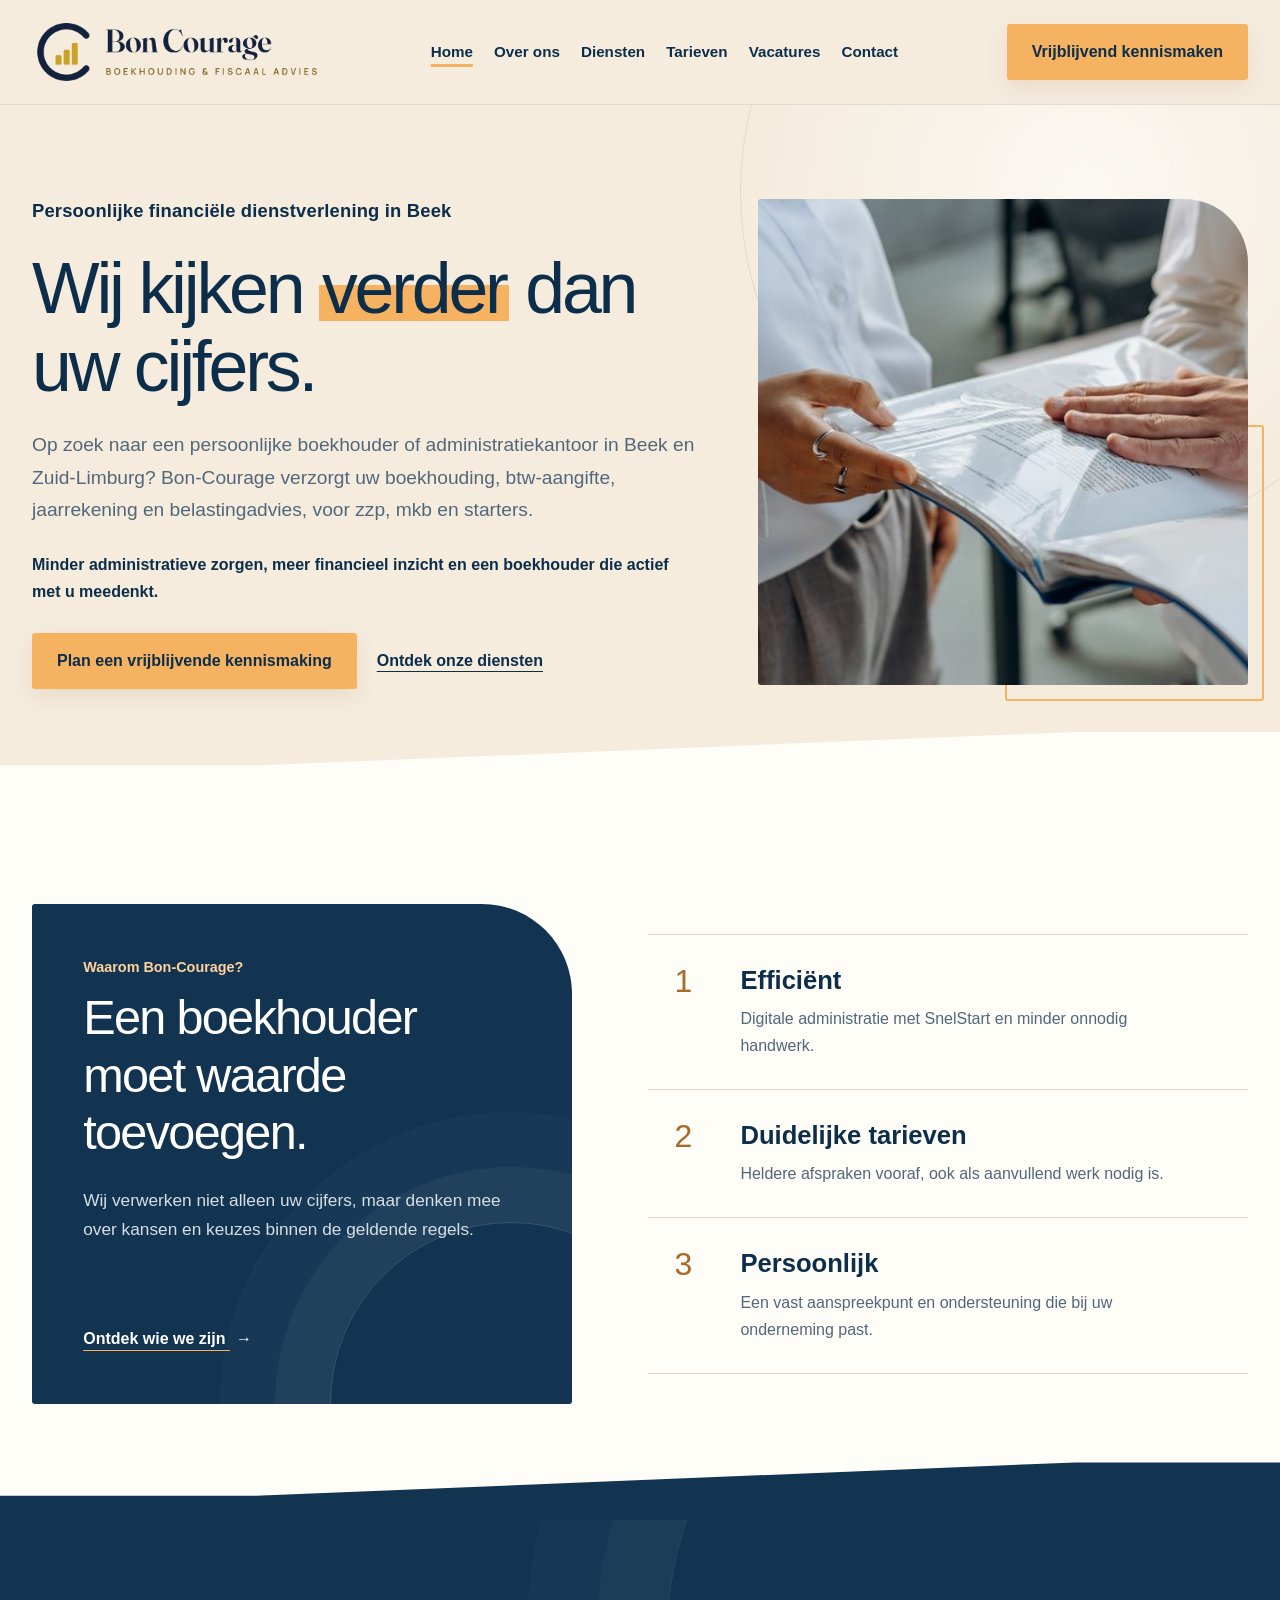
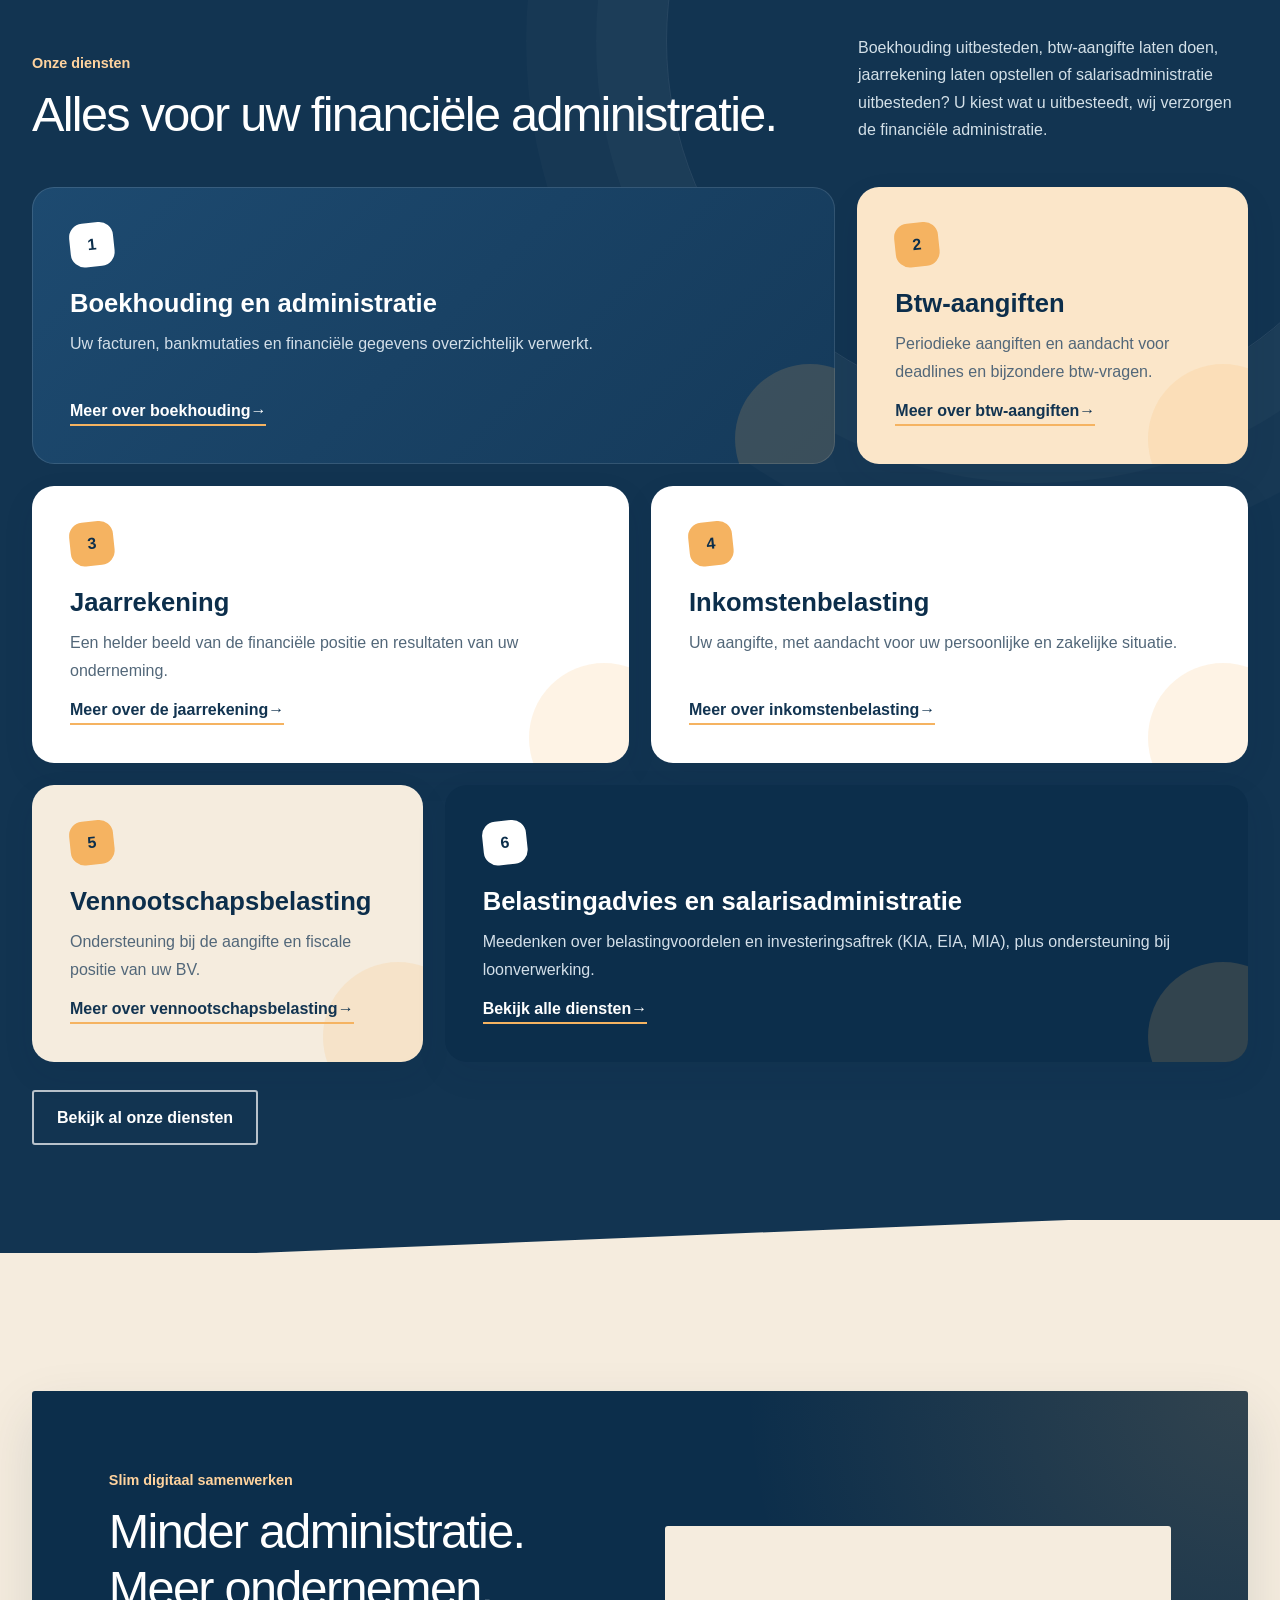
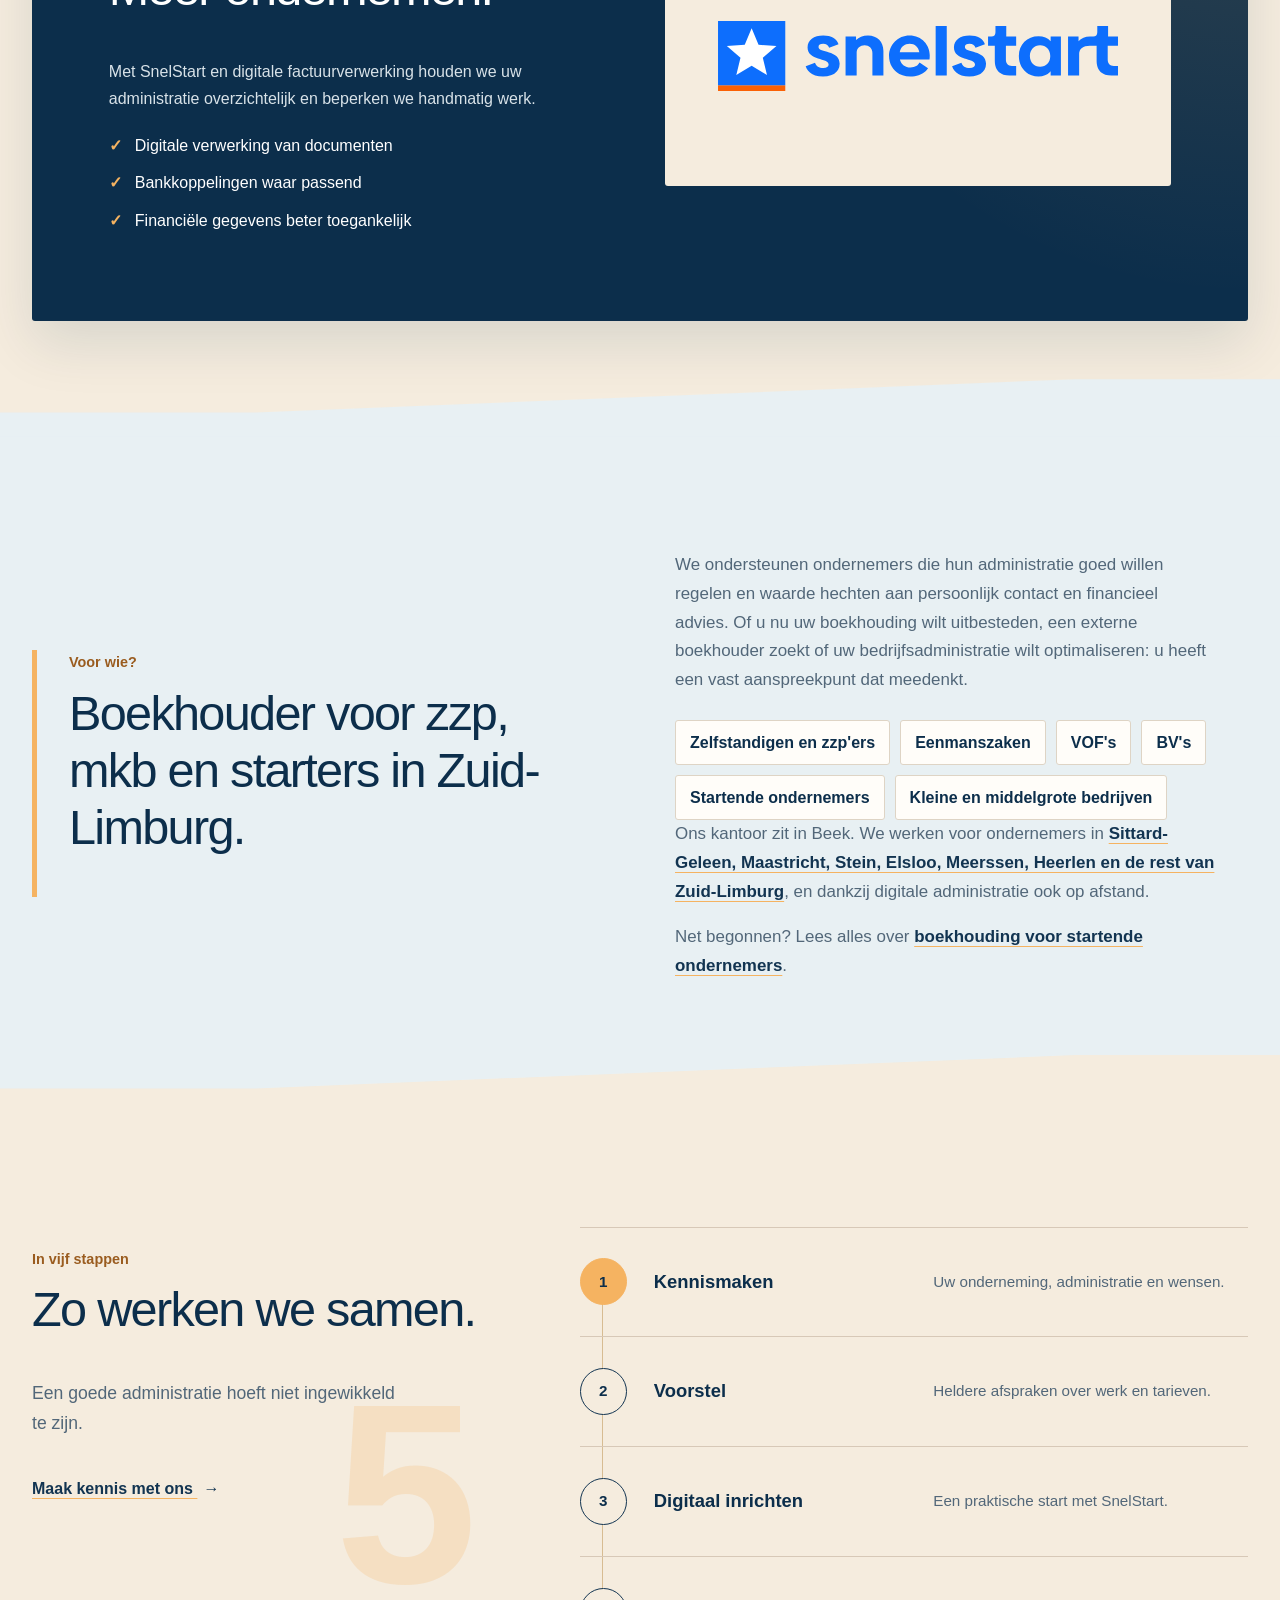
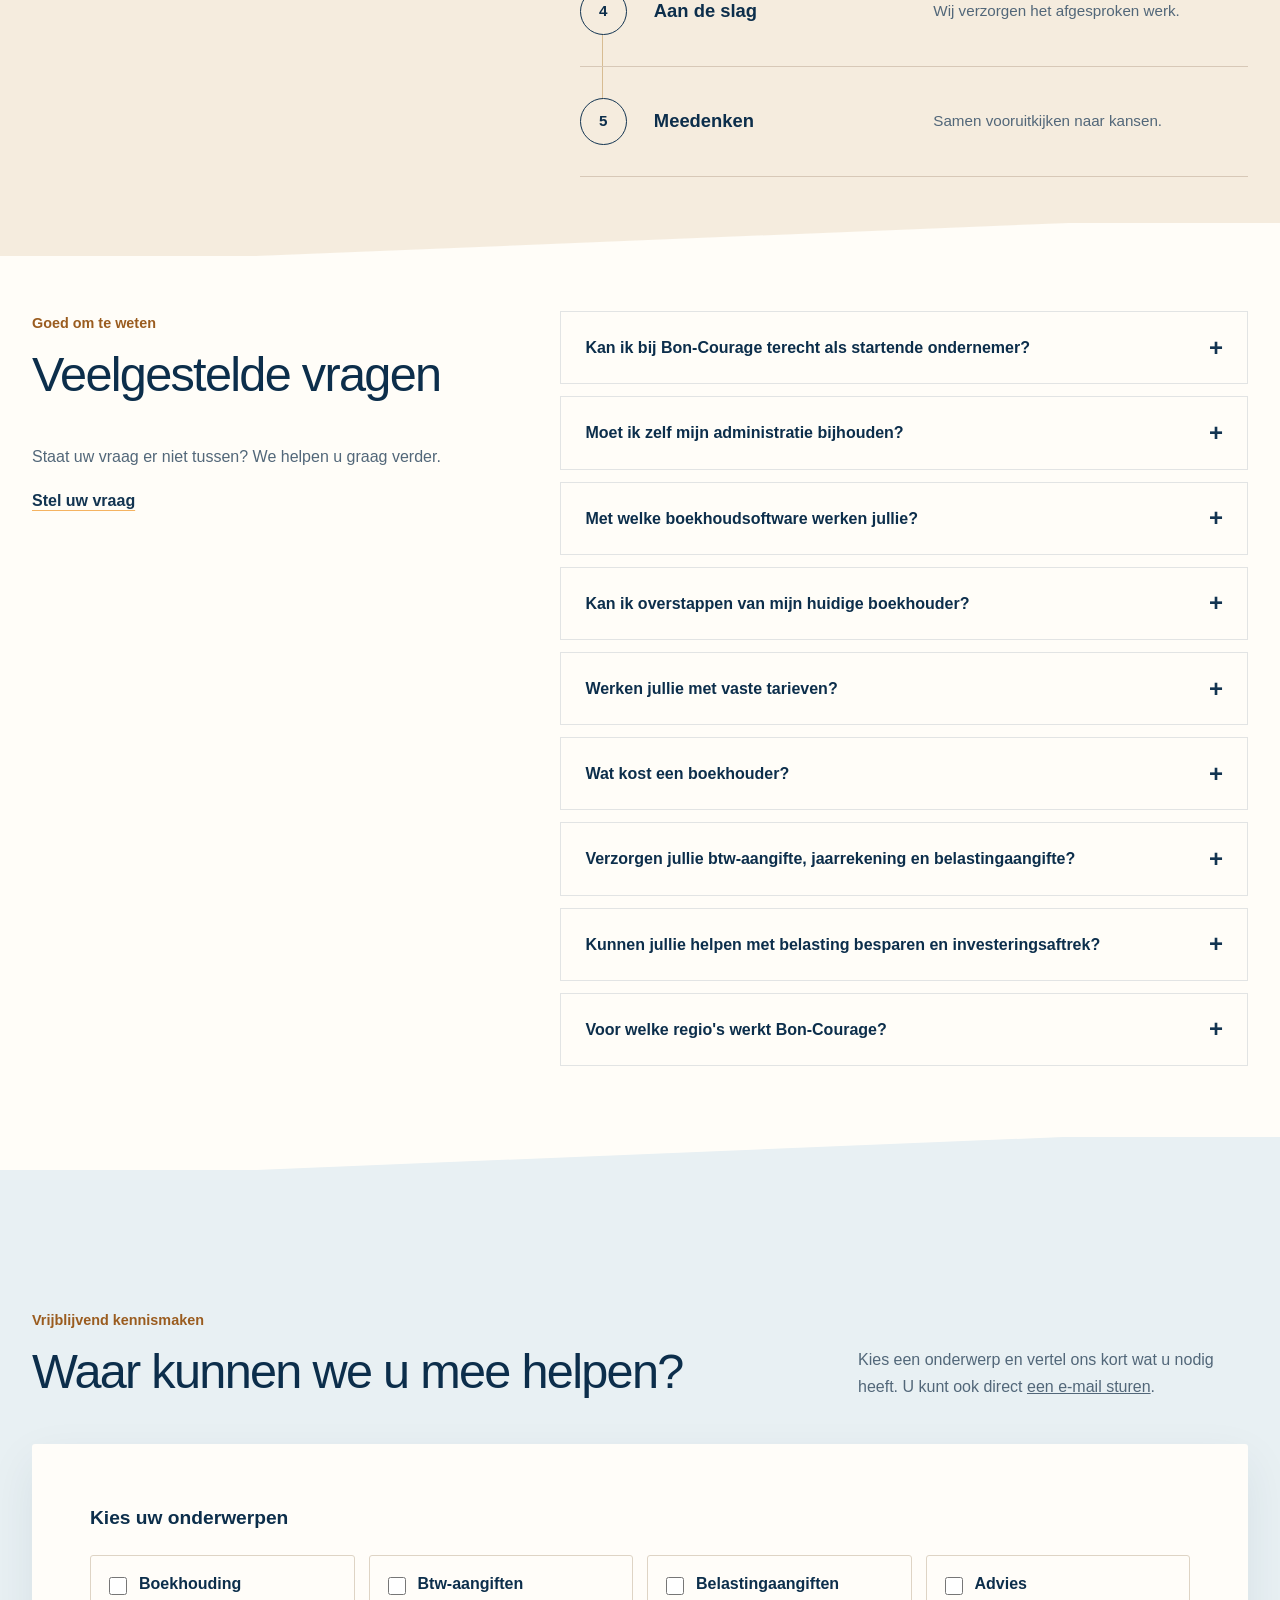
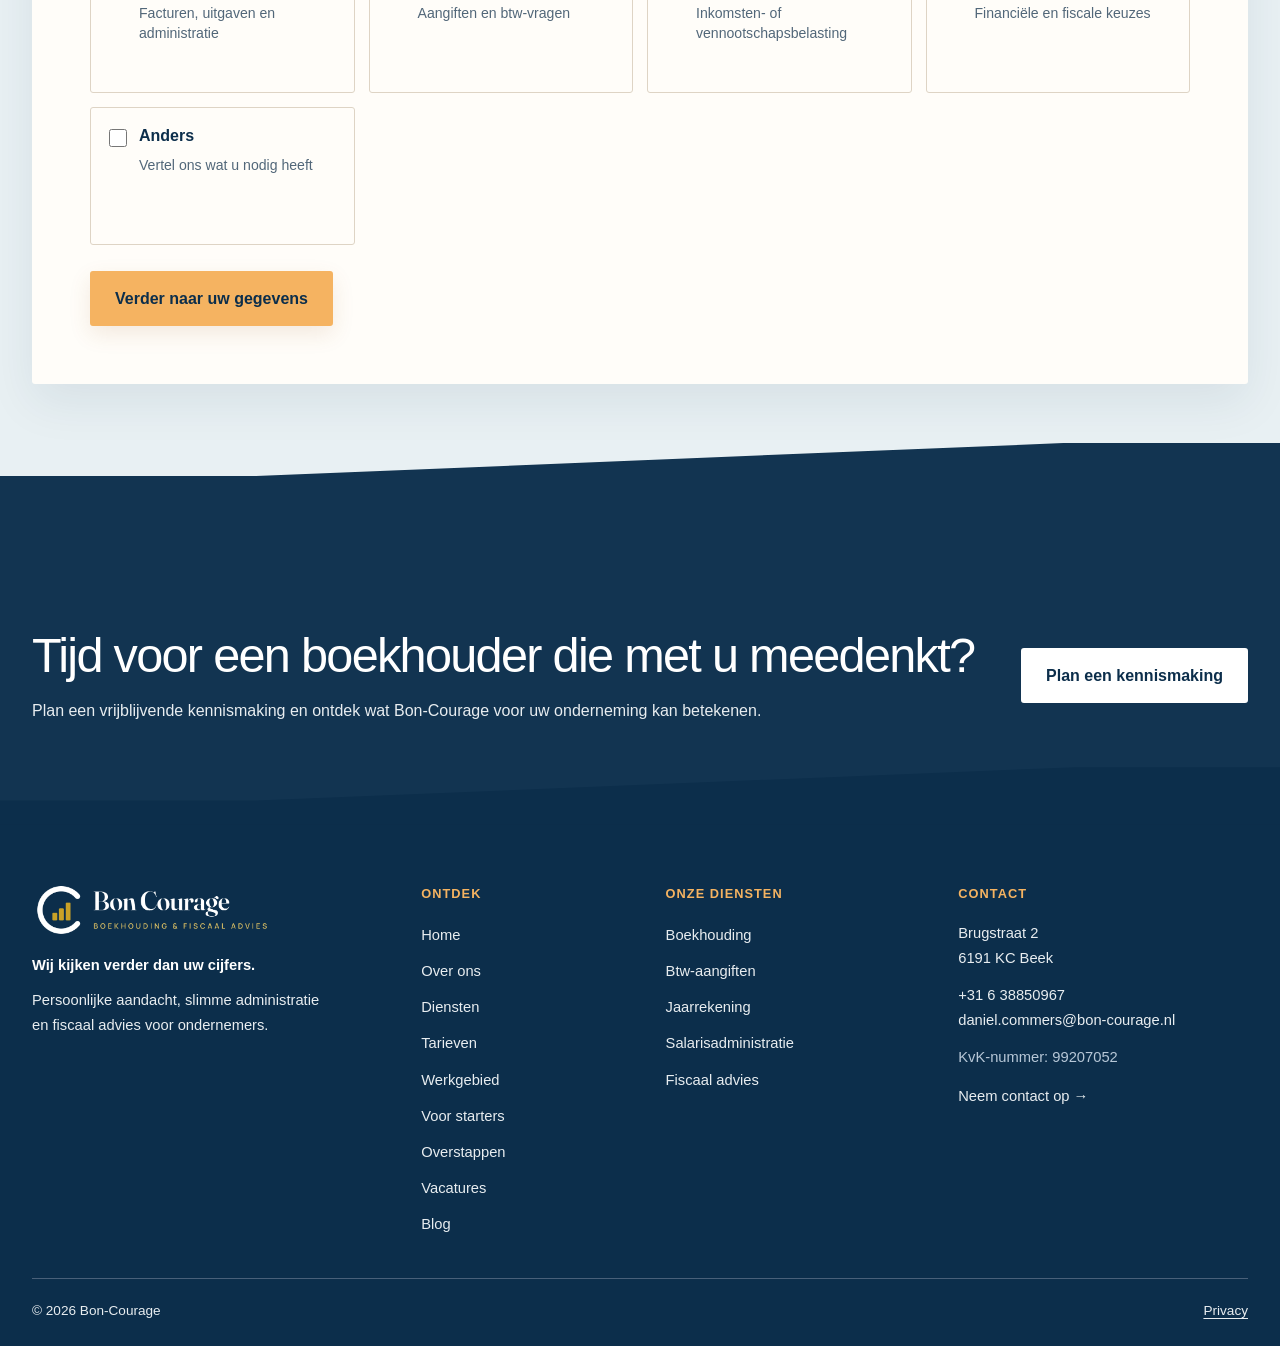
<file: index.html>
<!doctype html>
<html lang="nl">
<head>
    <meta charset="utf-8">
    <meta name="viewport" content="width=device-width, initial-scale=1">
    <meta name="description" content="Persoonlijke boekhouder en administratiekantoor in Beek voor zzp, mkb en starters in Zuid-Limburg. Boekhouding uitbesteden, btw, jaarrekening en belastingadvies met duidelijke tarieven.">
    <link rel="canonical" href="https://bon-courage.nl/">
    <meta name="theme-color" content="#f5ecde">
    <meta property="og:type" content="website">
    <meta property="og:locale" content="nl_NL">
    <meta property="og:site_name" content="Bon Courage">
    <meta property="og:url" content="https://bon-courage.nl/">
    <meta property="og:title" content="Boekhouder Beek en Zuid-Limburg | Bon-Courage">
    <meta property="og:description" content="Persoonlijke boekhouder en administratiekantoor voor zzp, mkb en starters in Beek, Sittard-Geleen, Maastricht en heel Zuid-Limburg.">
    <title>Boekhouder Beek &amp; Zuid-Limburg | Administratiekantoor voor ondernemers | Bon-Courage</title>
    <link rel="icon" href="favicon.ico" sizes="48x48">
    <link rel="icon" href="favicon.svg" type="image/svg+xml">
    <link rel="apple-touch-icon" href="apple-touch-icon.png">
    <link rel="manifest" href="site.webmanifest">
    <meta property="og:image" content="https://bon-courage.nl/assets/images/og-image-1200x630.png">
    <link rel="stylesheet" href="assets/css/style.css?v=20261125-3">
    <script src="assets/js/animations.js?v=20261125" defer></script>
    <script src="assets/js/navigation.js?v=20261125" defer></script>
    <script src="assets/js/aanvraag.js?v=20261125" defer></script>
    <script type="application/ld+json">
        {
            "@context": "https://schema.org",
            "@type": "AccountingService",
            "name": "Bon-Courage",
            "url": "https://bon-courage.nl/",
            "email": "daniel.commers@bon-courage.nl",
            "telephone": "+31 6 38850967",
            "address": {
                "@type": "PostalAddress",
                "streetAddress": "Brugstraat 2",
                "postalCode": "6191 KC",
                "addressLocality": "Beek",
                "addressCountry": "NL"
            },
            "image": "https://bon-courage.nl/assets/images/logo.png",
            "description": "Persoonlijk administratiekantoor en boekhouder voor zzp'ers, mkb, starters en BV's in Beek en Zuid-Limburg.",
            "areaServed": [
                {"@type": "City", "name": "Beek"},
                {"@type": "City", "name": "Sittard-Geleen"},
                {"@type": "City", "name": "Maastricht"},
                {"@type": "City", "name": "Stein"},
                {"@type": "City", "name": "Elsloo"},
                {"@type": "City", "name": "Meerssen"},
                {"@type": "City", "name": "Born"},
                {"@type": "City", "name": "Echt"},
                {"@type": "City", "name": "Schinnen"},
                {"@type": "City", "name": "Heerlen"},
                {"@type": "City", "name": "Valkenburg"},
                {"@type": "City", "name": "Nuth"},
                {"@type": "City", "name": "Brunssum"},
                {"@type": "City", "name": "Kerkrade"},
                {"@type": "City", "name": "Landgraaf"},
                {"@type": "AdministrativeArea", "name": "Zuid-Limburg"},
                {"@type": "AdministrativeArea", "name": "Limburg"}
            ],
            "knowsAbout": ["Boekhouding", "Btw-aangifte", "Jaarrekening", "Inkomstenbelasting", "Vennootschapsbelasting", "Salarisadministratie", "Belastingadvies", "Investeringsaftrek"],
            "hasOfferCatalog": {
                "@type": "OfferCatalog",
                "name": "Diensten",
                "itemListElement": [
                    {"@type": "Offer", "itemOffered": {"@type": "Service", "name": "Boekhouding en financiële administratie uitbesteden"}},
                    {"@type": "Offer", "itemOffered": {"@type": "Service", "name": "Btw-aangifte en ICP-opgaaf"}},
                    {"@type": "Offer", "itemOffered": {"@type": "Service", "name": "Jaarrekening laten opstellen"}},
                    {"@type": "Offer", "itemOffered": {"@type": "Service", "name": "Inkomstenbelasting- en vennootschapsbelastingaangifte"}},
                    {"@type": "Offer", "itemOffered": {"@type": "Service", "name": "Salarisadministratie"}},
                    {"@type": "Offer", "itemOffered": {"@type": "Service", "name": "Belastingadvies en investeringsaftrek (KIA, EIA, MIA)"}}
                ]
            }
        }
    </script>
    <script type="application/ld+json">
        {
            "@context": "https://schema.org",
            "@type": "FAQPage",
            "mainEntity": [
                {"@type": "Question", "name": "Kan ik bij Bon-Courage terecht als startende ondernemer?", "acceptedAnswer": {"@type": "Answer", "text": "Zeker. We helpen u de administratie praktisch in te richten en bespreken de financiële en fiscale aandachtspunten bij de start."}},
                {"@type": "Question", "name": "Wat kost een boekhouder?", "acceptedAnswer": {"@type": "Answer", "text": "Dat hangt af van het aantal transacties, de rechtsvorm en hoeveel u zelf doet. Voor terugkerend werk maken we zoveel mogelijk vaste prijsafspraken, bijvoorbeeld een vast maandbedrag, die we vooraf met u bespreken."}},
                {"@type": "Question", "name": "Moet ik zelf mijn administratie bijhouden?", "acceptedAnswer": {"@type": "Answer", "text": "Niet per se. U kunt uw administratie zelf voorbereiden of meer van de verwerking aan ons uitbesteden. We bespreken samen wat past."}},
                {"@type": "Question", "name": "Met welke boekhoudsoftware werken jullie?", "acceptedAnswer": {"@type": "Answer", "text": "We werken met SnelStart om administraties digitaal te verwerken en waar mogelijk processen te automatiseren."}},
                {"@type": "Question", "name": "Kan ik overstappen van mijn huidige boekhouder?", "acceptedAnswer": {"@type": "Answer", "text": "Ja. We bekijken samen hoe uw administratie is ingericht en wat nodig is voor een soepele overstap."}},
                {"@type": "Question", "name": "Werken jullie met vaste tarieven?", "acceptedAnswer": {"@type": "Answer", "text": "Voor standaardwerkzaamheden maken we zoveel mogelijk vaste prijsafspraken. Aanvullende werkzaamheden bespreken we vooraf."}},
                {"@type": "Question", "name": "Verzorgen jullie btw-aangifte, jaarrekening en belastingaangifte?", "acceptedAnswer": {"@type": "Answer", "text": "Ja. Naast de dagelijkse boekhouding verzorgen we btw-aangiften en ICP-opgaaf, de jaarrekening en de aangifte inkomstenbelasting of vennootschapsbelasting."}},
                {"@type": "Question", "name": "Kunnen jullie helpen met belasting besparen en investeringsaftrek?", "acceptedAnswer": {"@type": "Answer", "text": "We denken actief mee over fiscale mogelijkheden binnen de geldende regels, zoals de kleinschaligheidsinvesteringsaftrek (KIA), energie-investeringsaftrek (EIA) en milieu-investeringsaftrek (MIA), en controleren of u hier gebruik van kunt maken."}},
                {"@type": "Question", "name": "Voor welke regio's werkt Bon-Courage?", "acceptedAnswer": {"@type": "Answer", "text": "Vanuit Beek werken we voor ondernemers in heel Zuid-Limburg, onder meer in Sittard-Geleen, Maastricht, Stein, Elsloo, Meerssen, Heerlen en omgeving. Dankzij digitale administratie kan dat ook op afstand."}}
            ]
        }
    </script>
</head>
<body>
    <a class="skip-link" href="#main">Ga naar de inhoud</a>

    <header class="site-header">
        <nav class="navbar container" aria-label="Hoofdnavigatie">
            <a class="brand" href="index.html" aria-label="Bon Courage, naar de startpagina">
                <img src="assets/images/logo-navbar.png?v=20261125" alt="Bon-Courage" class="site-logo" width="870" height="609">
            </a>
            <button class="nav-toggle" type="button" aria-controls="main-navigation" aria-expanded="false" aria-label="Menu openen">
                <span class="nav-toggle-icon" aria-hidden="true"><span></span><span></span><span></span></span> Menu
            </button>
            <ul class="nav-links" id="main-navigation">
                <li><a href="index.html" class="nav-active">Home</a></li>
                <li><a href="over.html">Over ons</a></li>
                <li><a href="diensten.html">Diensten</a></li>
                <li><a href="tarieven.html">Tarieven</a></li>
                <li><a href="vacatures.html">Vacatures</a></li>
                <li><a href="contact.html">Contact</a></li>
            </ul>
            <a class="button button-primary nav-cta" href="contact.html">Vrijblijvend kennismaken</a>
        </nav>
    </header>

    <main id="main">
        <section class="home-hero shape-divider shape-to-white">
            <div class="container home-hero-layout">
                <div class="home-hero-copy">
                    <p class="hero-eyebrow">Persoonlijke financiële dienstverlening in Beek</p>
                    <h1>Wij kijken <em>verder</em> dan uw cijfers.</h1>
                    <p class="hero-lead">Op zoek naar een persoonlijke boekhouder of administratiekantoor in Beek en Zuid-Limburg? Bon-Courage verzorgt uw boekhouding, btw-aangifte, jaarrekening en belastingadvies, voor zzp, mkb en starters.</p>
                    <p class="hero-promise">Minder administratieve zorgen, meer financieel inzicht en een boekhouder die actief met u meedenkt.</p>
                    <div class="hero-actions">
                        <a class="button button-primary" href="contact.html">Plan een vrijblijvende kennismaking</a>
                        <a class="hero-link" href="diensten.html">Ontdek onze diensten</a>
                    </div>
                </div>
                <div class="home-hero-photo">
                    <img src="assets/images/overleg-stock.jpg?v=20261125" alt="Ondernemers overleggen aan tafel" width="800" height="533">
                </div>
            </div>
        </section>

        <section class="section-space section-warm home-values-section shape-divider shape-to-navy">
            <div class="container home-values-layout">
                <div class="home-values-intro">
                    <p class="section-label">Waarom Bon-Courage?</p>
                    <h2>Een boekhouder moet waarde toevoegen.</h2>
                    <p>Wij verwerken niet alleen uw cijfers, maar denken mee over kansen en keuzes binnen de geldende regels.</p>
                    <a href="over.html">Ontdek wie we zijn <span aria-hidden="true">→</span></a>
                </div>
                <div class="value-grid">
                    <article class="value-card"><span class="value-number" aria-hidden="true">1</span><div><h3>Efficiënt</h3><p>Digitale administratie met SnelStart en minder onnodig handwerk.</p></div></article>
                    <article class="value-card"><span class="value-number" aria-hidden="true">2</span><div><h3>Duidelijke tarieven</h3><p>Heldere afspraken vooraf, ook als aanvullend werk nodig is.</p></div></article>
                    <article class="value-card"><span class="value-number" aria-hidden="true">3</span><div><h3>Persoonlijk</h3><p>Een vast aanspreekpunt en ondersteuning die bij uw onderneming past.</p></div></article>
                </div>
            </div>
        </section>

        <section class="section-space home-services-section shape-divider shape-to-warm">
            <div class="container">
                <div class="section-heading">
                    <div><p class="section-label">Onze diensten</p><h2>Alles voor uw financiële administratie.</h2></div>
                    <p>Boekhouding uitbesteden, btw-aangifte laten doen, jaarrekening laten opstellen of salarisadministratie uitbesteden? U kiest wat u uitbesteedt, wij verzorgen de financiële administratie.</p>
                </div>
                <div class="feature-grid home-bento">
                    <article class="service-card"><h3>Boekhouding en administratie</h3><p>Uw facturen, bankmutaties en financiële gegevens overzichtelijk verwerkt.</p><a href="diensten.html#boekhouding">Meer over boekhouding</a></article>
                    <article class="service-card"><h3>Btw-aangiften</h3><p>Periodieke aangiften en aandacht voor deadlines en bijzondere btw-vragen.</p><a href="diensten.html#btw">Meer over btw-aangiften</a></article>
                    <article class="service-card"><h3>Jaarrekening</h3><p>Een helder beeld van de financiële positie en resultaten van uw onderneming.</p><a href="diensten.html#jaarrekening">Meer over de jaarrekening</a></article>
                    <article class="service-card"><h3>Inkomstenbelasting</h3><p>Uw aangifte, met aandacht voor uw persoonlijke en zakelijke situatie.</p><a href="diensten.html#inkomstenbelasting">Meer over inkomstenbelasting</a></article>
                    <article class="service-card"><h3>Vennootschapsbelasting</h3><p>Ondersteuning bij de aangifte en fiscale positie van uw BV.</p><a href="diensten.html#vennootschapsbelasting">Meer over vennootschapsbelasting</a></article>
                    <article class="service-card"><h3>Belastingadvies en salarisadministratie</h3><p>Meedenken over belastingvoordelen en investeringsaftrek (KIA, EIA, MIA), plus ondersteuning bij loonverwerking.</p><a href="diensten.html#advies">Bekijk alle diensten</a></article>
                </div>
                <p class="hero-actions"><a class="button button-outline" href="diensten.html">Bekijk al onze diensten</a></p>
            </div>
        </section>

        <section class="section-space section-warm home-software-section shape-divider shape-to-blue">
            <div class="container software-panel">
                <div>
                    <p class="section-label">Slim digitaal samenwerken</p>
                    <h2>Minder administratie. Meer ondernemen.</h2>
                    <p>Met SnelStart en digitale factuurverwerking houden we uw administratie overzichtelijk en beperken we handmatig werk.</p>
                    <ul class="check-list"><li>Digitale verwerking van documenten</li><li>Bankkoppelingen waar passend</li><li>Financiële gegevens beter toegankelijk</li></ul>
                </div>
                <div class="software-mark"><img src="assets/images/snelstart-logo.svg?v=20261125" alt="SnelStart" width="4000" height="706" loading="lazy"></div>
            </div>
        </section>

        <section class="section-space home-audience-section shape-divider shape-to-warm">
            <div class="container editorial-split">
                <div><p class="section-label">Voor wie?</p><h2>Boekhouder voor zzp, mkb en starters in Zuid-Limburg.</h2></div>
                <div class="editorial-copy">
                    <p>We ondersteunen ondernemers die hun administratie goed willen regelen en waarde hechten aan persoonlijk contact en financieel advies. Of u nu uw boekhouding wilt uitbesteden, een externe boekhouder zoekt of uw bedrijfsadministratie wilt optimaliseren: u heeft een vast aanspreekpunt dat meedenkt.</p>
                    <ul class="audience-list"><li>Zelfstandigen en zzp'ers</li><li>Eenmanszaken</li><li>VOF's</li><li>BV's</li><li>Startende ondernemers</li><li>Kleine en middelgrote bedrijven</li></ul>
                    <p>Ons kantoor zit in Beek. We werken voor ondernemers in <a class="text-link" href="werkgebied.html">Sittard-Geleen, Maastricht, Stein, Elsloo, Meerssen, Heerlen en de rest van Zuid-Limburg</a>, en dankzij digitale administratie ook op afstand.</p>
                    <p>Net begonnen? Lees alles over <a class="text-link" href="starters.html">boekhouding voor startende ondernemers</a>.</p>
                </div>
            </div>
        </section>

        <section class="section-space section-warm process-section home-process-section shape-divider shape-to-white">
            <div class="container home-process-layout">
                <div class="home-process-intro">
                    <span class="home-process-mark" aria-hidden="true">5</span>
                    <p class="section-label">In vijf stappen</p>
                    <h2>Zo werken we samen.</h2>
                    <p>Een goede administratie hoeft niet ingewikkeld te zijn.</p>
                    <a class="text-link" href="contact.html">Maak kennis met ons <span aria-hidden="true">→</span></a>
                </div>
                <ol class="steps">
                    <li><h3>Kennismaken</h3><p>Uw onderneming, administratie en wensen.</p></li>
                    <li><h3>Voorstel</h3><p>Heldere afspraken over werk en tarieven.</p></li>
                    <li><h3>Digitaal inrichten</h3><p>Een praktische start met SnelStart.</p></li>
                    <li><h3>Aan de slag</h3><p>Wij verzorgen het afgesproken werk.</p></li>
                    <li><h3>Meedenken</h3><p>Samen vooruitkijken naar kansen.</p></li>
                </ol>
            </div>
        </section>

        <section class="section-space faq-section home-faq-section shape-divider shape-to-blue">
            <div class="container faq-layout">
                <div><p class="section-label">Goed om te weten</p><h2>Veelgestelde vragen</h2><p>Staat uw vraag er niet tussen? We helpen u graag verder.</p><a class="text-link" href="contact.html">Stel uw vraag</a></div>
                <div class="faq-list">
                    <details><summary>Kan ik bij Bon-Courage terecht als startende ondernemer?</summary><p>Zeker. We helpen u de administratie praktisch in te richten en bespreken de financiële en fiscale aandachtspunten bij de start.</p></details>
                    <details><summary>Moet ik zelf mijn administratie bijhouden?</summary><p>Niet per se. U kunt uw administratie zelf voorbereiden of meer van de verwerking aan ons uitbesteden. We bespreken samen wat past.</p></details>
                    <details><summary>Met welke boekhoudsoftware werken jullie?</summary><p>We werken met SnelStart om administraties digitaal te verwerken en waar mogelijk processen te automatiseren.</p></details>
                    <details><summary>Kan ik overstappen van mijn huidige boekhouder?</summary><p>Ja. We bekijken samen hoe uw administratie is ingericht en wat nodig is voor een soepele overstap.</p></details>
                    <details><summary>Werken jullie met vaste tarieven?</summary><p>Voor standaardwerkzaamheden maken we zoveel mogelijk vaste prijsafspraken. Aanvullende werkzaamheden bespreken we vooraf.</p></details>
                    <details><summary>Wat kost een boekhouder?</summary><p>Dat hangt af van het aantal transacties, uw rechtsvorm en hoeveel u zelf doet. Voor terugkerend werk maken we zoveel mogelijk vaste prijsafspraken, bijvoorbeeld een vast maandbedrag. <a href="tarieven.html">Lees hoe onze tarieven werken</a>.</p></details>
                    <details><summary>Verzorgen jullie btw-aangifte, jaarrekening en belastingaangifte?</summary><p>Ja. Naast de dagelijkse boekhouding verzorgen we btw-aangiften en ICP-opgaaf, de jaarrekening en de aangifte inkomstenbelasting of vennootschapsbelasting.</p></details>
                    <details><summary>Kunnen jullie helpen met belasting besparen en investeringsaftrek?</summary><p>We denken actief mee over fiscale mogelijkheden binnen de geldende regels, zoals de kleinschaligheidsinvesteringsaftrek (KIA), energie-investeringsaftrek (EIA) en milieu-investeringsaftrek (MIA), en controleren of u hier gebruik van kunt maken.</p></details>
                    <details><summary>Voor welke regio's werkt Bon-Courage?</summary><p>Vanuit Beek werken we voor ondernemers in heel Zuid-Limburg, onder meer in Sittard-Geleen, Maastricht, Stein, Elsloo, Meerssen, Heerlen en omgeving. <a href="werkgebied.html">Bekijk ons werkgebied</a>.</p></details>
                </div>
            </div>
        </section>

        <section class="section-space expertise-section home-expertise-section shape-divider shape-to-navy" id="aanvraag">
            <div class="container">
                <div class="section-heading">
                    <div><p class="section-label">Vrijblijvend kennismaken</p><h2>Waar kunnen we u mee helpen?</h2></div>
                    <p>Kies een onderwerp en vertel ons kort wat u nodig heeft. U kunt ook direct <a href="mailto:daniel.commers@bon-courage.nl">een e-mail sturen</a>.</p>
                </div>
                <form id="aanvraag-form" class="request-form" hidden>
                    <fieldset id="expertise-step">
                        <legend>Kies uw onderwerpen</legend>
                        <div class="choice-grid">
                            <label class="choice-card"><input type="checkbox" name="expertise" value="Boekhouding"><span><strong>Boekhouding</strong><small>Facturen, uitgaven en administratie</small></span></label>
                            <label class="choice-card"><input type="checkbox" name="expertise" value="Btw-aangiften"><span><strong>Btw-aangiften</strong><small>Aangiften en btw-vragen</small></span></label>
                            <label class="choice-card"><input type="checkbox" name="expertise" value="Belastingaangiften"><span><strong>Belastingaangiften</strong><small>Inkomsten- of vennootschapsbelasting</small></span></label>
                            <label class="choice-card"><input type="checkbox" name="expertise" value="Advies"><span><strong>Advies</strong><small>Financiële en fiscale keuzes</small></span></label>
                            <label class="choice-card"><input type="checkbox" name="expertise" value="Anders"><span><strong>Anders</strong><small>Vertel ons wat u nodig heeft</small></span></label>
                        </div>
                        <p id="expertise-error" class="form-error" role="alert" hidden>Kies minimaal één onderwerp om verder te gaan.</p>
                        <button class="button button-primary" id="request-next" type="button">Verder naar uw gegevens</button>
                    </fieldset>
                    <fieldset id="details-step" hidden disabled>
                        <legend>Uw gegevens</legend>
                        <div class="form-grid">
                            <label>Naam <span aria-hidden="true">*</span><input name="name" autocomplete="name" maxlength="100" required></label>
                            <label>E-mailadres <span aria-hidden="true">*</span><input name="email" type="email" autocomplete="email" maxlength="254" required></label>
                            <label>Telefoonnummer <span class="optional">(optioneel)</span><input name="phone" type="tel" autocomplete="tel" maxlength="40"></label>
                            <label>Bedrijfsnaam <span class="optional">(optioneel)</span><input name="company" autocomplete="organization" maxlength="100"></label>
                            <label class="form-wide">Uw vraag <span aria-hidden="true">*</span><textarea name="message" rows="5" maxlength="1500" required></textarea></label>
                        </div>
                        <p class="form-note">Hiermee maakt u een e-mail aan in uw eigen e-mailprogramma. U controleert en verstuurt het bericht zelf.</p>
                        <div class="form-actions"><button class="button button-outline" id="request-back" type="button">Terug</button><button class="button button-primary" type="submit">Maak e-mail klaar</button></div>
                        <p id="request-ready" class="request-ready" role="status" hidden>Uw bericht is nog niet verstuurd. <a id="request-mail" href="mailto:daniel.commers@bon-courage.nl">Open uw e-mailprogramma</a> en verstuur het daar.</p>
                    </fieldset>
                </form>
                <noscript><p>Om de keuzehulp te gebruiken is JavaScript nodig. U kunt ook direct <a href="mailto:daniel.commers@bon-courage.nl">een e-mail sturen</a>.</p></noscript>
            </div>
        </section>

        <section class="contact-band shape-divider shape-to-deep">
            <div class="container contact-band-inner">
                <div><h2>Tijd voor een boekhouder die met u meedenkt?</h2><p>Plan een vrijblijvende kennismaking en ontdek wat Bon-Courage voor uw onderneming kan betekenen.</p></div>
                <a class="button button-light" href="contact.html">Plan een kennismaking</a>
            </div>
        </section>
    </main>

    <footer class="site-footer">
        <div class="container footer-grid">
            <div class="footer-col footer-brand">
                <a class="footer-logo" href="index.html" aria-label="Bon-Courage, naar de startpagina"><img src="assets/images/logo-footer.png?v=20261125" alt="Bon-Courage" width="870" height="609" loading="lazy"></a>
                <p class="footer-tagline">Wij kijken verder dan uw cijfers.</p>
                <p>Persoonlijke aandacht, slimme administratie en fiscaal advies voor ondernemers.</p>
            </div>
            <nav class="footer-col" aria-label="Footer navigatie">
                <h2>Ontdek</h2>
                <ul>
                    <li><a href="index.html">Home</a></li>
                    <li><a href="over.html">Over ons</a></li>
                    <li><a href="diensten.html">Diensten</a></li>
                    <li><a href="tarieven.html">Tarieven</a></li>
                    <li><a href="werkgebied.html">Werkgebied</a></li>
                    <li><a href="starters.html">Voor starters</a></li>
                    <li><a href="overstappen.html">Overstappen</a></li>
                    <li><a href="vacatures.html">Vacatures</a></li>
                    <li><a href="blog.html">Blog</a></li>
                </ul>
            </nav>
            <nav class="footer-col" aria-label="Onze diensten">
                <h2>Onze diensten</h2>
                <ul>
                    <li><a href="diensten.html#boekhouding">Boekhouding</a></li>
                    <li><a href="diensten.html#btw">Btw-aangiften</a></li>
                    <li><a href="diensten.html#jaarrekening">Jaarrekening</a></li>
                    <li><a href="diensten.html#salarisadministratie">Salarisadministratie</a></li>
                    <li><a href="diensten.html#advies">Fiscaal advies</a></li>
                </ul>
            </nav>
            <div class="footer-col">
                <h2>Contact</h2>
                <address class="footer-address"><p>Brugstraat 2<br>6191 KC Beek</p>
                    <p><a class="footer-contact-link" href="tel:+31638850967">+31 6 38850967</a><br><a class="footer-contact-link" href="mailto:daniel.commers@bon-courage.nl">daniel.commers@bon-courage.nl</a></p></address>
                <p class="footer-kvk">KvK-nummer: 99207052</p>
                <a class="footer-contact-link" href="contact.html">Neem contact op &rarr;</a>
            </div>
        </div>
        <div class="container footer-bottom">
            <p>&copy; 2026 Bon-Courage</p>
            <p><a href="privacy.html">Privacy</a></p>
        </div>
    </footer>
</body>
</html>
</file>
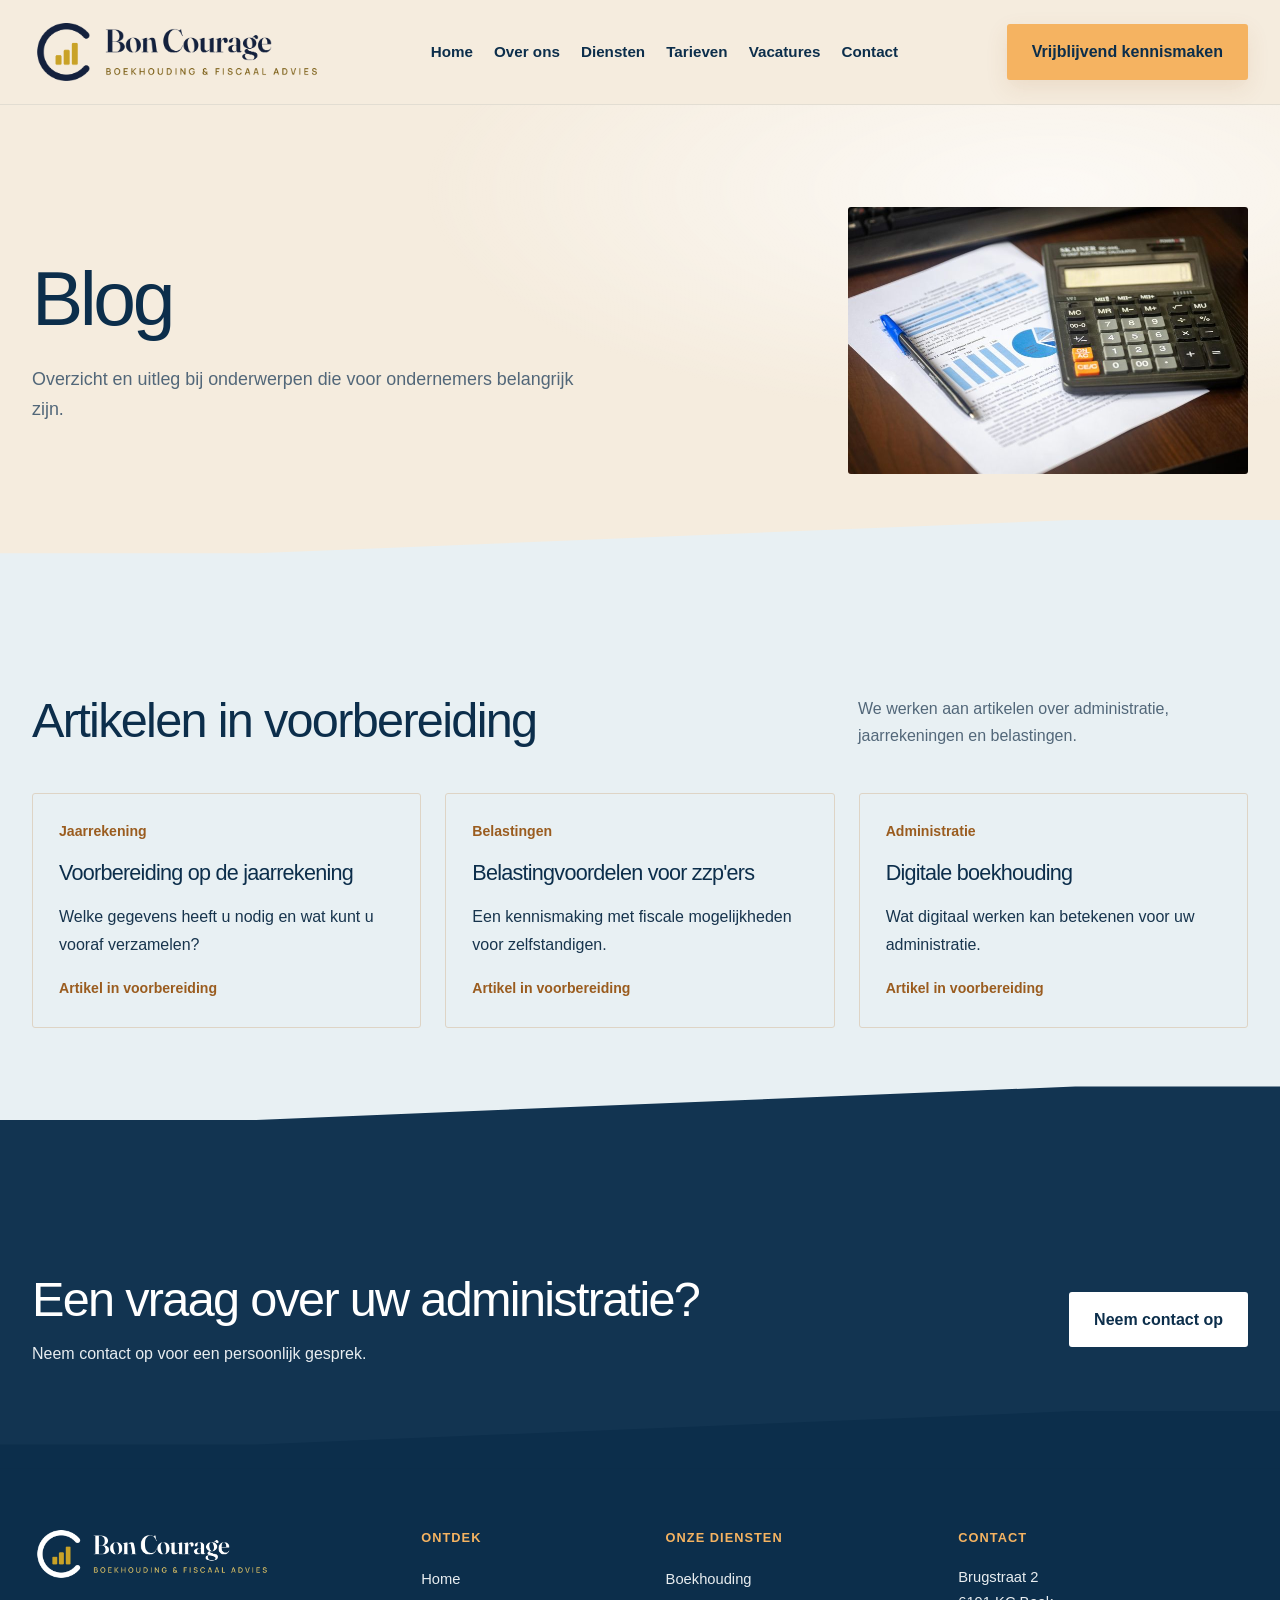
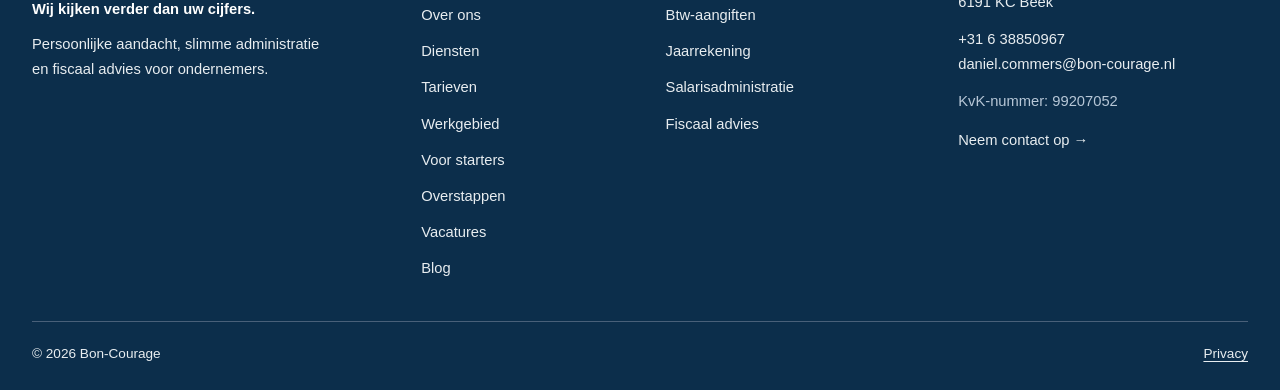
<file: blog.html>
<!doctype html>
<html lang="nl">
<head>
    <meta charset="utf-8">
    <meta name="viewport" content="width=device-width, initial-scale=1">
    <meta name="description" content="Blog van Bon-Courage, boekhouder in Beek. Tips over boekhouding uitbesteden, btw-aangifte, jaarrekening, belasting besparen en investeringsaftrek voor ondernemers.">
    <link rel="canonical" href="https://bon-courage.nl/blog.html">
    <title>Blog over boekhouding, btw en belastingvoordeel | Bon-Courage</title>
    <link rel="icon" href="favicon.ico" sizes="48x48">
    <link rel="icon" href="favicon.svg" type="image/svg+xml">
    <link rel="apple-touch-icon" href="apple-touch-icon.png">
    <link rel="manifest" href="site.webmanifest">
    <link rel="stylesheet" href="assets/css/style.css?v=20261125-3">
    <script src="assets/js/animations.js?v=20261125" defer></script>
    <script src="assets/js/navigation.js?v=20261125" defer></script>
</head>
<body>
    <a class="skip-link" href="#main">Ga naar de inhoud</a>

    <header class="site-header">
        <nav class="navbar container" aria-label="Hoofdnavigatie">
            <a class="brand" href="index.html" aria-label="Bon Courage, naar de startpagina">
                <img src="assets/images/logo-navbar.png?v=20261125" alt="Bon-Courage" class="site-logo" width="870" height="609">
            </a>
            <button class="nav-toggle" type="button" aria-controls="main-navigation" aria-expanded="false" aria-label="Menu openen">
                <span class="nav-toggle-icon" aria-hidden="true"><span></span><span></span><span></span></span> Menu
            </button>
            <ul class="nav-links" id="main-navigation">
                <li><a href="index.html">Home</a></li>
                <li><a href="over.html">Over ons</a></li>
                <li><a href="diensten.html">Diensten</a></li>
                <li><a href="tarieven.html">Tarieven</a></li>
                <li><a href="vacatures.html">Vacatures</a></li>
                <li><a href="contact.html">Contact</a></li>
            </ul>
            <a class="button button-primary nav-cta" href="contact.html">Vrijblijvend kennismaken</a>
        </nav>
    </header>

    <main id="main">
        <section class="hero-alt shape-divider shape-to-blue">
            <div class="container">
                <div class="hero-alt-layout">
                    <div>
                        <h1>Blog</h1>
                        <p class="hero-lead">Overzicht en uitleg bij onderwerpen die voor ondernemers belangrijk zijn.</p>
                    </div>
                    <img class="hero-alt-image" src="assets/images/jaarrekening-stock.jpg?v=20261125" alt="Financieel overzicht met grafieken en rekenmachine" width="800" height="533">
                </div>
            </div>
        </section>

        <section class="section-space shape-divider shape-to-navy">
            <div class="container">
                <div class="section-heading"><div><h2>Artikelen in voorbereiding</h2></div><p>We werken aan artikelen over administratie, jaarrekeningen en belastingen.</p></div>
                <div class="blog-list">
                    <article class="blog-post">
                        <p class="blog-meta">Jaarrekening</p>
                        <h2>Voorbereiding op de jaarrekening</h2>
                        <p>Welke gegevens heeft u nodig en wat kunt u vooraf verzamelen?</p>
                        <span class="article-status">Artikel in voorbereiding</span>
                    </article>

                    <article class="blog-post">
                        <p class="blog-meta">Belastingen</p>
                        <h2>Belastingvoordelen voor zzp'ers</h2>
                        <p>Een kennismaking met fiscale mogelijkheden voor zelfstandigen.</p>
                        <span class="article-status">Artikel in voorbereiding</span>
                    </article>

                    <article class="blog-post">
                        <p class="blog-meta">Administratie</p>
                        <h2>Digitale boekhouding</h2>
                        <p>Wat digitaal werken kan betekenen voor uw administratie.</p>
                        <span class="article-status">Artikel in voorbereiding</span>
                    </article>
                </div>
            </div>
        </section>
        <section class="contact-band shape-divider shape-to-deep"><div class="container contact-band-inner"><div><h2>Een vraag over uw administratie?</h2><p>Neem contact op voor een persoonlijk gesprek.</p></div><a class="button button-light" href="contact.html">Neem contact op</a></div></section>
    </main>

    <footer class="site-footer">
        <div class="container footer-grid">
            <div class="footer-col footer-brand">
                <a class="footer-logo" href="index.html" aria-label="Bon-Courage, naar de startpagina"><img src="assets/images/logo-footer.png?v=20261125" alt="Bon-Courage" width="870" height="609" loading="lazy"></a>
                <p class="footer-tagline">Wij kijken verder dan uw cijfers.</p>
                <p>Persoonlijke aandacht, slimme administratie en fiscaal advies voor ondernemers.</p>
            </div>
            <nav class="footer-col" aria-label="Footer navigatie">
                <h2>Ontdek</h2>
                <ul>
                    <li><a href="index.html">Home</a></li>
                    <li><a href="over.html">Over ons</a></li>
                    <li><a href="diensten.html">Diensten</a></li>
                    <li><a href="tarieven.html">Tarieven</a></li>
                    <li><a href="werkgebied.html">Werkgebied</a></li>
                    <li><a href="starters.html">Voor starters</a></li>
                    <li><a href="overstappen.html">Overstappen</a></li>
                    <li><a href="vacatures.html">Vacatures</a></li>
                    <li><a href="blog.html">Blog</a></li>
                </ul>
            </nav>
            <nav class="footer-col" aria-label="Onze diensten">
                <h2>Onze diensten</h2>
                <ul>
                    <li><a href="diensten.html#boekhouding">Boekhouding</a></li>
                    <li><a href="diensten.html#btw">Btw-aangiften</a></li>
                    <li><a href="diensten.html#jaarrekening">Jaarrekening</a></li>
                    <li><a href="diensten.html#salarisadministratie">Salarisadministratie</a></li>
                    <li><a href="diensten.html#advies">Fiscaal advies</a></li>
                </ul>
            </nav>
            <div class="footer-col">
                <h2>Contact</h2>
                <address class="footer-address"><p>Brugstraat 2<br>6191 KC Beek</p>
                    <p><a class="footer-contact-link" href="tel:+31638850967">+31 6 38850967</a><br><a class="footer-contact-link" href="mailto:daniel.commers@bon-courage.nl">daniel.commers@bon-courage.nl</a></p></address>
                <p class="footer-kvk">KvK-nummer: 99207052</p>
                <a class="footer-contact-link" href="contact.html">Neem contact op &rarr;</a>
            </div>
        </div>
        <div class="container footer-bottom">
            <p>&copy; 2026 Bon-Courage</p>
            <p><a href="privacy.html">Privacy</a></p>
        </div>
    </footer>
</body>
</html>
</file>
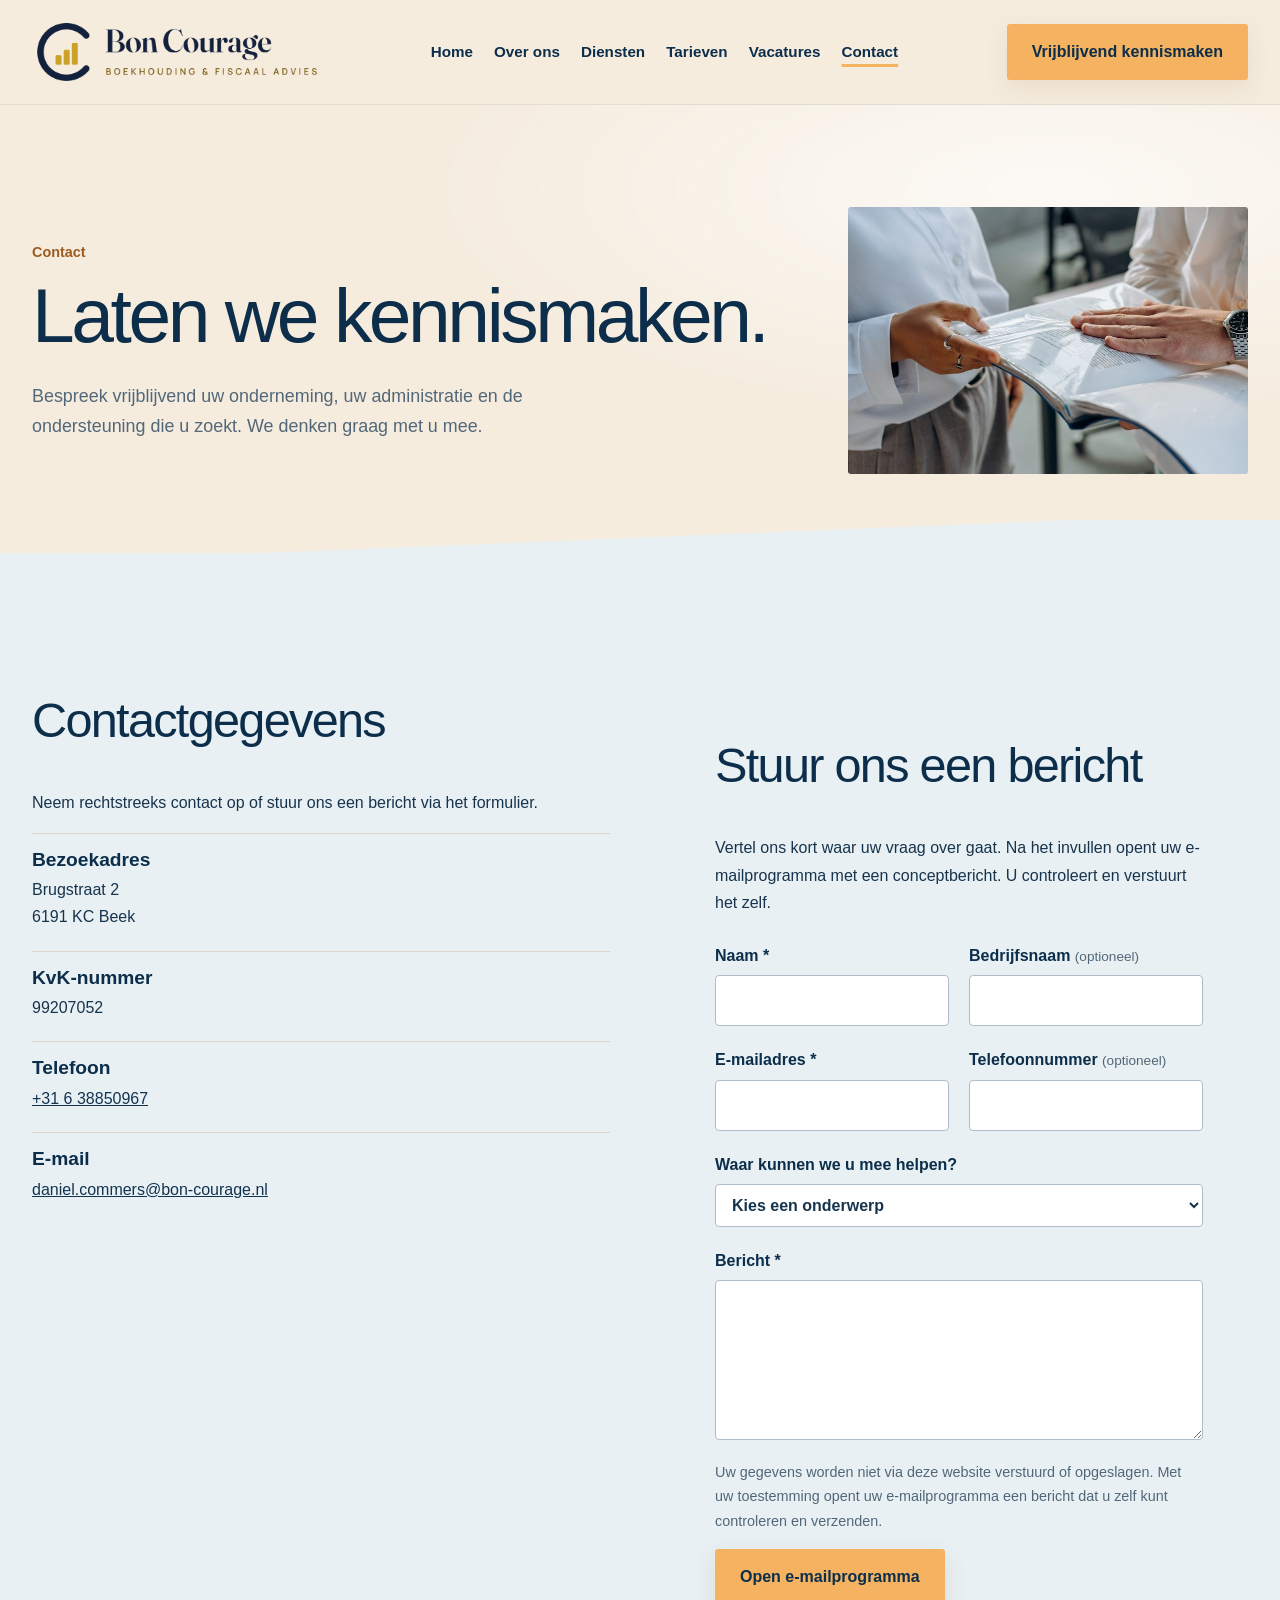
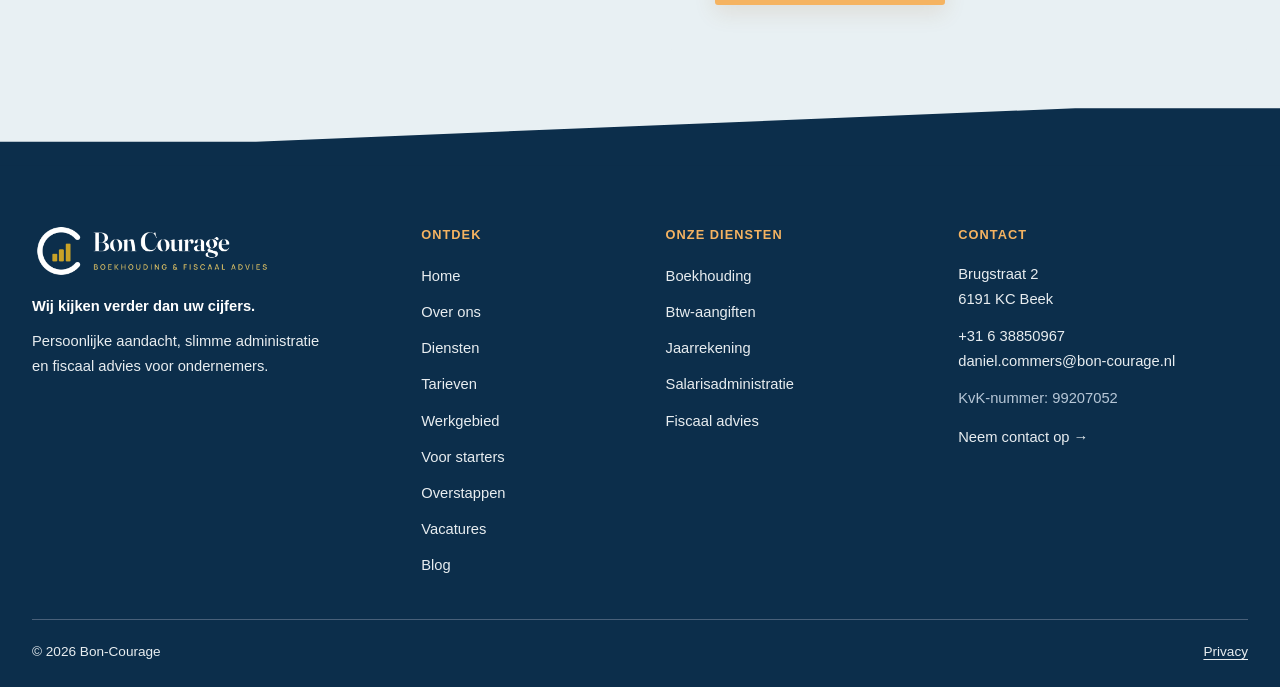
<file: contact.html>
<!doctype html>
<html lang="nl">
<head>
    <meta charset="utf-8">
    <meta name="viewport" content="width=device-width, initial-scale=1">
    <meta name="description" content="Contact met Bon-Courage, boekhouder en administratiekantoor in Beek (Brugstraat 2). Plan een vrijblijvende kennismaking voor boekhouding, btw, jaarrekening of belastingadvies in Zuid-Limburg.">
    <link rel="canonical" href="https://bon-courage.nl/contact.html">
    <title>Contact | Boekhouder in Beek, Zuid-Limburg | Bon-Courage</title>
    <link rel="icon" href="favicon.ico" sizes="48x48">
    <link rel="icon" href="favicon.svg" type="image/svg+xml">
    <link rel="apple-touch-icon" href="apple-touch-icon.png">
    <link rel="manifest" href="site.webmanifest">
    <link rel="stylesheet" href="assets/css/style.css?v=20261125-3">
    <script src="assets/js/animations.js?v=20261125" defer></script>
    <script src="assets/js/navigation.js?v=20261125" defer></script>
    <script src="assets/js/contact.js?v=20261125" defer></script>
</head>
<body>
    <a class="skip-link" href="#main">Ga naar de inhoud</a>

    <header class="site-header">
        <nav class="navbar container" aria-label="Hoofdnavigatie">
            <a class="brand" href="index.html" aria-label="Bon Courage, naar de startpagina">
                <img src="assets/images/logo-navbar.png?v=20261125" alt="Bon-Courage" class="site-logo" width="870" height="609">
            </a>
            <button class="nav-toggle" type="button" aria-controls="main-navigation" aria-expanded="false" aria-label="Menu openen">
                <span class="nav-toggle-icon" aria-hidden="true"><span></span><span></span><span></span></span> Menu
            </button>
            <ul class="nav-links" id="main-navigation">
                <li><a href="index.html">Home</a></li>
                <li><a href="over.html">Over ons</a></li>
                <li><a href="diensten.html">Diensten</a></li>
                <li><a href="tarieven.html">Tarieven</a></li>
                <li><a href="vacatures.html">Vacatures</a></li>
                <li><a href="contact.html" class="nav-active">Contact</a></li>
            </ul>
            <a class="button button-primary nav-cta" href="#contactformulier">Vrijblijvend kennismaken</a>
        </nav>
    </header>

    <main id="main">
        <section class="hero-alt shape-divider shape-to-blue">
            <div class="container">
                <div class="hero-alt-layout">
                    <div>
                        <p class="section-label">Contact</p>
                        <h1>Laten we kennismaken.</h1>
                        <p class="hero-lead">Bespreek vrijblijvend uw onderneming, uw administratie en de ondersteuning die u zoekt. We denken graag met u mee.</p>
                    </div>
                    <img class="hero-alt-image" src="assets/images/overleg-stock.jpg?v=20261125" alt="Twee mensen bespreken documenten" width="800" height="533">
                </div>
            </div>
        </section>

        <section class="section-space shape-divider shape-to-deep">
            <div class="container contact-layout">
                <div class="contact-info">
                    <h2>Contactgegevens</h2>
                    <p>Neem rechtstreeks contact op of stuur ons een bericht via het formulier.</p>
                    <div class="info-block">
                        <h3>Bezoekadres</h3>
                        <p>Brugstraat 2<br>6191 KC Beek</p>
                    </div>
                    <div class="info-block">
                        <h3>KvK-nummer</h3>
                        <p>99207052</p>
                    </div>
                    <div class="info-block">
                        <h3>Telefoon</h3>
                        <p><a href="tel:+31638850967">+31 6 38850967</a></p>
                    </div>
                    <div class="info-block">
                        <h3>E-mail</h3>
                        <p><a href="mailto:daniel.commers@bon-courage.nl">daniel.commers@bon-courage.nl</a></p>
                    </div>
                </div>

                <div class="contact-panel" id="contactformulier">
                    <h2>Stuur ons een bericht</h2>
                    <p>Vertel ons kort waar uw vraag over gaat. Na het invullen opent uw e-mailprogramma met een conceptbericht. U controleert en verstuurt het zelf.</p>
                    <form id="contact-form" class="contact-form" hidden>
                        <div class="form-grid">
                            <label>Naam <span aria-hidden="true">*</span><input name="name" autocomplete="name" maxlength="100" required></label>
                            <label>Bedrijfsnaam <span class="optional">(optioneel)</span><input name="company" autocomplete="organization" maxlength="100"></label>
                            <label>E-mailadres <span aria-hidden="true">*</span><input name="email" type="email" autocomplete="email" maxlength="254" required></label>
                            <label>Telefoonnummer <span class="optional">(optioneel)</span><input name="phone" type="tel" autocomplete="tel" maxlength="40"></label>
                            <label class="form-wide">Waar kunnen we u mee helpen?
                                <select name="topic" required>
                                    <option value="">Kies een onderwerp</option>
                                    <option>Boekhouding en administratie</option>
                                    <option>Btw-aangiften</option>
                                    <option>Jaarrekening</option>
                                    <option>Inkomstenbelasting</option>
                                    <option>Vennootschapsbelasting</option>
                                    <option>Salarisadministratie</option>
                                    <option>Fiscaal of bedrijfseconomisch advies</option>
                                    <option>Anders</option>
                                </select>
                            </label>
                            <label class="form-wide">Bericht <span aria-hidden="true">*</span><textarea name="message" rows="5" maxlength="1500" required></textarea></label>
                        </div>
                        <p class="privacy-note">Uw gegevens worden niet via deze website verstuurd of opgeslagen. Met uw toestemming opent uw e-mailprogramma een bericht dat u zelf kunt controleren en verzenden.</p>
                        <button class="button button-primary" type="submit">Open e-mailprogramma</button>
                        <p id="contact-form-status" class="form-status" role="status" hidden></p>
                        <a id="contact-mail-link" class="text-link" href="mailto:daniel.commers@bon-courage.nl" hidden>Open e-mailprogramma</a>
                    </form>
                    <noscript><p>Vul uw e-mailprogramma zelf aan: <a href="mailto:daniel.commers@bon-courage.nl">daniel.commers@bon-courage.nl</a>. U kunt ons ook bellen via <a href="tel:+31638850967">+31 6 38850967</a>.</p></noscript>
                </div>
            </div>
        </section>
    </main>

    <footer class="site-footer">
        <div class="container footer-grid">
            <div class="footer-col footer-brand">
                <a class="footer-logo" href="index.html" aria-label="Bon-Courage, naar de startpagina"><img src="assets/images/logo-footer.png?v=20261125" alt="Bon-Courage" width="870" height="609" loading="lazy"></a>
                <p class="footer-tagline">Wij kijken verder dan uw cijfers.</p>
                <p>Persoonlijke aandacht, slimme administratie en fiscaal advies voor ondernemers.</p>
            </div>
            <nav class="footer-col" aria-label="Footer navigatie">
                <h2>Ontdek</h2>
                <ul>
                    <li><a href="index.html">Home</a></li>
                    <li><a href="over.html">Over ons</a></li>
                    <li><a href="diensten.html">Diensten</a></li>
                    <li><a href="tarieven.html">Tarieven</a></li>
                    <li><a href="werkgebied.html">Werkgebied</a></li>
                    <li><a href="starters.html">Voor starters</a></li>
                    <li><a href="overstappen.html">Overstappen</a></li>
                    <li><a href="vacatures.html">Vacatures</a></li>
                    <li><a href="blog.html">Blog</a></li>
                </ul>
            </nav>
            <nav class="footer-col" aria-label="Onze diensten">
                <h2>Onze diensten</h2>
                <ul>
                    <li><a href="diensten.html#boekhouding">Boekhouding</a></li>
                    <li><a href="diensten.html#btw">Btw-aangiften</a></li>
                    <li><a href="diensten.html#jaarrekening">Jaarrekening</a></li>
                    <li><a href="diensten.html#salarisadministratie">Salarisadministratie</a></li>
                    <li><a href="diensten.html#advies">Fiscaal advies</a></li>
                </ul>
            </nav>
            <div class="footer-col">
                <h2>Contact</h2>
                <address class="footer-address"><p>Brugstraat 2<br>6191 KC Beek</p>
                    <p><a class="footer-contact-link" href="tel:+31638850967">+31 6 38850967</a><br><a class="footer-contact-link" href="mailto:daniel.commers@bon-courage.nl">daniel.commers@bon-courage.nl</a></p></address>
                <p class="footer-kvk">KvK-nummer: 99207052</p>
                <a class="footer-contact-link" href="contact.html">Neem contact op &rarr;</a>
            </div>
        </div>
        <div class="container footer-bottom">
            <p>&copy; 2026 Bon-Courage</p>
            <p><a href="privacy.html">Privacy</a></p>
        </div>
    </footer>
</body>
</html>
</file>
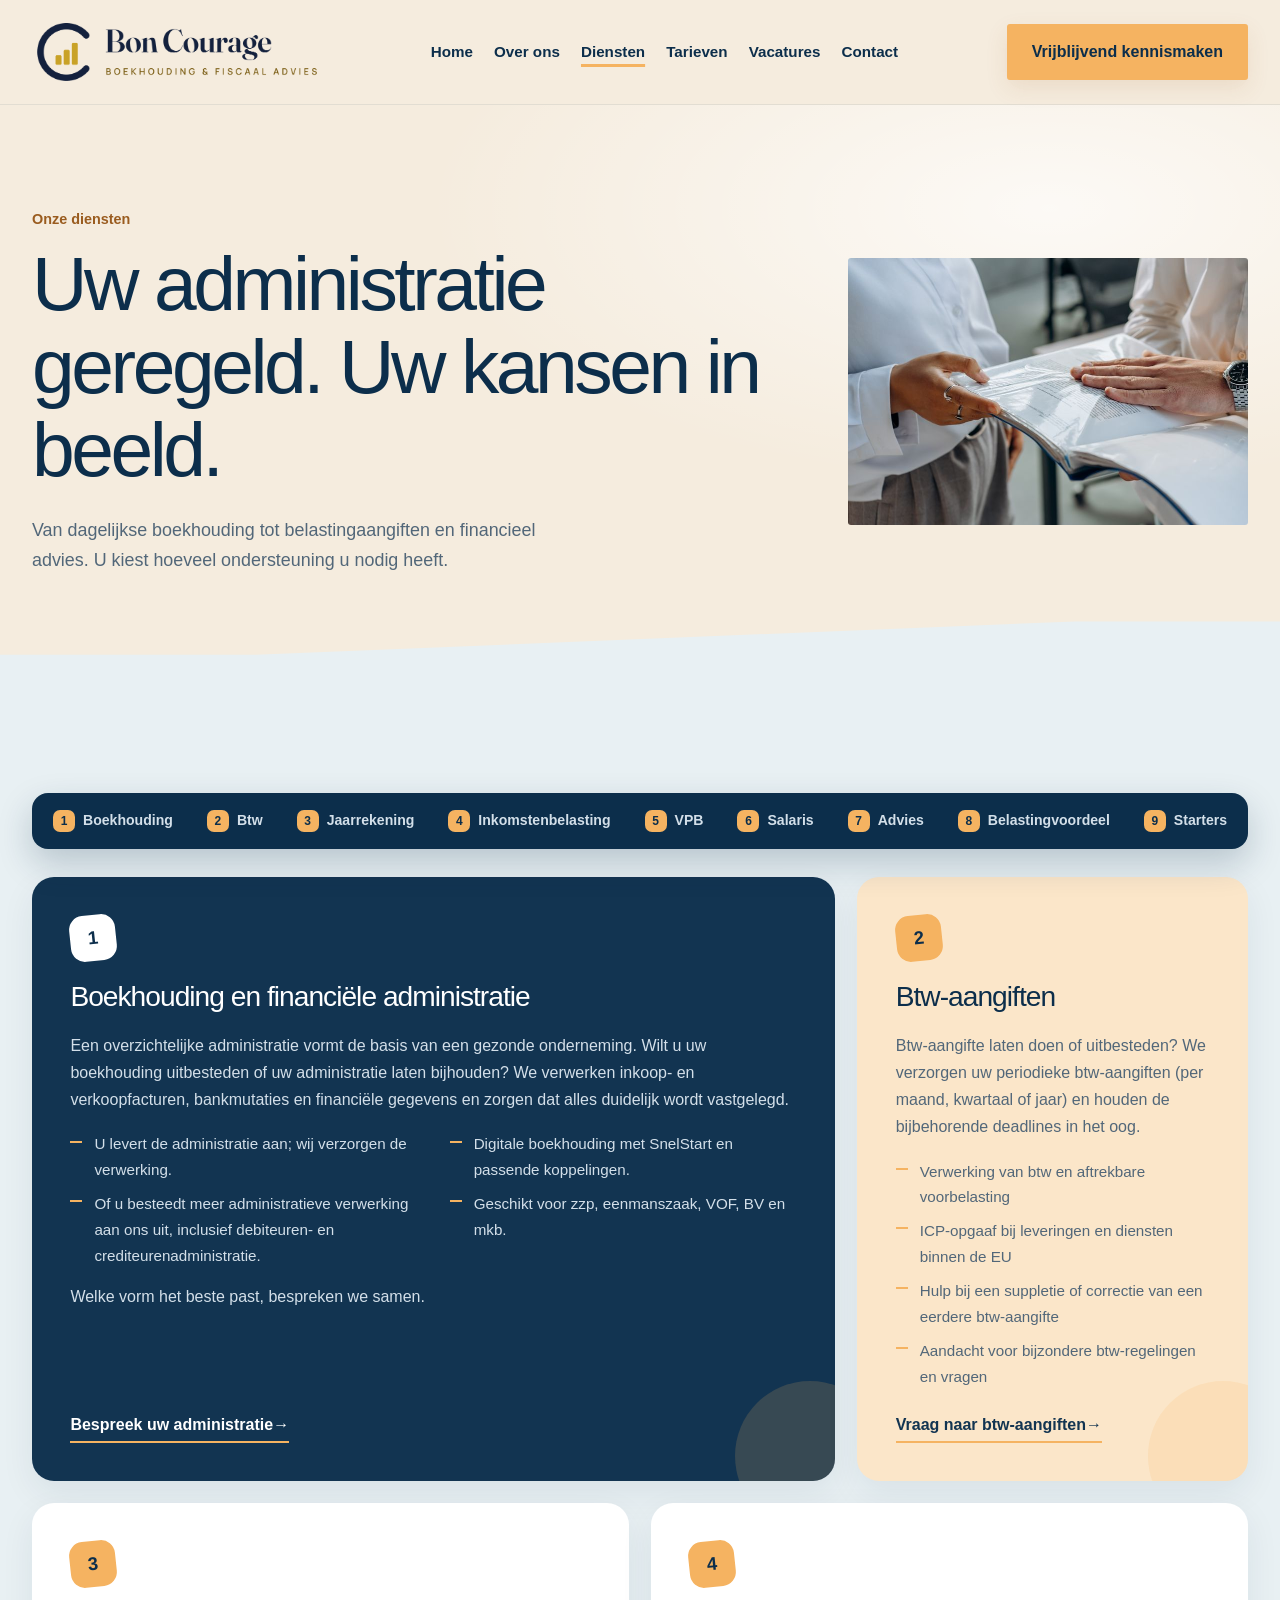
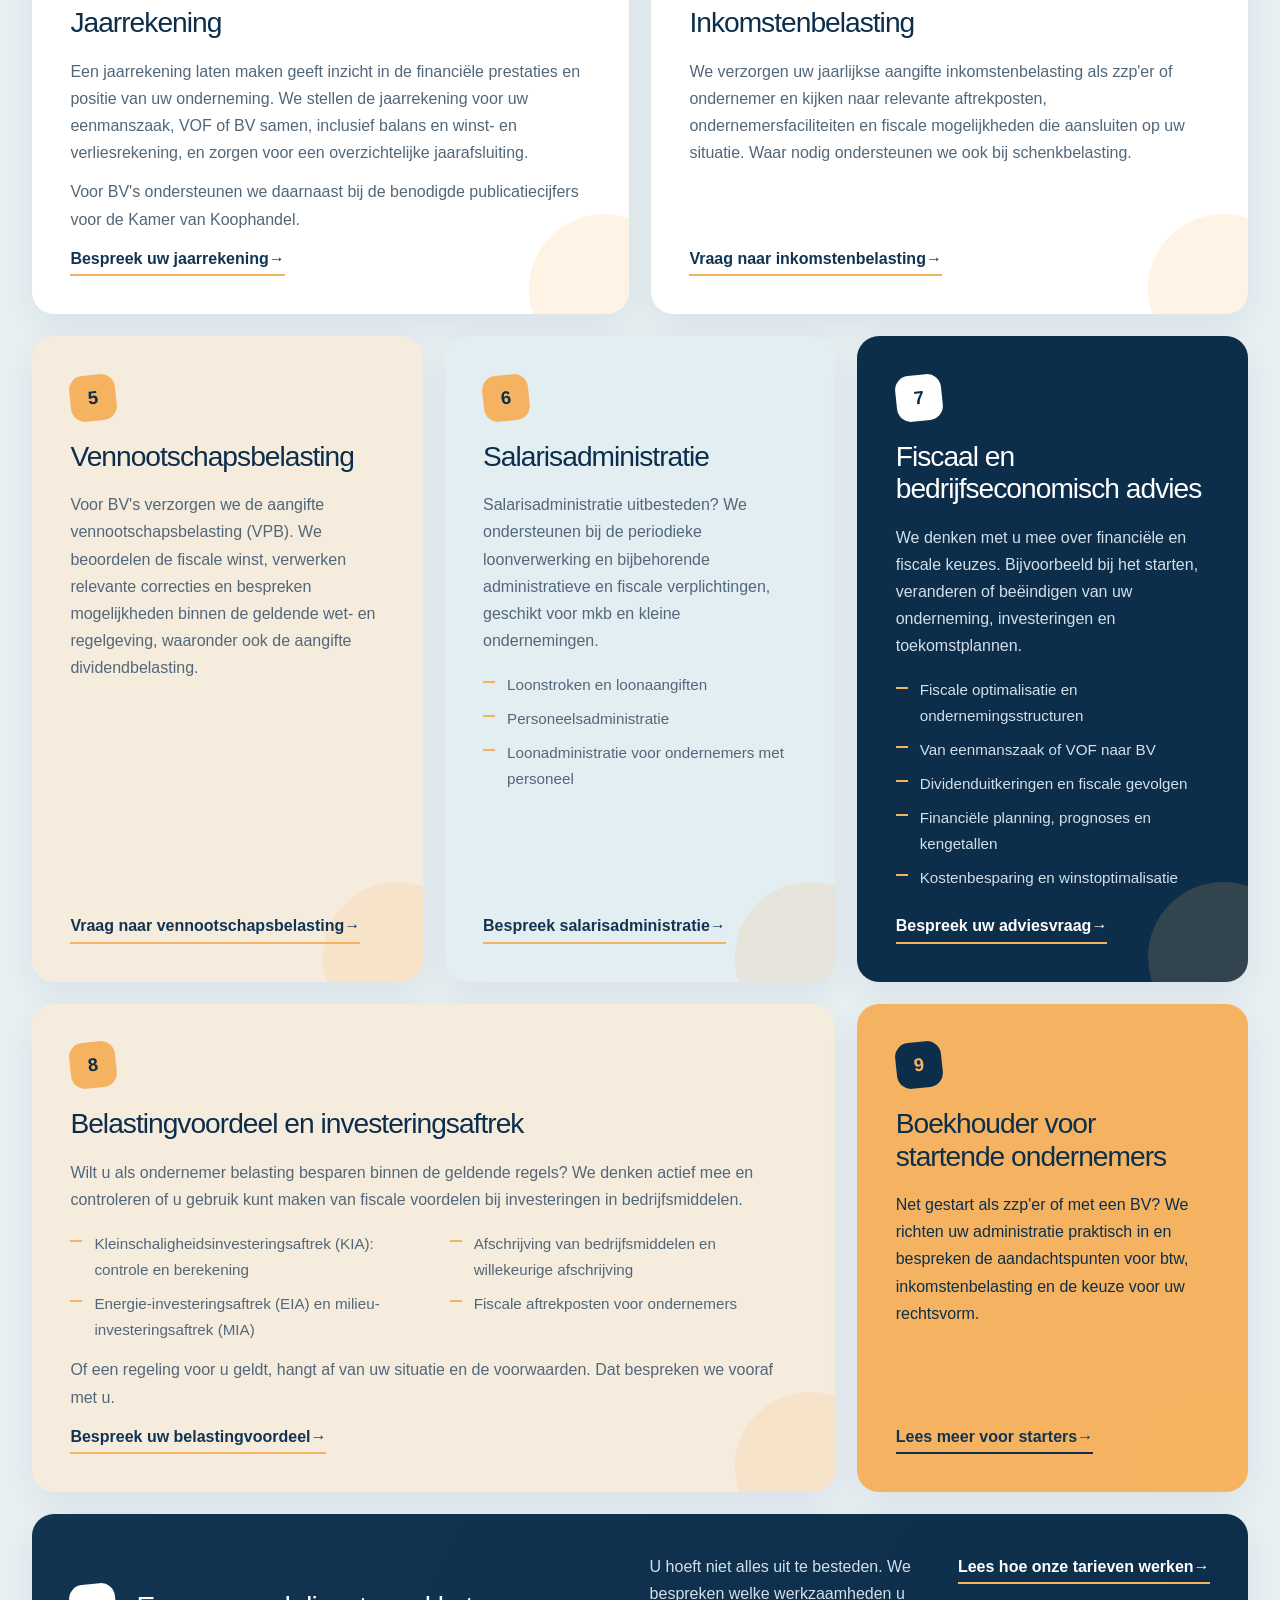
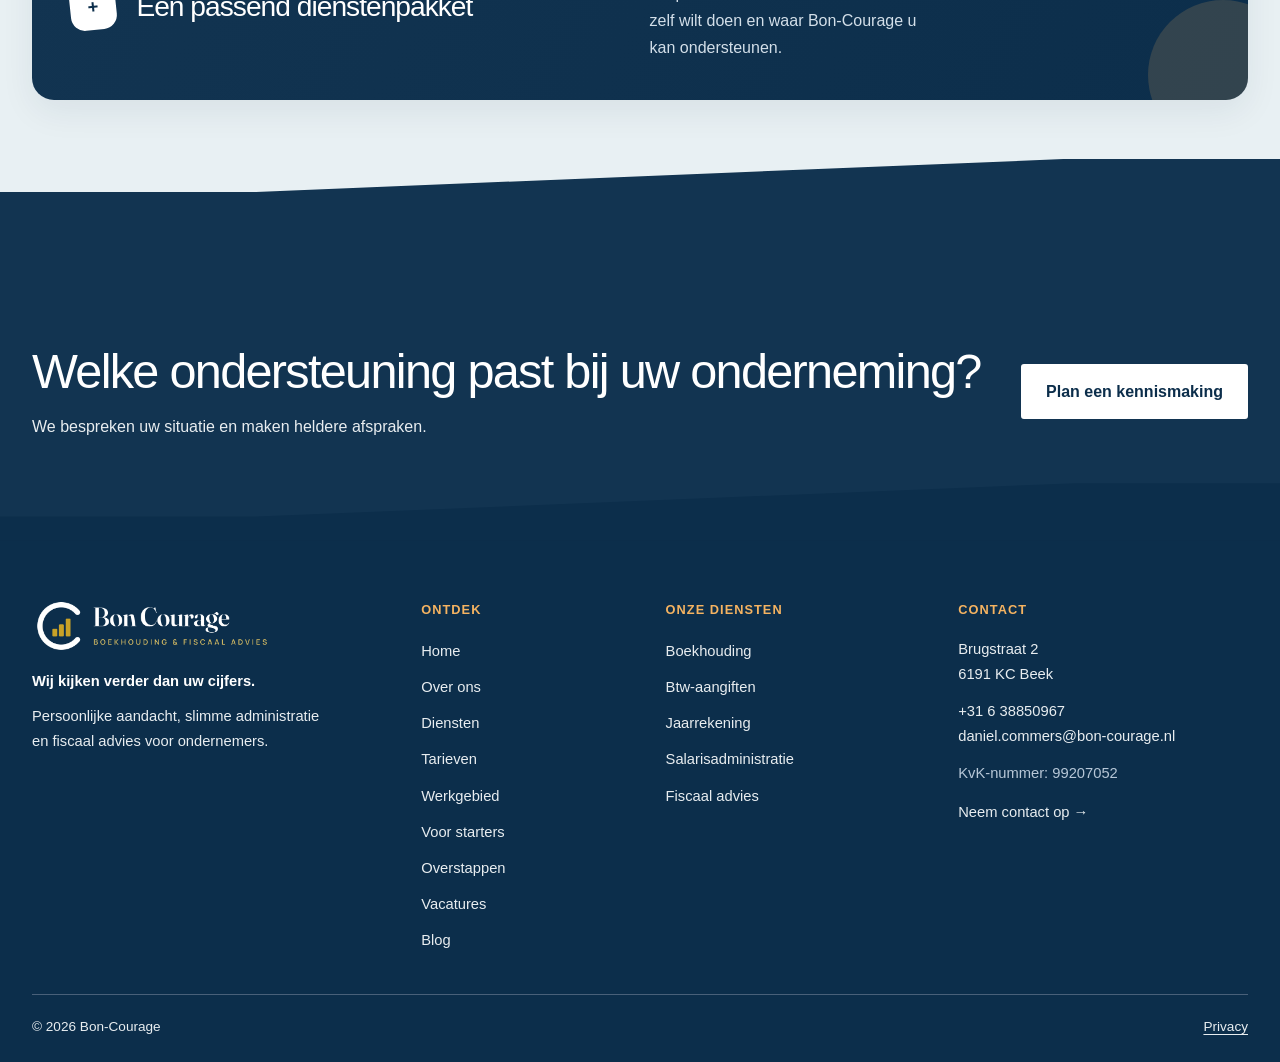
<file: diensten.html>
<!doctype html>
<html lang="nl">
<head>
    <meta charset="utf-8">
    <meta name="viewport" content="width=device-width, initial-scale=1">
    <meta name="description" content="Boekhouding uitbesteden, btw-aangifte, ICP-opgaaf, jaarrekening, inkomsten- en vennootschapsbelasting, salarisadministratie en belastingadvies (KIA, EIA, MIA) door Bon-Courage in Beek.">
    <link rel="canonical" href="https://bon-courage.nl/diensten.html">
    <title>Boekhouding, btw, jaarrekening &amp; belastingadvies uitbesteden | Bon-Courage Beek</title>
    <link rel="icon" href="favicon.ico" sizes="48x48">
    <link rel="icon" href="favicon.svg" type="image/svg+xml">
    <link rel="apple-touch-icon" href="apple-touch-icon.png">
    <link rel="manifest" href="site.webmanifest">
    <link rel="stylesheet" href="assets/css/style.css?v=20261125-6">
    <script src="assets/js/animations.js?v=20261125-6" defer></script>
    <script src="assets/js/navigation.js?v=20261125" defer></script>
</head>
<body>
    <a class="skip-link" href="#main">Ga naar de inhoud</a>

    <header class="site-header">
        <nav class="navbar container" aria-label="Hoofdnavigatie">
            <a class="brand" href="index.html" aria-label="Bon Courage, naar de startpagina">
                <img src="assets/images/logo-navbar.png?v=20261125" alt="Bon-Courage" class="site-logo" width="870" height="609">
            </a>
            <button class="nav-toggle" type="button" aria-controls="main-navigation" aria-expanded="false" aria-label="Menu openen">
                <span class="nav-toggle-icon" aria-hidden="true"><span></span><span></span><span></span></span> Menu
            </button>
            <ul class="nav-links" id="main-navigation">
                <li><a href="index.html">Home</a></li>
                <li><a href="over.html">Over ons</a></li>
                <li><a href="diensten.html" class="nav-active">Diensten</a></li>
                <li><a href="tarieven.html">Tarieven</a></li>
                <li><a href="vacatures.html">Vacatures</a></li>
                <li><a href="contact.html">Contact</a></li>
            </ul>
            <a class="button button-primary nav-cta" href="contact.html">Vrijblijvend kennismaken</a>
        </nav>
    </header>

    <main id="main">
        <section class="hero-alt shape-divider shape-to-blue">
            <div class="container">
                <div class="hero-alt-layout">
                    <div>
                        <p class="section-label">Onze diensten</p>
                        <h1>Uw administratie geregeld. Uw kansen in beeld.</h1>
                        <p class="hero-lead">Van dagelijkse boekhouding tot belastingaangiften en financieel advies. U kiest hoeveel ondersteuning u nodig heeft.</p>
                    </div>
                    <img class="hero-alt-image" src="assets/images/overleg-stock.jpg?v=20261125" alt="Ondernemers overleggen aan tafel" width="800" height="533">
                </div>
            </div>
        </section>

        <section class="section-space shape-divider shape-to-navy">
                <nav class="bento-jump" aria-label="Snel naar een dienst">
                    <a href="#boekhouding"><b>1</b>Boekhouding</a><a href="#btw"><b>2</b>Btw</a><a href="#jaarrekening"><b>3</b>Jaarrekening</a><a href="#inkomstenbelasting"><b>4</b>Inkomstenbelasting</a><a href="#vennootschapsbelasting"><b>5</b>VPB</a><a href="#salarisadministratie"><b>6</b>Salaris</a><a href="#advies"><b>7</b>Advies</a><a href="#belastingvoordeel"><b>8</b>Belastingvoordeel</a><a href="#starters"><b>9</b>Starters</a>
                </nav>
            <div class="container service-list service-bento">
                <article id="boekhouding" class="service-row">
                    <div><h2>Boekhouding en financiële administratie</h2></div>
                    <div><p>Een overzichtelijke administratie vormt de basis van een gezonde onderneming. Wilt u uw boekhouding uitbesteden of uw administratie laten bijhouden? We verwerken inkoop- en verkoopfacturen, bankmutaties en financiële gegevens en zorgen dat alles duidelijk wordt vastgelegd.</p>
                    <ul>
                        <li>U levert de administratie aan; wij verzorgen de verwerking.</li>
                        <li>Of u besteedt meer administratieve verwerking aan ons uit, inclusief debiteuren- en crediteurenadministratie.</li>
                        <li>Digitale boekhouding met SnelStart en passende koppelingen.</li>
                        <li>Geschikt voor zzp, eenmanszaak, VOF, BV en mkb.</li>
                    </ul>
                    <p>Welke vorm het beste past, bespreken we samen.</p>
                    <a class="text-link" href="contact.html">Bespreek uw administratie</a></div>
                </article>

                <article id="btw" class="service-row">
                    <div><h2>Btw-aangiften</h2></div>
                    <div><p>Btw-aangifte laten doen of uitbesteden? We verzorgen uw periodieke btw-aangiften (per maand, kwartaal of jaar) en houden de bijbehorende deadlines in het oog.</p>
                    <ul><li>Verwerking van btw en aftrekbare voorbelasting</li><li>ICP-opgaaf bij leveringen en diensten binnen de EU</li><li>Hulp bij een suppletie of correctie van een eerdere btw-aangifte</li><li>Aandacht voor bijzondere btw-regelingen en vragen</li></ul>
                    <a class="text-link" href="contact.html">Vraag naar btw-aangiften</a></div>
                </article>

                <article id="jaarrekening" class="service-row">
                    <div><h2>Jaarrekening</h2></div>
                    <div><p>Een jaarrekening laten maken geeft inzicht in de financiële prestaties en positie van uw onderneming. We stellen de jaarrekening voor uw eenmanszaak, VOF of BV samen, inclusief balans en winst- en verliesrekening, en zorgen voor een overzichtelijke jaarafsluiting.</p>
                    <p>Voor BV's ondersteunen we daarnaast bij de benodigde publicatiecijfers voor de Kamer van Koophandel.</p>
                    <a class="text-link" href="contact.html">Bespreek uw jaarrekening</a></div>
                </article>

                <article id="inkomstenbelasting" class="service-row">
                    <div><h2>Inkomstenbelasting</h2></div>
                    <div><p>We verzorgen uw jaarlijkse aangifte inkomstenbelasting als zzp'er of ondernemer en kijken naar relevante aftrekposten, ondernemersfaciliteiten en fiscale mogelijkheden die aansluiten op uw situatie. Waar nodig ondersteunen we ook bij schenkbelasting.</p>
                    <a class="text-link" href="contact.html">Vraag naar inkomstenbelasting</a></div>
                </article>

                <article id="vennootschapsbelasting" class="service-row">
                    <div><h2>Vennootschapsbelasting</h2></div>
                    <div><p>Voor BV's verzorgen we de aangifte vennootschapsbelasting (VPB). We beoordelen de fiscale winst, verwerken relevante correcties en bespreken mogelijkheden binnen de geldende wet- en regelgeving, waaronder ook de aangifte dividendbelasting.</p>
                    <a class="text-link" href="contact.html">Vraag naar vennootschapsbelasting</a></div>
                </article>

                <article id="salarisadministratie" class="service-row">
                    <div><h2>Salarisadministratie</h2></div>
                    <div><p>Salarisadministratie uitbesteden? We ondersteunen bij de periodieke loonverwerking en bijbehorende administratieve en fiscale verplichtingen, geschikt voor mkb en kleine ondernemingen.</p>
                    <ul><li>Loonstroken en loonaangiften</li><li>Personeelsadministratie</li><li>Loonadministratie voor ondernemers met personeel</li></ul>
                    <a class="text-link" href="contact.html">Bespreek salarisadministratie</a></div>
                </article>

                <article id="advies" class="service-row">
                    <div><h2>Fiscaal en bedrijfseconomisch advies</h2></div>
                    <div><p>We denken met u mee over financiële en fiscale keuzes. Bijvoorbeeld bij het starten, veranderen of beëindigen van uw onderneming, investeringen en toekomstplannen.</p>
                    <ul><li>Fiscale optimalisatie en ondernemingsstructuren</li><li>Van eenmanszaak of VOF naar BV</li><li>Dividenduitkeringen en fiscale gevolgen</li><li>Financiële planning, prognoses en kengetallen</li><li>Kostenbesparing en winstoptimalisatie</li></ul>
                    <a class="text-link" href="contact.html">Bespreek uw adviesvraag</a></div>
                </article>

                <article id="belastingvoordeel" class="service-row">
                    <div><h2>Belastingvoordeel en investeringsaftrek</h2></div>
                    <div><p>Wilt u als ondernemer belasting besparen binnen de geldende regels? We denken actief mee en controleren of u gebruik kunt maken van fiscale voordelen bij investeringen in bedrijfsmiddelen.</p>
                    <ul><li>Kleinschaligheidsinvesteringsaftrek (KIA): controle en berekening</li><li>Energie-investeringsaftrek (EIA) en milieu-investeringsaftrek (MIA)</li><li>Afschrijving van bedrijfsmiddelen en willekeurige afschrijving</li><li>Fiscale aftrekposten voor ondernemers</li></ul>
                    <p>Of een regeling voor u geldt, hangt af van uw situatie en de voorwaarden. Dat bespreken we vooraf met u.</p>
                    <a class="text-link" href="contact.html">Bespreek uw belastingvoordeel</a></div>
                </article>

                <article id="starters" class="service-row">
                    <div><h2>Boekhouder voor startende ondernemers</h2></div>
                    <div><p>Net gestart als zzp'er of met een BV? We richten uw administratie praktisch in en bespreken de aandachtspunten voor btw, inkomstenbelasting en de keuze voor uw rechtsvorm.</p>
                    <a class="text-link" href="starters.html">Lees meer voor starters</a></div>
                </article>

                <article id="all-in" class="service-row">
                    <div><h2>Een passend dienstenpakket</h2></div>
                    <div><p>U hoeft niet alles uit te besteden. We bespreken welke werkzaamheden u zelf wilt doen en waar Bon-Courage u kan ondersteunen.</p>
                    <a class="text-link" href="tarieven.html">Lees hoe onze tarieven werken</a></div>
                </article>
            </div>
        </section>
        <section class="contact-band shape-divider shape-to-deep"><div class="container contact-band-inner"><div><h2>Welke ondersteuning past bij uw onderneming?</h2><p>We bespreken uw situatie en maken heldere afspraken.</p></div><a class="button button-light" href="contact.html">Plan een kennismaking</a></div></section>
    </main>

    <footer class="site-footer">
        <div class="container footer-grid">
            <div class="footer-col footer-brand">
                <a class="footer-logo" href="index.html" aria-label="Bon-Courage, naar de startpagina"><img src="assets/images/logo-footer.png?v=20261125" alt="Bon-Courage" width="870" height="609" loading="lazy"></a>
                <p class="footer-tagline">Wij kijken verder dan uw cijfers.</p>
                <p>Persoonlijke aandacht, slimme administratie en fiscaal advies voor ondernemers.</p>
            </div>
            <nav class="footer-col" aria-label="Footer navigatie">
                <h2>Ontdek</h2>
                <ul>
                    <li><a href="index.html">Home</a></li>
                    <li><a href="over.html">Over ons</a></li>
                    <li><a href="diensten.html">Diensten</a></li>
                    <li><a href="tarieven.html">Tarieven</a></li>
                    <li><a href="werkgebied.html">Werkgebied</a></li>
                    <li><a href="starters.html">Voor starters</a></li>
                    <li><a href="overstappen.html">Overstappen</a></li>
                    <li><a href="vacatures.html">Vacatures</a></li>
                    <li><a href="blog.html">Blog</a></li>
                </ul>
            </nav>
            <nav class="footer-col" aria-label="Onze diensten">
                <h2>Onze diensten</h2>
                <ul>
                    <li><a href="diensten.html#boekhouding">Boekhouding</a></li>
                    <li><a href="diensten.html#btw">Btw-aangiften</a></li>
                    <li><a href="diensten.html#jaarrekening">Jaarrekening</a></li>
                    <li><a href="diensten.html#salarisadministratie">Salarisadministratie</a></li>
                    <li><a href="diensten.html#advies">Fiscaal advies</a></li>
                </ul>
            </nav>
            <div class="footer-col">
                <h2>Contact</h2>
                <address class="footer-address"><p>Brugstraat 2<br>6191 KC Beek</p>
                    <p><a class="footer-contact-link" href="tel:+31638850967">+31 6 38850967</a><br><a class="footer-contact-link" href="mailto:daniel.commers@bon-courage.nl">daniel.commers@bon-courage.nl</a></p></address>
                <p class="footer-kvk">KvK-nummer: 99207052</p>
                <a class="footer-contact-link" href="contact.html">Neem contact op &rarr;</a>
            </div>
        </div>
        <div class="container footer-bottom">
            <p>&copy; 2026 Bon-Courage</p>
            <p><a href="privacy.html">Privacy</a></p>
        </div>
    </footer>
</body>
</html>
</file>
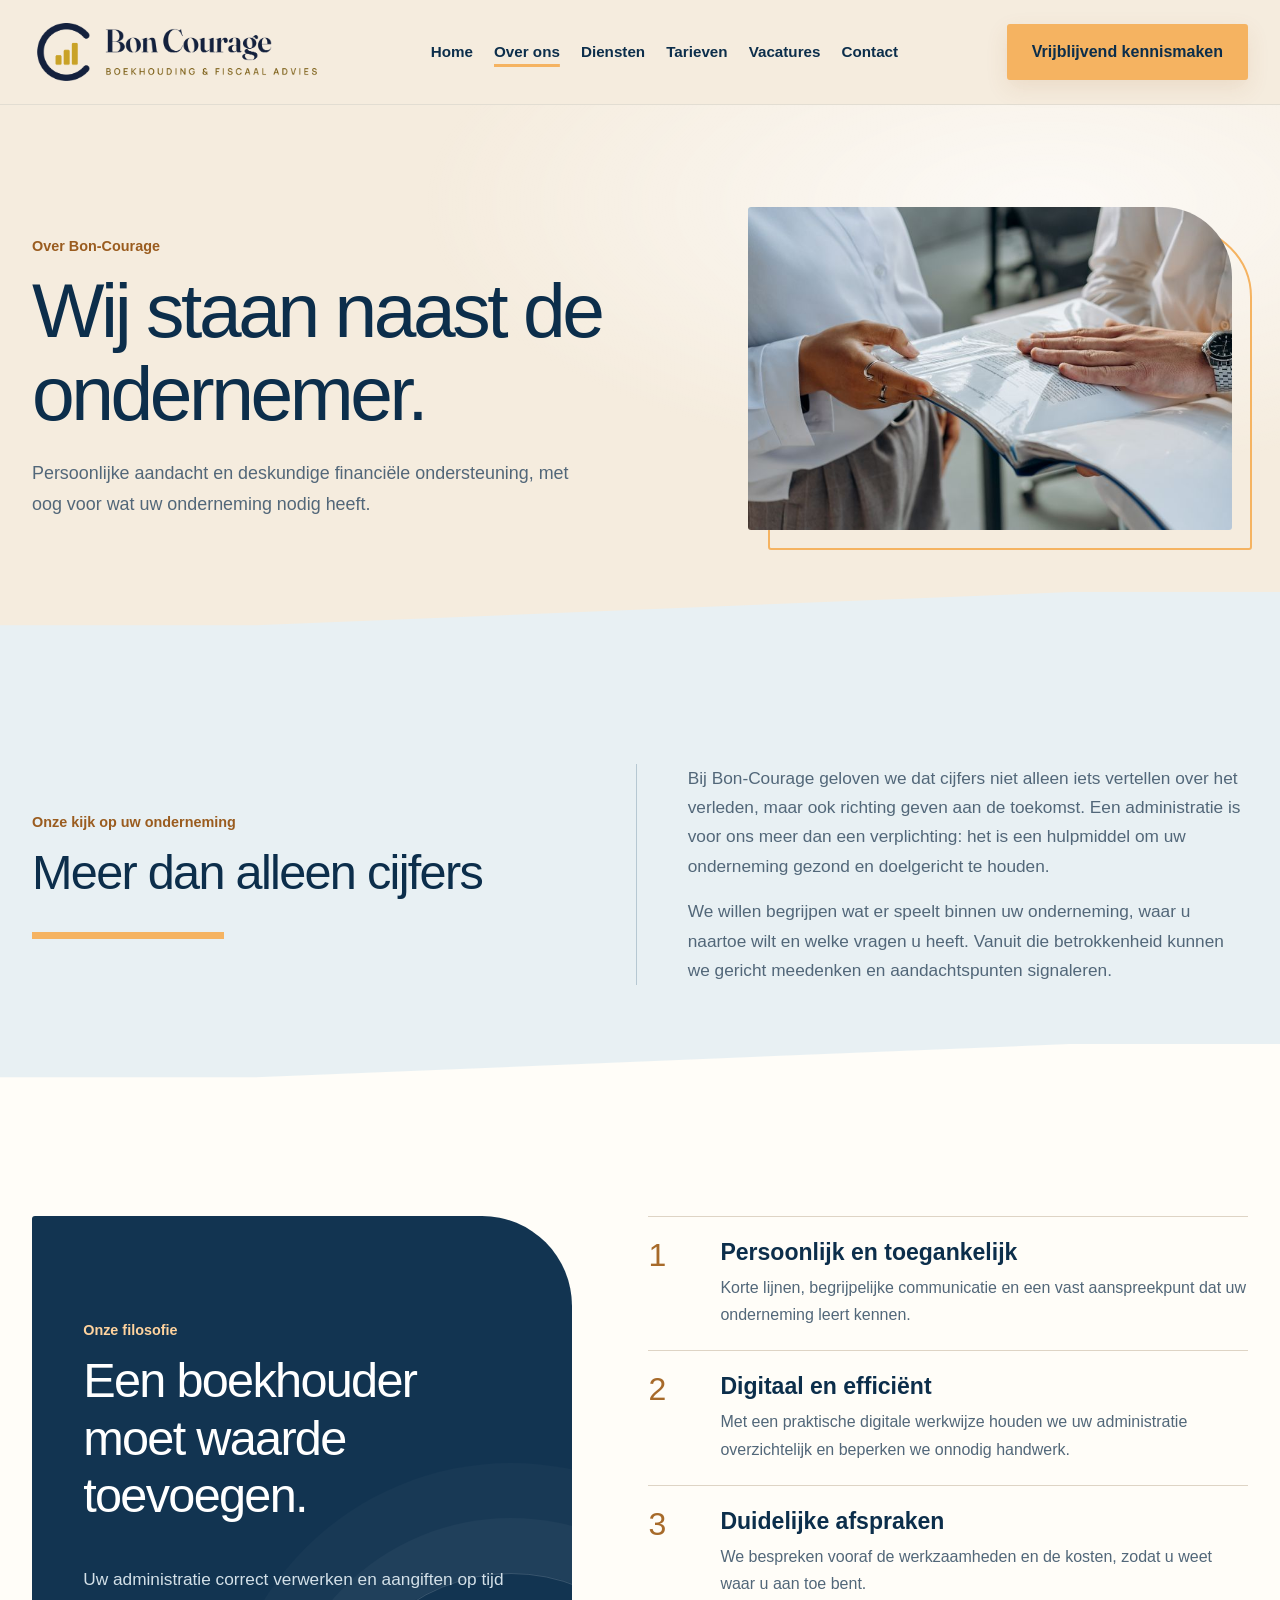
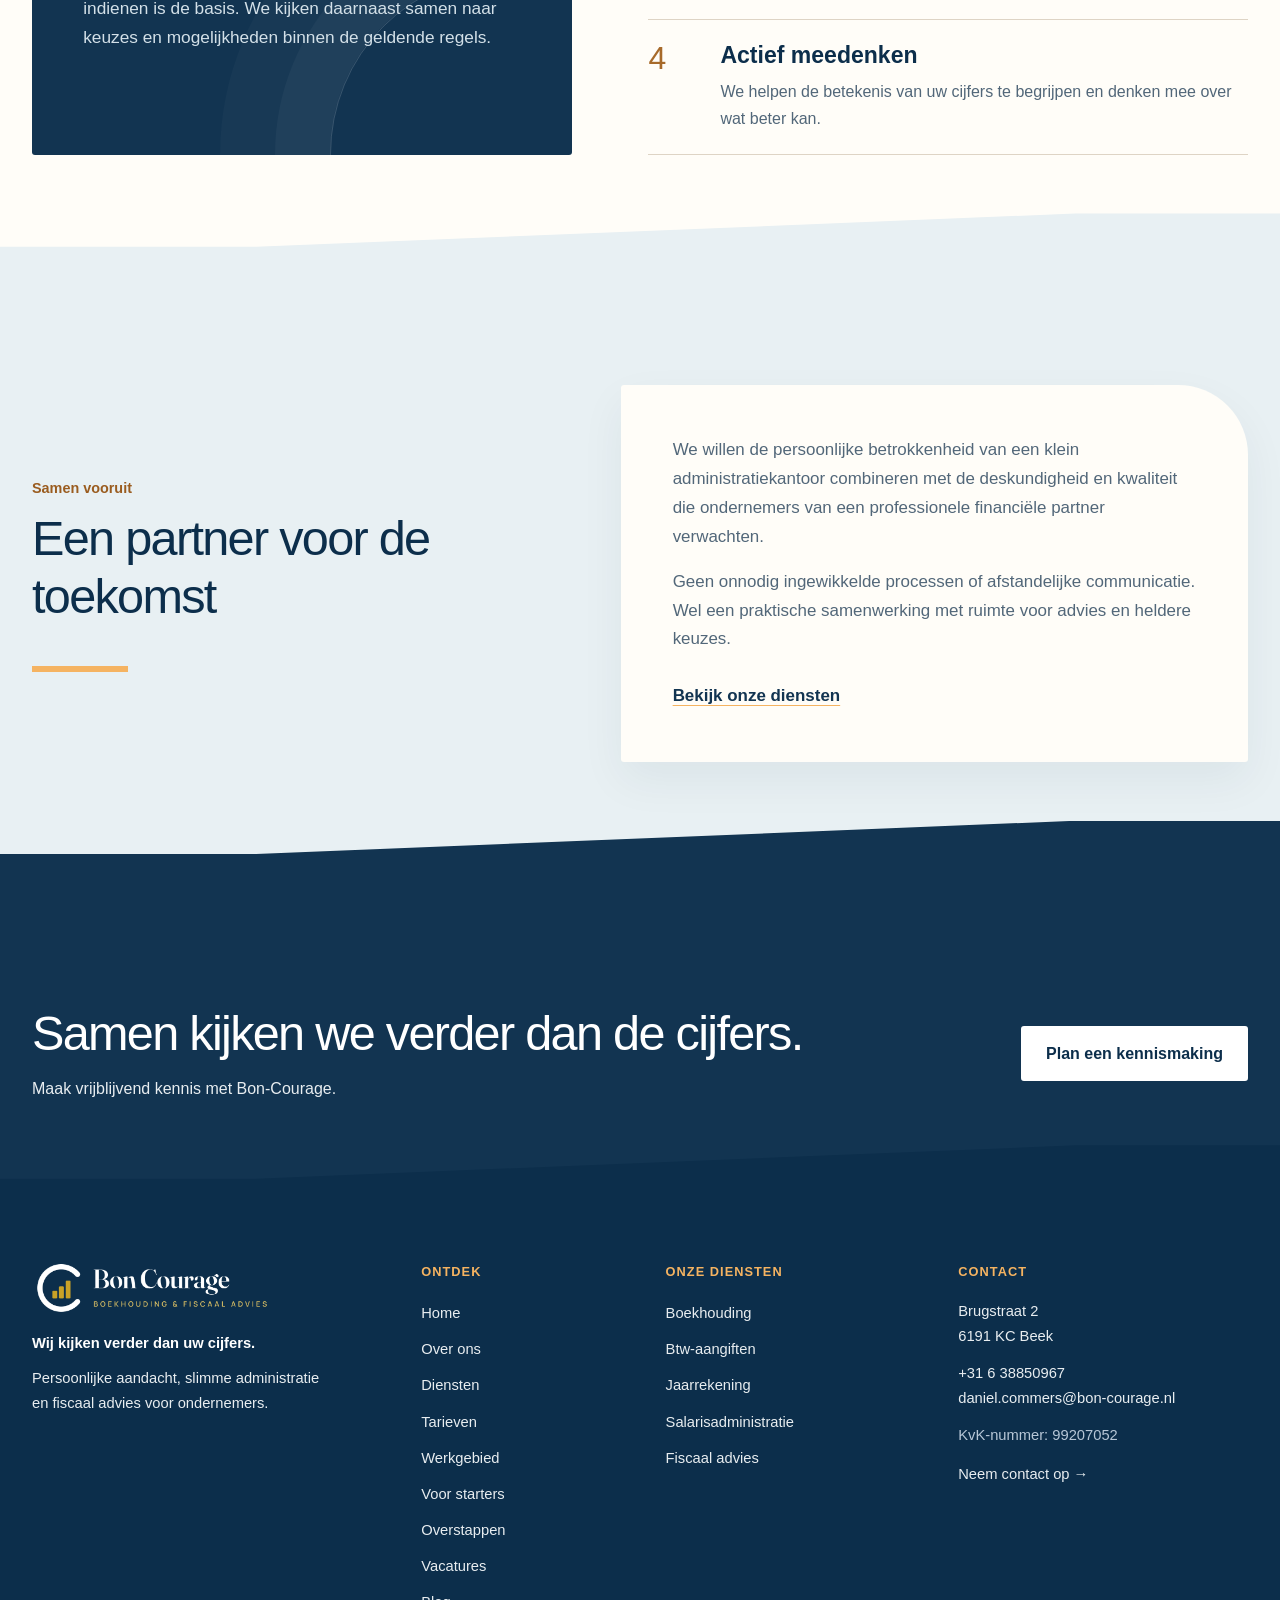
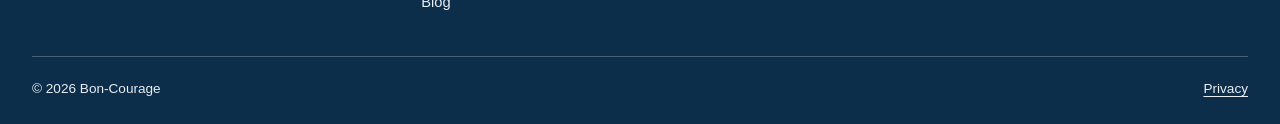
<file: over.html>
<!doctype html>
<html lang="nl">
<head>
    <meta charset="utf-8">
    <meta name="viewport" content="width=device-width, initial-scale=1">
    <meta name="description" content="Bon-Courage is een persoonlijk administratiekantoor in Beek: een zelfstandig boekhouder met belastingadvies, vast aanspreekpunt en korte lijnen voor ondernemers in Zuid-Limburg.">
    <link rel="canonical" href="https://bon-courage.nl/over.html">
    <title>Persoonlijke boekhouder in Beek | Over Bon-Courage</title>
    <link rel="icon" href="favicon.ico" sizes="48x48">
    <link rel="icon" href="favicon.svg" type="image/svg+xml">
    <link rel="apple-touch-icon" href="apple-touch-icon.png">
    <link rel="manifest" href="site.webmanifest">
    <link rel="stylesheet" href="assets/css/style.css?v=20261125-4">
    <script src="assets/js/animations.js?v=20261125" defer></script>
    <script src="assets/js/navigation.js?v=20261125" defer></script>
</head>
<body>
    <a class="skip-link" href="#main">Ga naar de inhoud</a>

    <header class="site-header">
        <nav class="navbar container" aria-label="Hoofdnavigatie">
            <a class="brand" href="index.html" aria-label="Bon Courage, naar de startpagina">
                <img src="assets/images/logo-navbar.png?v=20261125" alt="Bon-Courage" class="site-logo" width="870" height="609">
            </a>
            <button class="nav-toggle" type="button" aria-controls="main-navigation" aria-expanded="false" aria-label="Menu openen">
                <span class="nav-toggle-icon" aria-hidden="true"><span></span><span></span><span></span></span> Menu
            </button>
            <ul class="nav-links" id="main-navigation">
                <li><a href="index.html">Home</a></li>
                <li><a href="over.html" class="nav-active">Over ons</a></li>
                <li><a href="diensten.html">Diensten</a></li>
                <li><a href="tarieven.html">Tarieven</a></li>
                <li><a href="vacatures.html">Vacatures</a></li>
                <li><a href="contact.html">Contact</a></li>
            </ul>
            <a class="button button-primary nav-cta" href="contact.html">Vrijblijvend kennismaken</a>
        </nav>
    </header>

    <main id="main">
        <section class="hero-alt about-hero shape-divider shape-to-blue">
            <div class="container">
                <div class="hero-alt-layout">
                    <div>
                        <p class="section-label">Over Bon-Courage</p>
                        <h1>Wij staan naast de ondernemer.</h1>
                        <p class="hero-lead">Persoonlijke aandacht en deskundige financiële ondersteuning, met oog voor wat uw onderneming nodig heeft.</p>
                    </div>
                    <div class="about-hero-visual">
                        <img class="hero-alt-image" src="assets/images/overleg-stock.jpg?v=20261125" alt="Twee mensen bespreken documenten" width="800" height="533">
                    </div>
                </div>
            </div>
        </section>

        <section class="section-space about-story-section shape-divider shape-to-white">
            <div class="container about-story">
                <div class="about-story-heading">
                    <p class="section-label">Onze kijk op uw onderneming</p>
                    <h2>Meer dan alleen cijfers</h2>
                    <span class="about-story-accent" aria-hidden="true"></span>
                </div>
                <div class="about-story-copy">
                    <p>Bij Bon-Courage geloven we dat cijfers niet alleen iets vertellen over het verleden, maar ook richting geven aan de toekomst. Een administratie is voor ons meer dan een verplichting: het is een hulpmiddel om uw onderneming gezond en doelgericht te houden.</p>
                    <p>We willen begrijpen wat er speelt binnen uw onderneming, waar u naartoe wilt en welke vragen u heeft. Vanuit die betrokkenheid kunnen we gericht meedenken en aandachtspunten signaleren.</p>
                </div>
            </div>
        </section>
        <section class="section-space section-warm about-philosophy-section shape-divider shape-to-blue">
            <div class="container about-philosophy">
                <div class="about-philosophy-intro">
                    <p class="section-label">Onze filosofie</p>
                    <h2>Een boekhouder moet waarde toevoegen.</h2>
                    <p>Uw administratie correct verwerken en aangiften op tijd indienen is de basis. We kijken daarnaast samen naar keuzes en mogelijkheden binnen de geldende regels.</p>
                </div>
                <div class="principle-grid">
                    <article><h3>Persoonlijk en toegankelijk</h3><p>Korte lijnen, begrijpelijke communicatie en een vast aanspreekpunt dat uw onderneming leert kennen.</p></article>
                    <article><h3>Digitaal en efficiënt</h3><p>Met een praktische digitale werkwijze houden we uw administratie overzichtelijk en beperken we onnodig handwerk.</p></article>
                    <article><h3>Duidelijke afspraken</h3><p>We bespreken vooraf de werkzaamheden en de kosten, zodat u weet waar u aan toe bent.</p></article>
                    <article><h3>Actief meedenken</h3><p>We helpen de betekenis van uw cijfers te begrijpen en denken mee over wat beter kan.</p></article>
                </div>
            </div>
        </section>
        <section class="section-space about-partner-section shape-divider shape-to-navy">
            <div class="container about-partner">
                <div class="about-partner-heading">
                    <p class="section-label">Samen vooruit</p>
                    <h2>Een partner voor de toekomst</h2>
                </div>
                <div class="about-partner-copy">
                    <p>We willen de persoonlijke betrokkenheid van een klein administratiekantoor combineren met de deskundigheid en kwaliteit die ondernemers van een professionele financiële partner verwachten.</p>
                    <p>Geen onnodig ingewikkelde processen of afstandelijke communicatie. Wel een praktische samenwerking met ruimte voor advies en heldere keuzes.</p>
                    <a class="text-link" href="diensten.html">Bekijk onze diensten</a>
                </div>
            </div>
        </section>
        <section class="contact-band shape-divider shape-to-deep"><div class="container contact-band-inner"><div><h2>Samen kijken we verder dan de cijfers.</h2><p>Maak vrijblijvend kennis met Bon-Courage.</p></div><a class="button button-light" href="contact.html">Plan een kennismaking</a></div></section>
    </main>

    <footer class="site-footer">
        <div class="container footer-grid">
            <div class="footer-col footer-brand">
                <a class="footer-logo" href="index.html" aria-label="Bon-Courage, naar de startpagina"><img src="assets/images/logo-footer.png?v=20261125" alt="Bon-Courage" width="870" height="609" loading="lazy"></a>
                <p class="footer-tagline">Wij kijken verder dan uw cijfers.</p>
                <p>Persoonlijke aandacht, slimme administratie en fiscaal advies voor ondernemers.</p>
            </div>
            <nav class="footer-col" aria-label="Footer navigatie">
                <h2>Ontdek</h2>
                <ul>
                    <li><a href="index.html">Home</a></li>
                    <li><a href="over.html">Over ons</a></li>
                    <li><a href="diensten.html">Diensten</a></li>
                    <li><a href="tarieven.html">Tarieven</a></li>
                    <li><a href="werkgebied.html">Werkgebied</a></li>
                    <li><a href="starters.html">Voor starters</a></li>
                    <li><a href="overstappen.html">Overstappen</a></li>
                    <li><a href="vacatures.html">Vacatures</a></li>
                    <li><a href="blog.html">Blog</a></li>
                </ul>
            </nav>
            <nav class="footer-col" aria-label="Onze diensten">
                <h2>Onze diensten</h2>
                <ul>
                    <li><a href="diensten.html#boekhouding">Boekhouding</a></li>
                    <li><a href="diensten.html#btw">Btw-aangiften</a></li>
                    <li><a href="diensten.html#jaarrekening">Jaarrekening</a></li>
                    <li><a href="diensten.html#salarisadministratie">Salarisadministratie</a></li>
                    <li><a href="diensten.html#advies">Fiscaal advies</a></li>
                </ul>
            </nav>
            <div class="footer-col">
                <h2>Contact</h2>
                <address class="footer-address"><p>Brugstraat 2<br>6191 KC Beek</p>
                    <p><a class="footer-contact-link" href="tel:+31638850967">+31 6 38850967</a><br><a class="footer-contact-link" href="mailto:daniel.commers@bon-courage.nl">daniel.commers@bon-courage.nl</a></p></address>
                <p class="footer-kvk">KvK-nummer: 99207052</p>
                <a class="footer-contact-link" href="contact.html">Neem contact op &rarr;</a>
            </div>
        </div>
        <div class="container footer-bottom">
            <p>&copy; 2026 Bon-Courage</p>
            <p><a href="privacy.html">Privacy</a></p>
        </div>
    </footer>
</body>
</html>
</file>
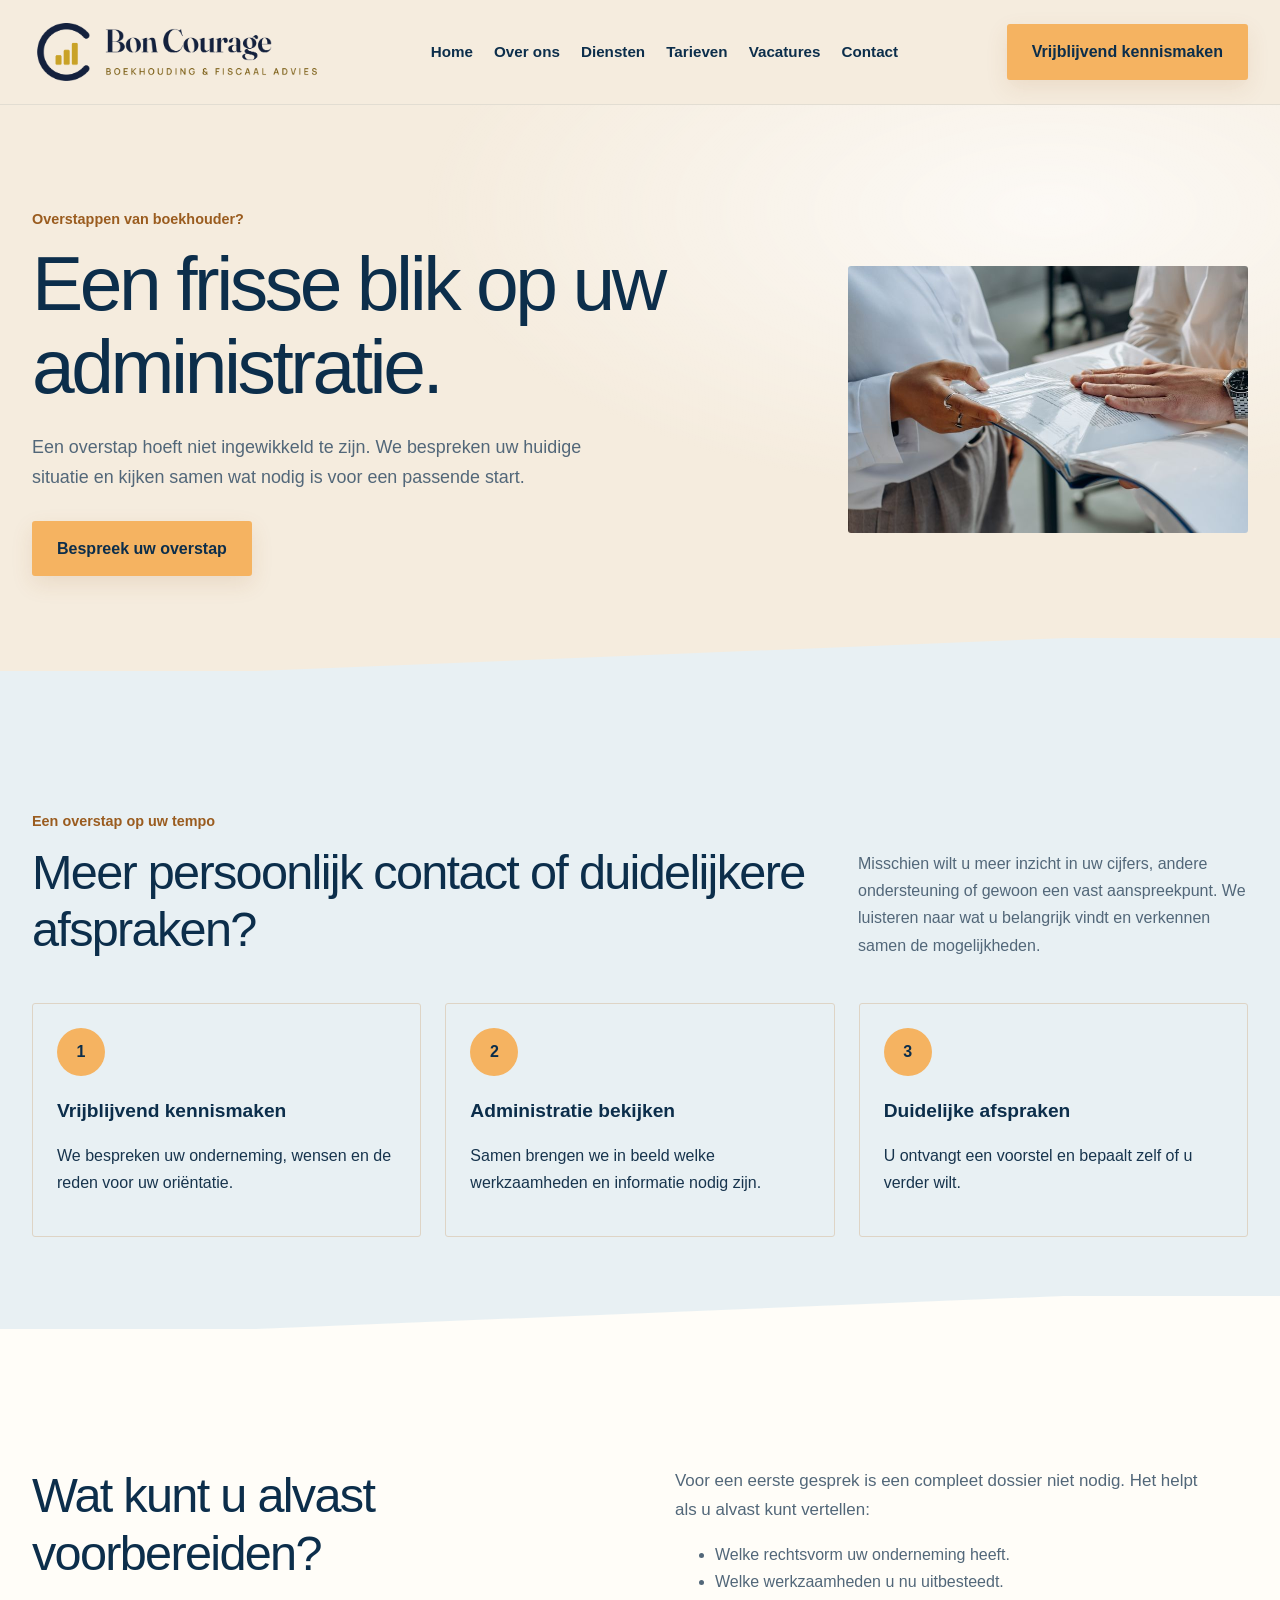
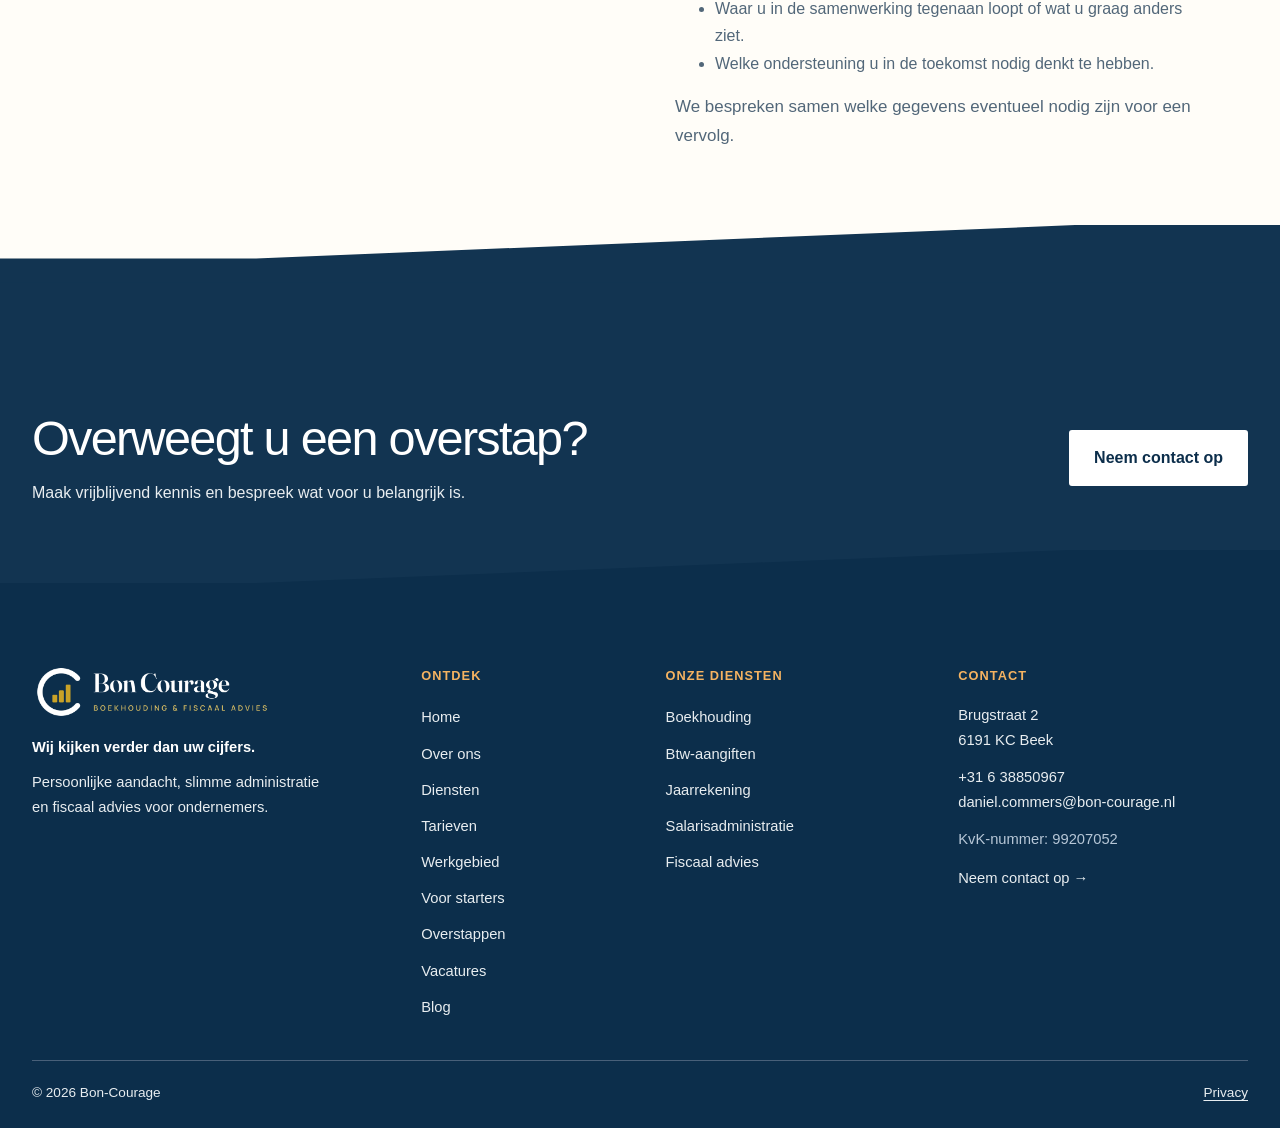
<file: overstappen.html>
<!doctype html>
<html lang="nl">
<head>
    <meta charset="utf-8">
    <meta name="viewport" content="width=device-width, initial-scale=1">
    <meta name="description" content="Boekhouder inhuren of overstappen van boekhouder? Bon-Courage in Beek bekijkt samen met u uw administratie en zorgt voor een soepele overstap, ook voor ondernemers in Zuid-Limburg.">
    <link rel="canonical" href="https://bon-courage.nl/overstappen.html">
    <title>Overstappen van boekhouder of administratiekantoor | Bon-Courage Beek</title>
    <link rel="icon" href="favicon.ico" sizes="48x48">
    <link rel="icon" href="favicon.svg" type="image/svg+xml">
    <link rel="apple-touch-icon" href="apple-touch-icon.png">
    <link rel="manifest" href="site.webmanifest">
    <link rel="stylesheet" href="assets/css/style.css?v=20261125-3">
    <script src="assets/js/animations.js?v=20261125" defer></script>
    <script src="assets/js/navigation.js?v=20261125" defer></script>
</head>
<body>
    <a class="skip-link" href="#main">Ga naar de inhoud</a>
    <header class="site-header">
        <nav class="navbar container" aria-label="Hoofdnavigatie">
            <a class="brand" href="index.html" aria-label="Bon-Courage, naar de startpagina">
                <img src="assets/images/logo-navbar.png?v=20261125" alt="Bon-Courage" class="site-logo" width="870" height="609">
            </a>
            <button class="nav-toggle" type="button" aria-controls="main-navigation" aria-expanded="false" aria-label="Menu openen">
                <span class="nav-toggle-icon" aria-hidden="true"><span></span><span></span><span></span></span> Menu
            </button>
            <ul class="nav-links" id="main-navigation">
                <li><a href="index.html">Home</a></li>
                <li><a href="over.html">Over ons</a></li>
                <li><a href="diensten.html">Diensten</a></li>
                <li><a href="tarieven.html">Tarieven</a></li>
                <li><a href="vacatures.html">Vacatures</a></li>
                <li><a href="contact.html">Contact</a></li>
            </ul>
            <a class="button button-primary nav-cta" href="contact.html">Vrijblijvend kennismaken</a>
        </nav>
    </header>
    <main id="main">
        <section class="hero-alt shape-divider shape-to-blue">
            <div class="container">
                <div class="hero-alt-layout">
                    <div>
                        <p class="section-label">Overstappen van boekhouder?</p>
                        <h1>Een frisse blik op uw administratie.</h1>
                        <p class="hero-lead">Een overstap hoeft niet ingewikkeld te zijn. We bespreken uw huidige situatie en kijken samen wat nodig is voor een passende start.</p>
                        <p class="hero-actions"><a class="button button-primary" href="contact.html">Bespreek uw overstap</a></p>
                    </div>
                    <img class="hero-alt-image" src="assets/images/overleg-stock.jpg?v=20261125" alt="Ondernemers overleggen aan tafel" width="800" height="533">
                </div>
            </div>
        </section>
        <section class="section-space shape-divider shape-to-white">
            <div class="container">
                <div class="section-heading">
                    <div><p class="section-label">Een overstap op uw tempo</p><h2>Meer persoonlijk contact of duidelijkere afspraken?</h2></div>
                    <p>Misschien wilt u meer inzicht in uw cijfers, andere ondersteuning of gewoon een vast aanspreekpunt. We luisteren naar wat u belangrijk vindt en verkennen samen de mogelijkheden.</p>
                </div>
                <div class="switch-steps">
                    <article><span class="value-number">1</span><h3>Vrijblijvend kennismaken</h3><p>We bespreken uw onderneming, wensen en de reden voor uw oriëntatie.</p></article>
                    <article><span class="value-number">2</span><h3>Administratie bekijken</h3><p>Samen brengen we in beeld welke werkzaamheden en informatie nodig zijn.</p></article>
                    <article><span class="value-number">3</span><h3>Duidelijke afspraken</h3><p>U ontvangt een voorstel en bepaalt zelf of u verder wilt.</p></article>
                </div>
            </div>
        </section>
        <section class="section-space section-warm shape-divider shape-to-navy">
            <div class="container editorial-split">
                <div><h2>Wat kunt u alvast voorbereiden?</h2></div>
                <div class="editorial-copy">
                    <p>Voor een eerste gesprek is een compleet dossier niet nodig. Het helpt als u alvast kunt vertellen:</p>
                    <ul><li>Welke rechtsvorm uw onderneming heeft.</li><li>Welke werkzaamheden u nu uitbesteedt.</li><li>Waar u in de samenwerking tegenaan loopt of wat u graag anders ziet.</li><li>Welke ondersteuning u in de toekomst nodig denkt te hebben.</li></ul>
                    <p>We bespreken samen welke gegevens eventueel nodig zijn voor een vervolg.</p>
                </div>
            </div>
        </section>
        <section class="contact-band shape-divider shape-to-deep">
            <div class="container contact-band-inner">
                <div><h2>Overweegt u een overstap?</h2><p>Maak vrijblijvend kennis en bespreek wat voor u belangrijk is.</p></div>
                <a class="button button-light" href="contact.html">Neem contact op</a>
            </div>
        </section>
    </main>
    <footer class="site-footer">
        <div class="container footer-grid">
            <div class="footer-col footer-brand">
                <a class="footer-logo" href="index.html" aria-label="Bon-Courage, naar de startpagina"><img src="assets/images/logo-footer.png?v=20261125" alt="Bon-Courage" width="870" height="609" loading="lazy"></a>
                <p class="footer-tagline">Wij kijken verder dan uw cijfers.</p>
                <p>Persoonlijke aandacht, slimme administratie en fiscaal advies voor ondernemers.</p>
            </div>
            <nav class="footer-col" aria-label="Footer navigatie">
                <h2>Ontdek</h2>
                <ul>
                    <li><a href="index.html">Home</a></li>
                    <li><a href="over.html">Over ons</a></li>
                    <li><a href="diensten.html">Diensten</a></li>
                    <li><a href="tarieven.html">Tarieven</a></li>
                    <li><a href="werkgebied.html">Werkgebied</a></li>
                    <li><a href="starters.html">Voor starters</a></li>
                    <li><a href="overstappen.html">Overstappen</a></li>
                    <li><a href="vacatures.html">Vacatures</a></li>
                    <li><a href="blog.html">Blog</a></li>
                </ul>
            </nav>
            <nav class="footer-col" aria-label="Onze diensten">
                <h2>Onze diensten</h2>
                <ul>
                    <li><a href="diensten.html#boekhouding">Boekhouding</a></li>
                    <li><a href="diensten.html#btw">Btw-aangiften</a></li>
                    <li><a href="diensten.html#jaarrekening">Jaarrekening</a></li>
                    <li><a href="diensten.html#salarisadministratie">Salarisadministratie</a></li>
                    <li><a href="diensten.html#advies">Fiscaal advies</a></li>
                </ul>
            </nav>
            <div class="footer-col">
                <h2>Contact</h2>
                <address class="footer-address"><p>Brugstraat 2<br>6191 KC Beek</p>
                    <p><a class="footer-contact-link" href="tel:+31638850967">+31 6 38850967</a><br><a class="footer-contact-link" href="mailto:daniel.commers@bon-courage.nl">daniel.commers@bon-courage.nl</a></p></address>
                <p class="footer-kvk">KvK-nummer: 99207052</p>
                <a class="footer-contact-link" href="contact.html">Neem contact op &rarr;</a>
            </div>
        </div>
        <div class="container footer-bottom">
            <p>&copy; 2026 Bon-Courage</p>
            <p><a href="privacy.html">Privacy</a></p>
        </div>
    </footer>
</body>
</html>
</file>
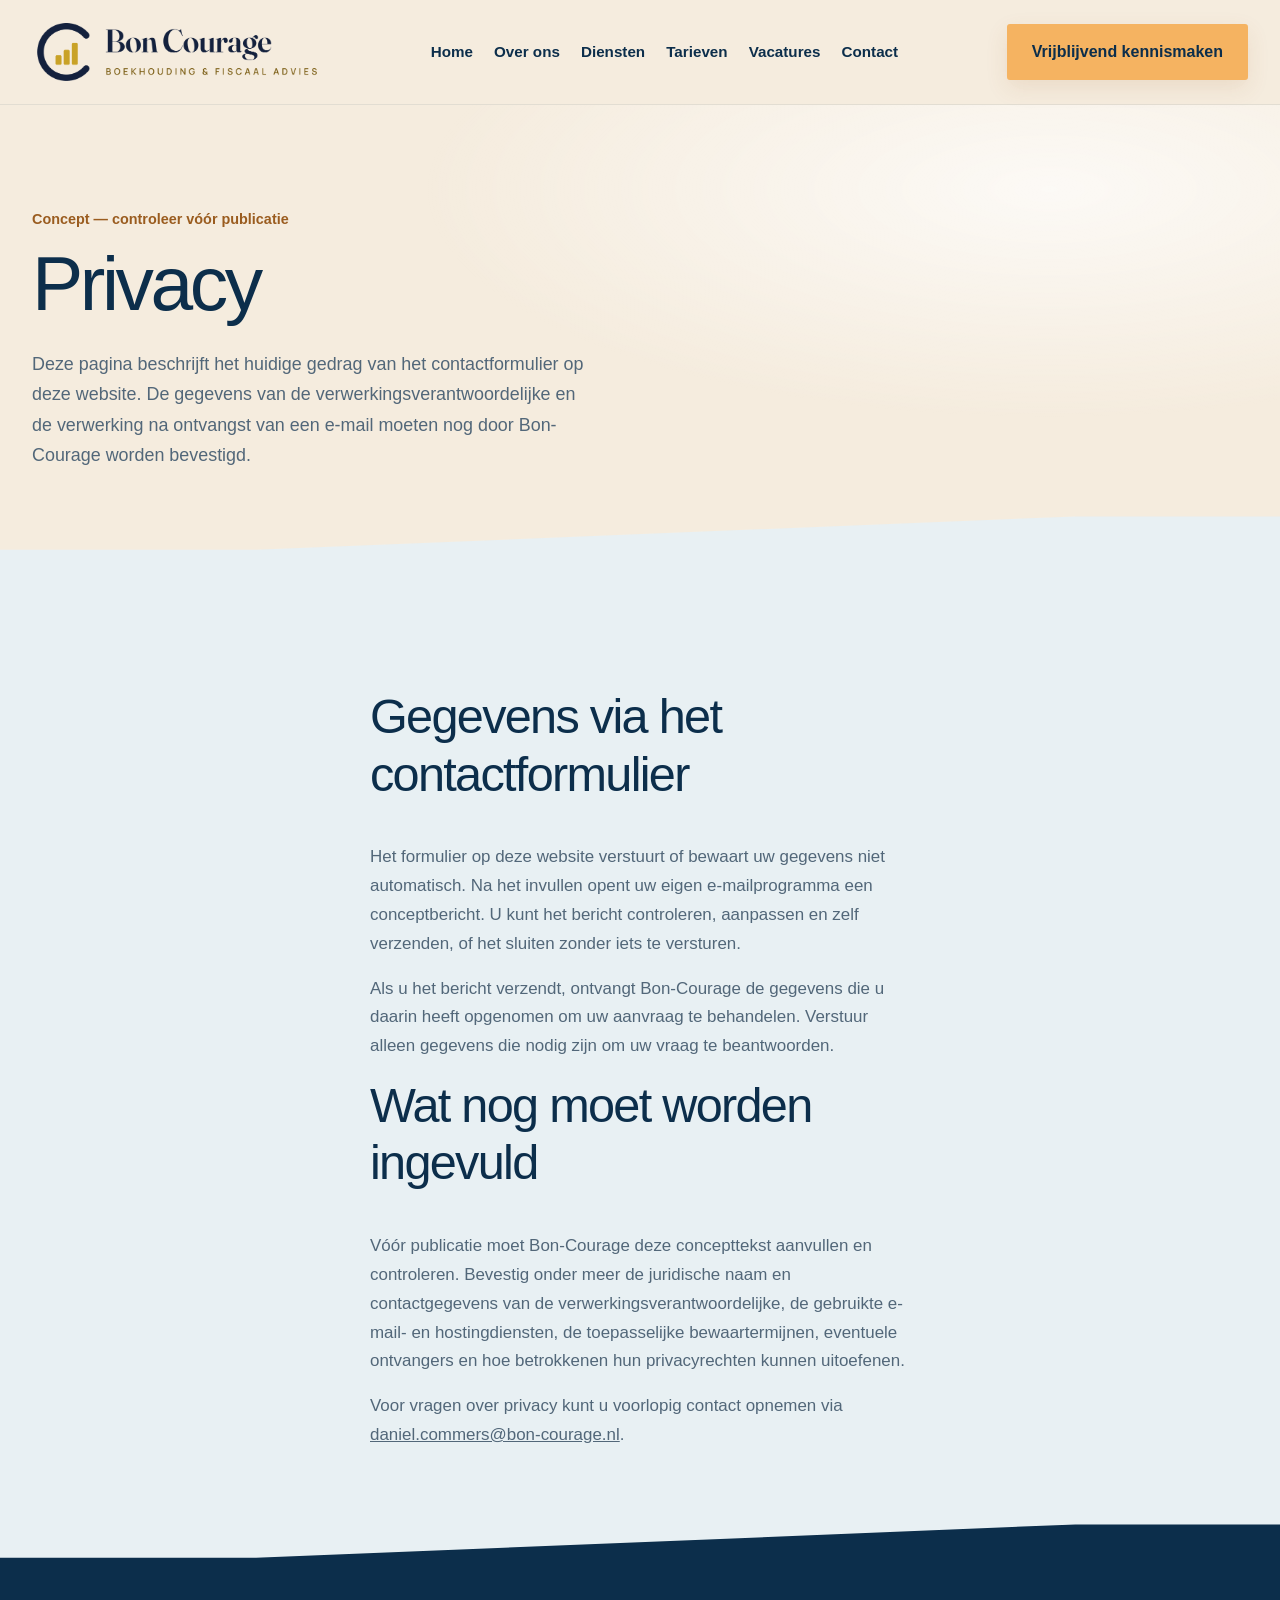
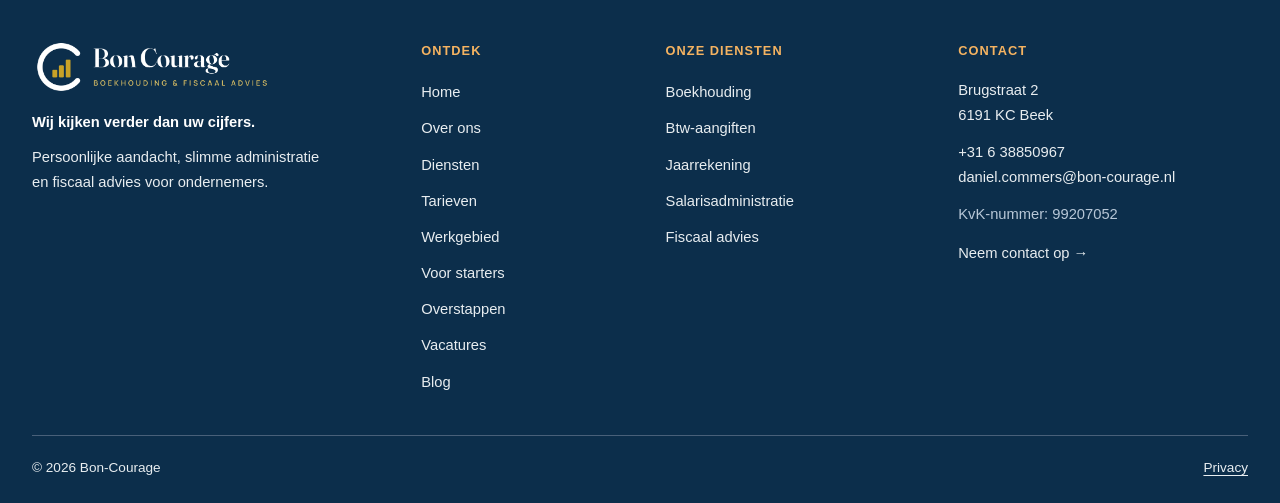
<file: privacy.html>
<!doctype html>
<html lang="nl">
<head>
    <meta charset="utf-8">
    <meta name="viewport" content="width=device-width, initial-scale=1">
    <meta name="description" content="Concept privacy-informatie over het gebruik van de website en het contactformulier van Bon-Courage.">
    <title>Privacy | Bon-Courage</title>
    <link rel="icon" href="favicon.ico" sizes="48x48">
    <link rel="icon" href="favicon.svg" type="image/svg+xml">
    <link rel="apple-touch-icon" href="apple-touch-icon.png">
    <link rel="manifest" href="site.webmanifest">
    <link rel="stylesheet" href="assets/css/style.css?v=20261125-3">
    <script src="assets/js/animations.js?v=20261125" defer></script>
    <script src="assets/js/navigation.js?v=20261125" defer></script>
</head>
<body>
    <a class="skip-link" href="#main">Ga naar de inhoud</a>
    <header class="site-header">
        <nav class="navbar container" aria-label="Hoofdnavigatie">
            <a class="brand" href="index.html" aria-label="Bon-Courage, naar de startpagina"><img src="assets/images/logo-navbar.png?v=20261125" alt="Bon-Courage" class="site-logo" width="870" height="609"></a>
            <button class="nav-toggle" type="button" aria-controls="main-navigation" aria-expanded="false" aria-label="Menu openen">
                <span class="nav-toggle-icon" aria-hidden="true"><span></span><span></span><span></span></span> Menu
            </button>
            <ul class="nav-links" id="main-navigation">
                <li><a href="index.html">Home</a></li><li><a href="over.html">Over ons</a></li><li><a href="diensten.html">Diensten</a></li><li><a href="tarieven.html">Tarieven</a></li><li><a href="vacatures.html">Vacatures</a></li><li><a href="contact.html">Contact</a></li>
            </ul>
            <a class="button button-primary nav-cta" href="contact.html">Vrijblijvend kennismaken</a>
        </nav>
    </header>
    <main id="main">
        <section class="hero-alt shape-divider shape-to-blue"><div class="container"><p class="section-label">Concept — controleer vóór publicatie</p><h1>Privacy</h1><p class="hero-lead">Deze pagina beschrijft het huidige gedrag van het contactformulier op deze website. De gegevens van de verwerkingsverantwoordelijke en de verwerking na ontvangst van een e-mail moeten nog door Bon-Courage worden bevestigd.</p></div></section>
        <section class="section-space shape-divider shape-to-deep"><div class="container editorial-copy">
            <h2>Gegevens via het contactformulier</h2>
            <p>Het formulier op deze website verstuurt of bewaart uw gegevens niet automatisch. Na het invullen opent uw eigen e-mailprogramma een conceptbericht. U kunt het bericht controleren, aanpassen en zelf verzenden, of het sluiten zonder iets te versturen.</p>
            <p>Als u het bericht verzendt, ontvangt Bon-Courage de gegevens die u daarin heeft opgenomen om uw aanvraag te behandelen. Verstuur alleen gegevens die nodig zijn om uw vraag te beantwoorden.</p>
            <h2>Wat nog moet worden ingevuld</h2>
            <p>Vóór publicatie moet Bon-Courage deze concepttekst aanvullen en controleren. Bevestig onder meer de juridische naam en contactgegevens van de verwerkingsverantwoordelijke, de gebruikte e-mail- en hostingdiensten, de toepasselijke bewaartermijnen, eventuele ontvangers en hoe betrokkenen hun privacyrechten kunnen uitoefenen.</p>
            <p>Voor vragen over privacy kunt u voorlopig contact opnemen via <a href="mailto:daniel.commers@bon-courage.nl">daniel.commers@bon-courage.nl</a>.</p>
        </div></section>
    </main>
    <footer class="site-footer">
        <div class="container footer-grid">
            <div class="footer-col footer-brand">
                <a class="footer-logo" href="index.html" aria-label="Bon-Courage, naar de startpagina"><img src="assets/images/logo-footer.png?v=20261125" alt="Bon-Courage" width="870" height="609" loading="lazy"></a>
                <p class="footer-tagline">Wij kijken verder dan uw cijfers.</p>
                <p>Persoonlijke aandacht, slimme administratie en fiscaal advies voor ondernemers.</p>
            </div>
            <nav class="footer-col" aria-label="Footer navigatie">
                <h2>Ontdek</h2>
                <ul>
                    <li><a href="index.html">Home</a></li>
                    <li><a href="over.html">Over ons</a></li>
                    <li><a href="diensten.html">Diensten</a></li>
                    <li><a href="tarieven.html">Tarieven</a></li>
                    <li><a href="werkgebied.html">Werkgebied</a></li>
                    <li><a href="starters.html">Voor starters</a></li>
                    <li><a href="overstappen.html">Overstappen</a></li>
                    <li><a href="vacatures.html">Vacatures</a></li>
                    <li><a href="blog.html">Blog</a></li>
                </ul>
            </nav>
            <nav class="footer-col" aria-label="Onze diensten">
                <h2>Onze diensten</h2>
                <ul>
                    <li><a href="diensten.html#boekhouding">Boekhouding</a></li>
                    <li><a href="diensten.html#btw">Btw-aangiften</a></li>
                    <li><a href="diensten.html#jaarrekening">Jaarrekening</a></li>
                    <li><a href="diensten.html#salarisadministratie">Salarisadministratie</a></li>
                    <li><a href="diensten.html#advies">Fiscaal advies</a></li>
                </ul>
            </nav>
            <div class="footer-col">
                <h2>Contact</h2>
                <address class="footer-address"><p>Brugstraat 2<br>6191 KC Beek</p>
                    <p><a class="footer-contact-link" href="tel:+31638850967">+31 6 38850967</a><br><a class="footer-contact-link" href="mailto:daniel.commers@bon-courage.nl">daniel.commers@bon-courage.nl</a></p></address>
                <p class="footer-kvk">KvK-nummer: 99207052</p>
                <a class="footer-contact-link" href="contact.html">Neem contact op &rarr;</a>
            </div>
        </div>
        <div class="container footer-bottom">
            <p>&copy; 2026 Bon-Courage</p>
            <p><a href="privacy.html">Privacy</a></p>
        </div>
    </footer>
</body>
</html>
</file>
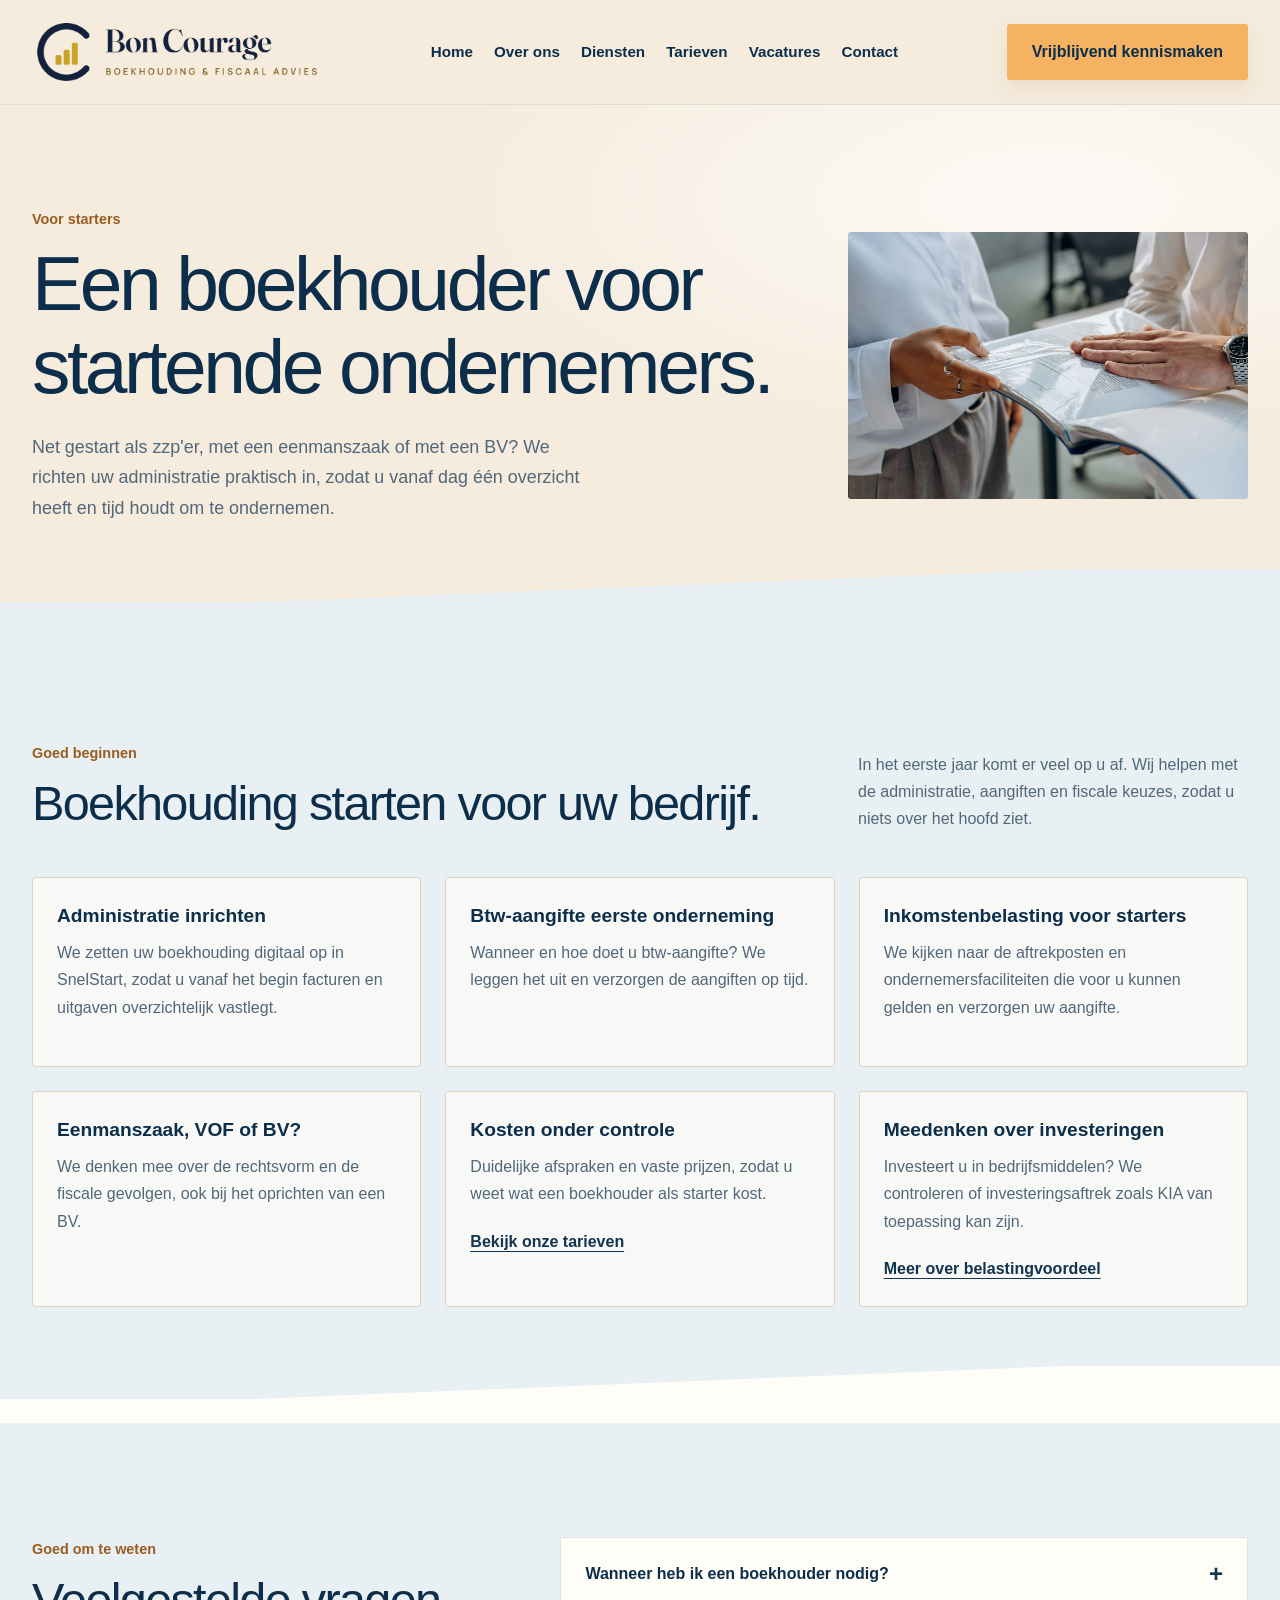
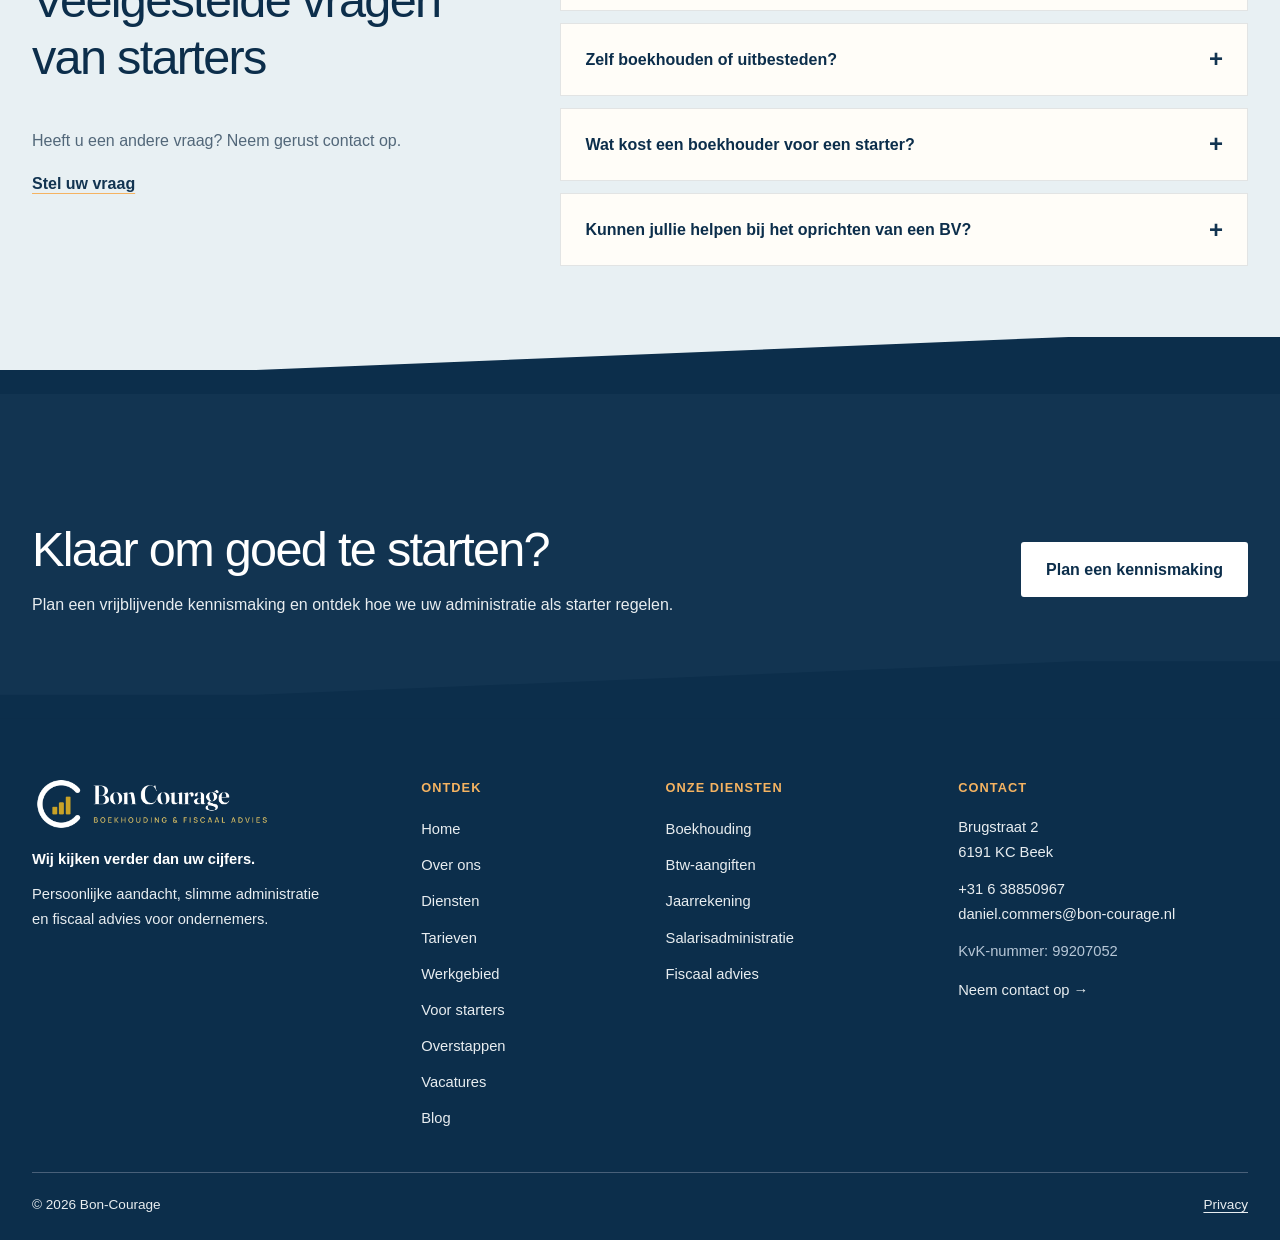
<file: starters.html>
<!doctype html>
<html lang="nl">
<head>
    <meta charset="utf-8">
    <meta name="viewport" content="width=device-width, initial-scale=1">
    <meta name="description" content="Boekhouder voor starters en startende ondernemers in Zuid-Limburg. Hulp bij administratie starten, btw-aangifte, inkomstenbelasting en het oprichten van een BV. Zelf boekhouden of uitbesteden?">
    <link rel="canonical" href="https://bon-courage.nl/starters.html">
    <title>Boekhouder voor starters en zzp'ers in Limburg | Bon-Courage Beek</title>
    <link rel="icon" href="favicon.ico" sizes="48x48">
    <link rel="icon" href="favicon.svg" type="image/svg+xml">
    <link rel="apple-touch-icon" href="apple-touch-icon.png">
    <link rel="manifest" href="site.webmanifest">
    <link rel="stylesheet" href="assets/css/style.css?v=20261125-3">
    <script src="assets/js/animations.js?v=20261125" defer></script>
    <script src="assets/js/navigation.js?v=20261125" defer></script>
    <script type="application/ld+json">
        {
            "@context": "https://schema.org",
            "@type": "FAQPage",
            "mainEntity": [
                {"@type": "Question", "name": "Wanneer heb ik een boekhouder nodig?", "acceptedAnswer": {"@type": "Answer", "text": "Zodra u start als ondernemer, heeft u een administratie, btw- en belastingverplichtingen. Een boekhouder is handig als u tijd wilt besparen, fouten wilt voorkomen of fiscale keuzes wilt laten doorrekenen, bijvoorbeeld bij het kiezen van een rechtsvorm."}},
                {"@type": "Question", "name": "Zelf boekhouden of uitbesteden?", "acceptedAnswer": {"@type": "Answer", "text": "Beide kan. Sommige starters houden de administratie zelf bij en laten aangiften en jaarrekening door ons doen. Anderen besteden de volledige boekhouding uit. We bespreken samen wat bij uw situatie past."}},
                {"@type": "Question", "name": "Wat kost een boekhouder voor een starter?", "acceptedAnswer": {"@type": "Answer", "text": "Dat hangt af van het aantal transacties en hoeveel u zelf doet. We maken vooraf duidelijke afspraken en werken zoveel mogelijk met vaste prijzen."}},
                {"@type": "Question", "name": "Kunnen jullie helpen bij het oprichten van een BV?", "acceptedAnswer": {"@type": "Answer", "text": "We denken mee over de keuze tussen eenmanszaak, VOF en BV en de fiscale gevolgen, en richten daarna de financiële administratie in."}}
            ]
        }
    </script>
</head>
<body>
    <a class="skip-link" href="#main">Ga naar de inhoud</a>

    <header class="site-header">
        <nav class="navbar container" aria-label="Hoofdnavigatie">
            <a class="brand" href="index.html" aria-label="Bon Courage, naar de startpagina">
                <img src="assets/images/logo-navbar.png?v=20261125" alt="Bon-Courage" class="site-logo" width="870" height="609">
            </a>
            <button class="nav-toggle" type="button" aria-controls="main-navigation" aria-expanded="false" aria-label="Menu openen">
                <span class="nav-toggle-icon" aria-hidden="true"><span></span><span></span><span></span></span> Menu
            </button>
            <ul class="nav-links" id="main-navigation">
                <li><a href="index.html">Home</a></li>
                <li><a href="over.html">Over ons</a></li>
                <li><a href="diensten.html">Diensten</a></li>
                <li><a href="tarieven.html">Tarieven</a></li>
                <li><a href="vacatures.html">Vacatures</a></li>
                <li><a href="contact.html">Contact</a></li>
            </ul>
            <a class="button button-primary nav-cta" href="contact.html">Vrijblijvend kennismaken</a>
        </nav>
    </header>

    <main id="main">
        <section class="hero-alt shape-divider shape-to-blue">
            <div class="container">
                <div class="hero-alt-layout">
                    <div>
                        <p class="section-label">Voor starters</p>
                        <h1>Een boekhouder voor startende ondernemers.</h1>
                        <p class="hero-lead">Net gestart als zzp'er, met een eenmanszaak of met een BV? We richten uw administratie praktisch in, zodat u vanaf dag één overzicht heeft en tijd houdt om te ondernemen.</p>
                    </div>
                    <img class="hero-alt-image" src="assets/images/overleg-stock.jpg?v=20261125" alt="Ondernemers overleggen aan tafel" width="800" height="533">
                </div>
            </div>
        </section>

        <section class="section-space shape-divider shape-to-white">
            <div class="container">
                <div class="section-heading">
                    <div><p class="section-label">Goed beginnen</p><h2>Boekhouding starten voor uw bedrijf.</h2></div>
                    <p>In het eerste jaar komt er veel op u af. Wij helpen met de administratie, aangiften en fiscale keuzes, zodat u niets over het hoofd ziet.</p>
                </div>
                <div class="feature-grid">
                    <article class="service-card"><h3>Administratie inrichten</h3><p>We zetten uw boekhouding digitaal op in SnelStart, zodat u vanaf het begin facturen en uitgaven overzichtelijk vastlegt.</p></article>
                    <article class="service-card"><h3>Btw-aangifte eerste onderneming</h3><p>Wanneer en hoe doet u btw-aangifte? We leggen het uit en verzorgen de aangiften op tijd.</p></article>
                    <article class="service-card"><h3>Inkomstenbelasting voor starters</h3><p>We kijken naar de aftrekposten en ondernemersfaciliteiten die voor u kunnen gelden en verzorgen uw aangifte.</p></article>
                    <article class="service-card"><h3>Eenmanszaak, VOF of BV?</h3><p>We denken mee over de rechtsvorm en de fiscale gevolgen, ook bij het oprichten van een BV.</p></article>
                    <article class="service-card"><h3>Kosten onder controle</h3><p>Duidelijke afspraken en vaste prijzen, zodat u weet wat een boekhouder als starter kost.</p><a href="tarieven.html">Bekijk onze tarieven</a></article>
                    <article class="service-card"><h3>Meedenken over investeringen</h3><p>Investeert u in bedrijfsmiddelen? We controleren of investeringsaftrek zoals KIA van toepassing kan zijn.</p><a href="diensten.html#belastingvoordeel">Meer over belastingvoordeel</a></article>
                </div>
            </div>
        </section>

        <section class="section-space section-warm faq-section shape-divider shape-to-deep">
            <div class="container faq-layout">
                <div><p class="section-label">Goed om te weten</p><h2>Veelgestelde vragen van starters</h2><p>Heeft u een andere vraag? Neem gerust contact op.</p><a class="text-link" href="contact.html">Stel uw vraag</a></div>
                <div class="faq-list">
                    <details><summary>Wanneer heb ik een boekhouder nodig?</summary><p>Zodra u start als ondernemer, heeft u een administratie, btw- en belastingverplichtingen. Een boekhouder is handig als u tijd wilt besparen, fouten wilt voorkomen of fiscale keuzes wilt laten doorrekenen, bijvoorbeeld bij het kiezen van een rechtsvorm.</p></details>
                    <details><summary>Zelf boekhouden of uitbesteden?</summary><p>Beide kan. Sommige starters houden de administratie zelf bij en laten aangiften en jaarrekening door ons doen. Anderen besteden de volledige boekhouding uit. We bespreken samen wat bij uw situatie past.</p></details>
                    <details><summary>Wat kost een boekhouder voor een starter?</summary><p>Dat hangt af van het aantal transacties en hoeveel u zelf doet. We maken vooraf duidelijke afspraken en werken zoveel mogelijk met vaste prijzen.</p></details>
                    <details><summary>Kunnen jullie helpen bij het oprichten van een BV?</summary><p>We denken mee over de keuze tussen eenmanszaak, VOF en BV en de fiscale gevolgen, en richten daarna de financiële administratie in.</p></details>
                </div>
            </div>
        </section>

        <section class="contact-band shape-divider shape-to-deep">
            <div class="container contact-band-inner">
                <div><h2>Klaar om goed te starten?</h2><p>Plan een vrijblijvende kennismaking en ontdek hoe we uw administratie als starter regelen.</p></div>
                <a class="button button-light" href="contact.html">Plan een kennismaking</a>
            </div>
        </section>
    </main>

    <footer class="site-footer">
        <div class="container footer-grid">
            <div class="footer-col footer-brand">
                <a class="footer-logo" href="index.html" aria-label="Bon-Courage, naar de startpagina"><img src="assets/images/logo-footer.png?v=20261125" alt="Bon-Courage" width="870" height="609" loading="lazy"></a>
                <p class="footer-tagline">Wij kijken verder dan uw cijfers.</p>
                <p>Persoonlijke aandacht, slimme administratie en fiscaal advies voor ondernemers.</p>
            </div>
            <nav class="footer-col" aria-label="Footer navigatie">
                <h2>Ontdek</h2>
                <ul>
                    <li><a href="index.html">Home</a></li>
                    <li><a href="over.html">Over ons</a></li>
                    <li><a href="diensten.html">Diensten</a></li>
                    <li><a href="tarieven.html">Tarieven</a></li>
                    <li><a href="werkgebied.html">Werkgebied</a></li>
                    <li><a href="starters.html">Voor starters</a></li>
                    <li><a href="overstappen.html">Overstappen</a></li>
                    <li><a href="vacatures.html">Vacatures</a></li>
                    <li><a href="blog.html">Blog</a></li>
                </ul>
            </nav>
            <nav class="footer-col" aria-label="Onze diensten">
                <h2>Onze diensten</h2>
                <ul>
                    <li><a href="diensten.html#boekhouding">Boekhouding</a></li>
                    <li><a href="diensten.html#btw">Btw-aangiften</a></li>
                    <li><a href="diensten.html#jaarrekening">Jaarrekening</a></li>
                    <li><a href="diensten.html#salarisadministratie">Salarisadministratie</a></li>
                    <li><a href="diensten.html#advies">Fiscaal advies</a></li>
                </ul>
            </nav>
            <div class="footer-col">
                <h2>Contact</h2>
                <address class="footer-address"><p>Brugstraat 2<br>6191 KC Beek</p>
                    <p><a class="footer-contact-link" href="tel:+31638850967">+31 6 38850967</a><br><a class="footer-contact-link" href="mailto:daniel.commers@bon-courage.nl">daniel.commers@bon-courage.nl</a></p></address>
                <p class="footer-kvk">KvK-nummer: 99207052</p>
                <a class="footer-contact-link" href="contact.html">Neem contact op &rarr;</a>
            </div>
        </div>
        <div class="container footer-bottom">
            <p>&copy; 2026 Bon-Courage</p>
            <p><a href="privacy.html">Privacy</a></p>
        </div>
    </footer>
</body>
</html>
</file>
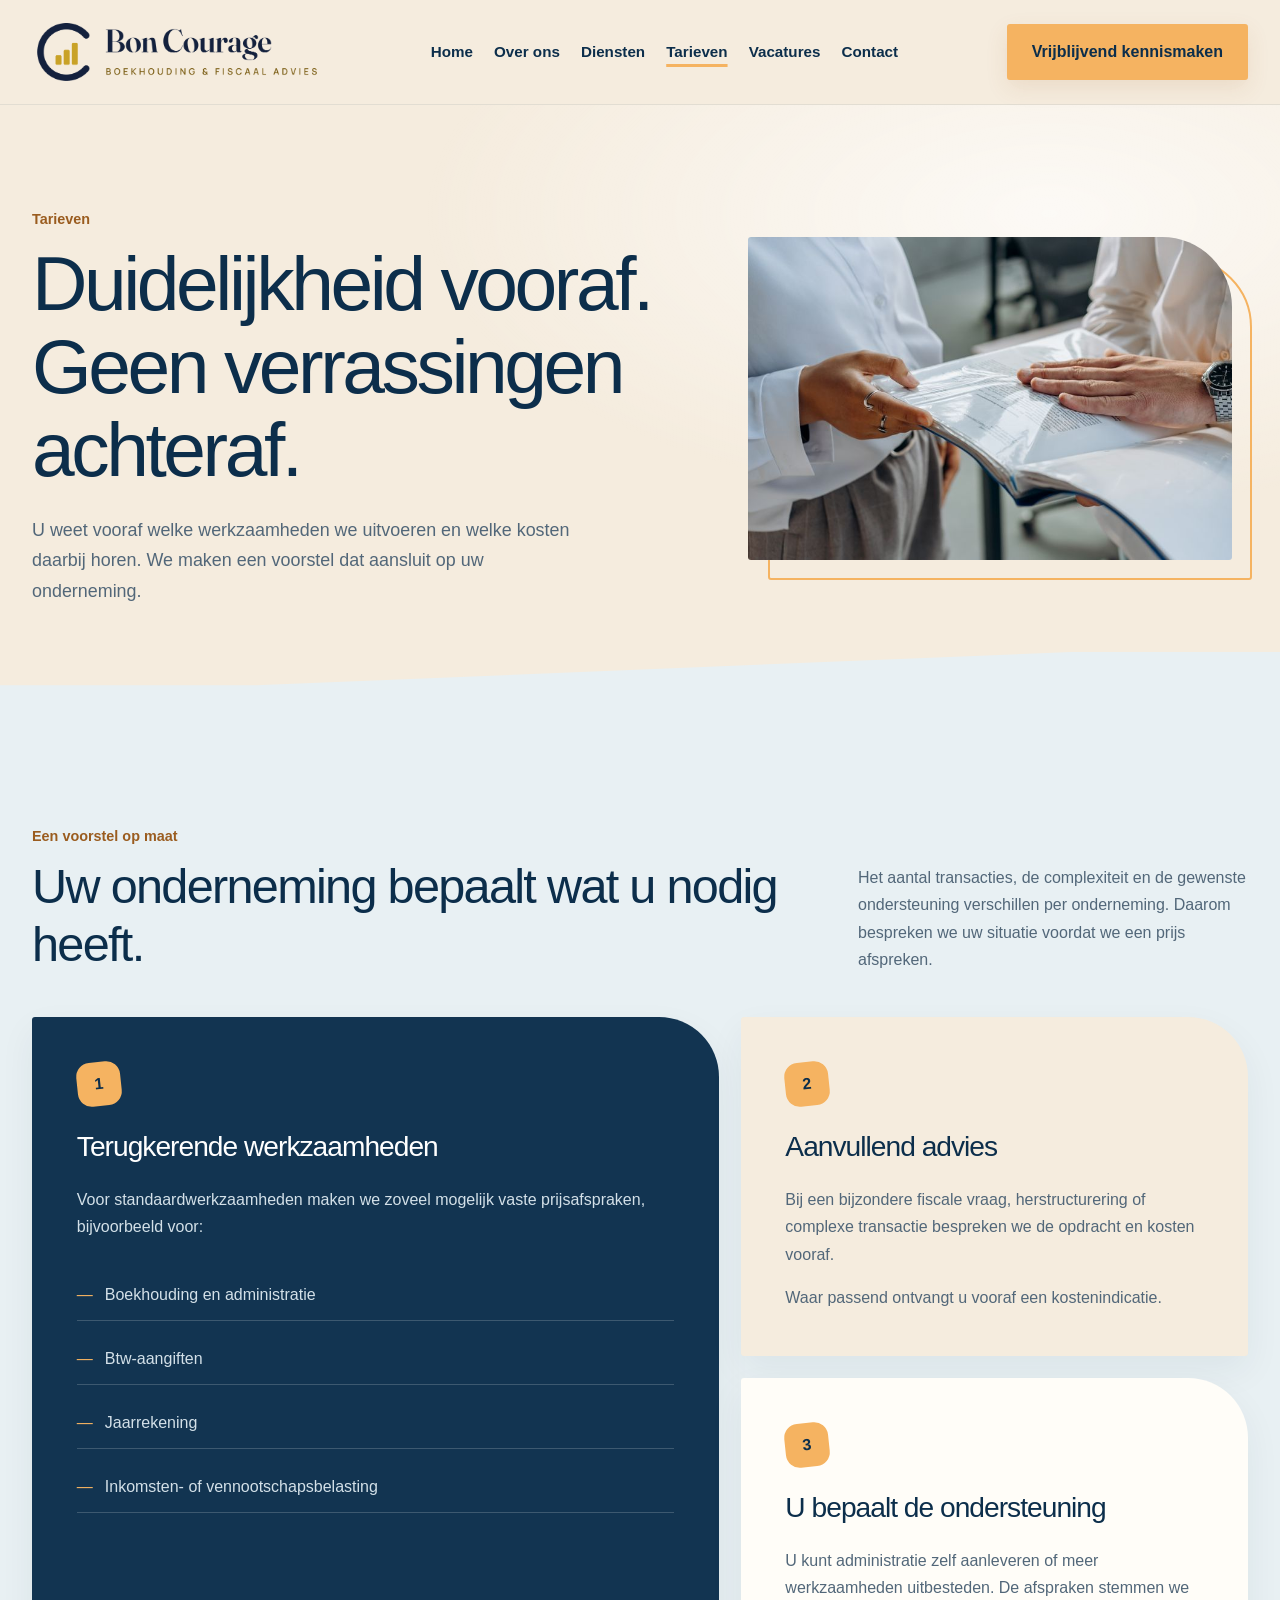
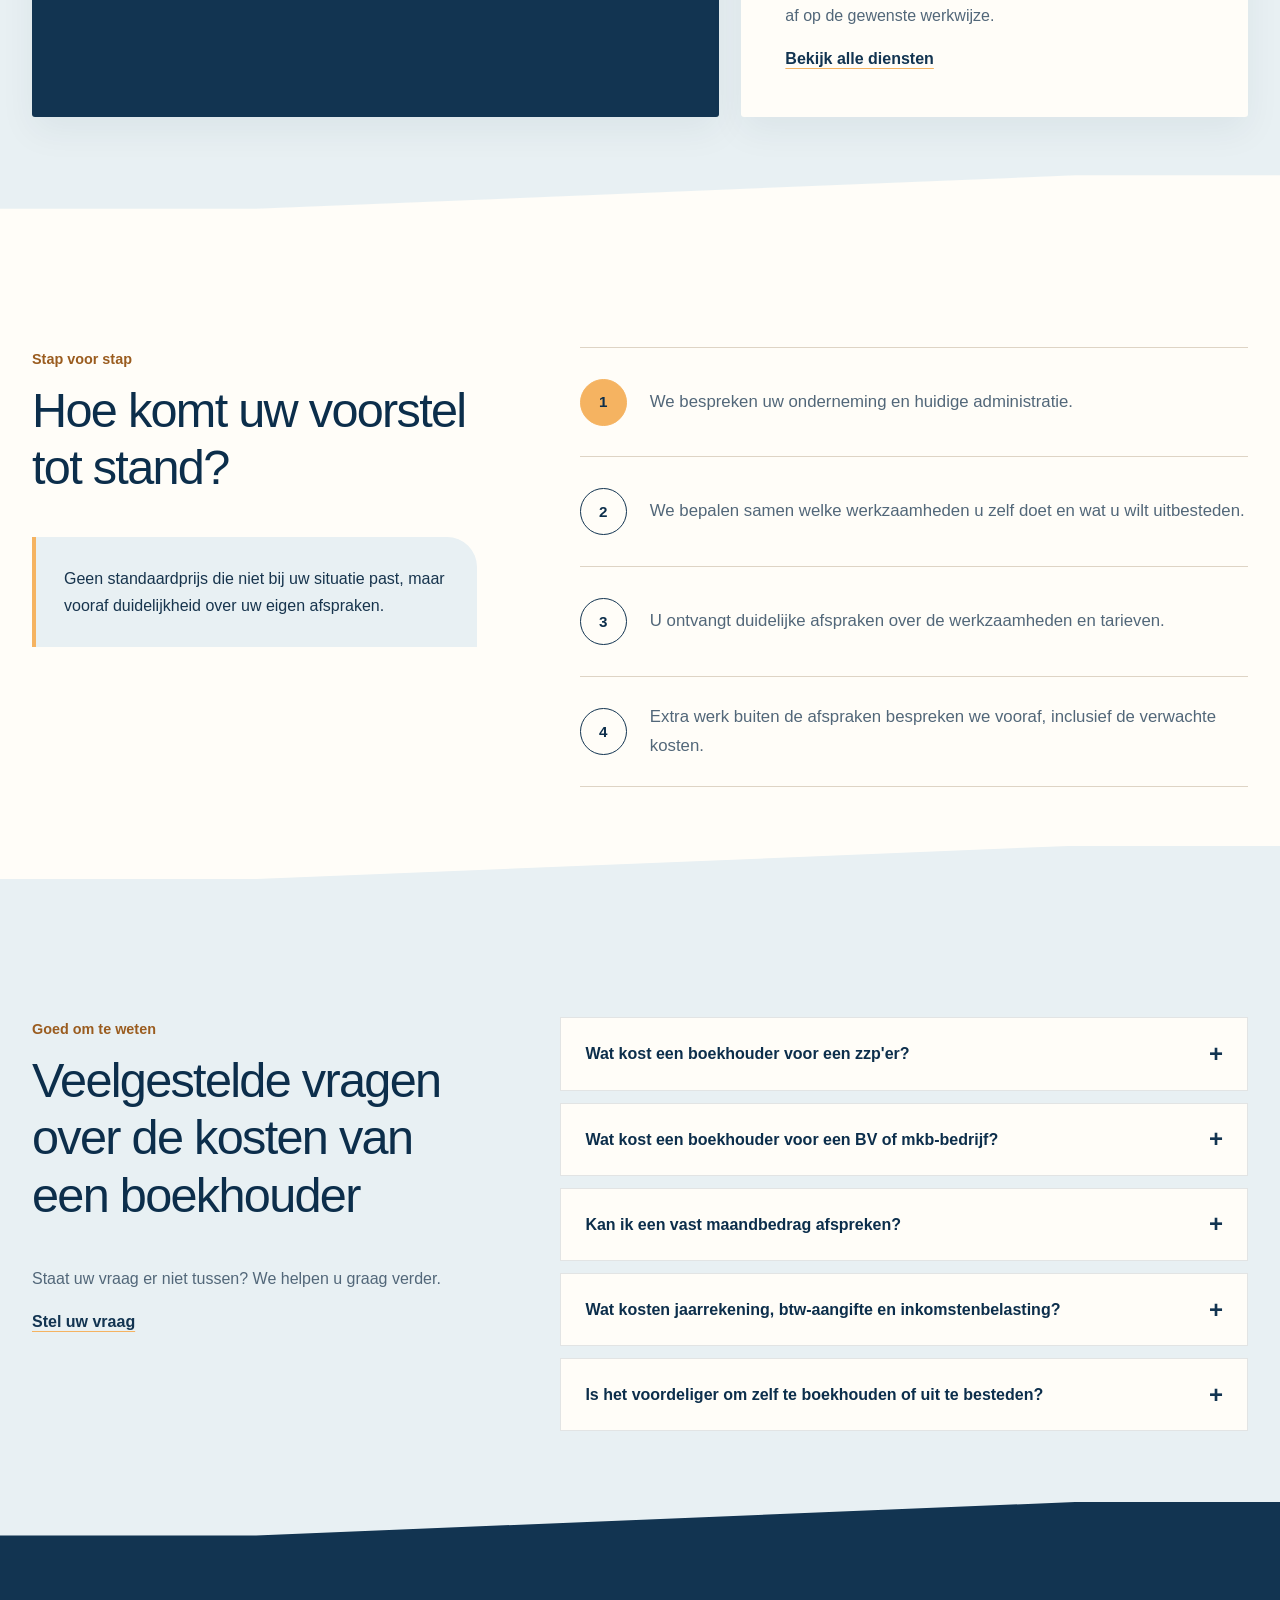
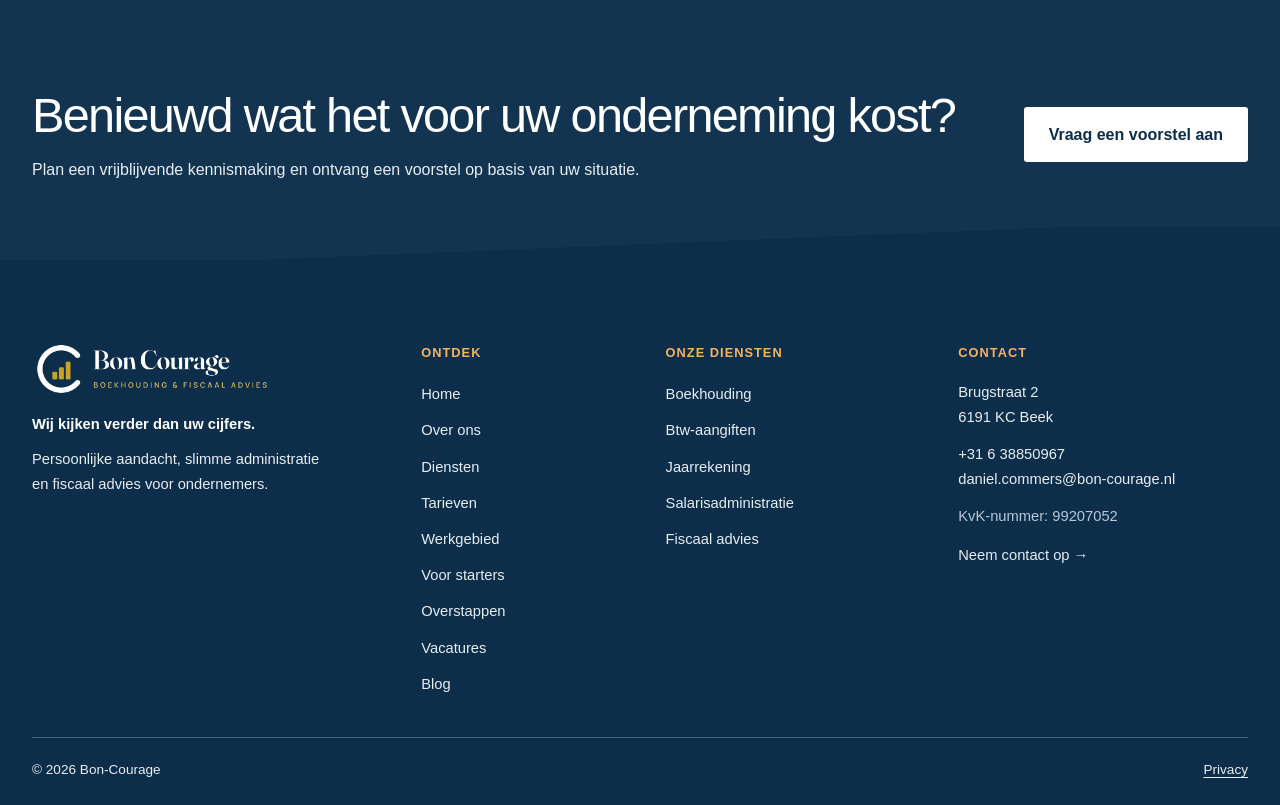
<file: tarieven.html>
<!doctype html>
<html lang="nl">
<head>
    <meta charset="utf-8">
    <meta name="viewport" content="width=device-width, initial-scale=1">
    <meta name="description" content="Wat kost een boekhouder? Bij Bon-Courage in Beek werkt u met transparante tarieven en vaste prijsafspraken, bijvoorbeeld een vast maandbedrag voor boekhouding, btw, jaarrekening en aangiften.">
    <link rel="canonical" href="https://bon-courage.nl/tarieven.html">
    <title>Wat kost een boekhouder? Transparante tarieven | Bon-Courage Beek</title>
    <link rel="icon" href="favicon.ico" sizes="48x48">
    <link rel="icon" href="favicon.svg" type="image/svg+xml">
    <link rel="apple-touch-icon" href="apple-touch-icon.png">
    <link rel="manifest" href="site.webmanifest">
    <link rel="stylesheet" href="assets/css/style.css?v=20261125-5">
    <script src="assets/js/animations.js?v=20261125" defer></script>
    <script src="assets/js/navigation.js?v=20261125" defer></script>
</head>
<body>
    <a class="skip-link" href="#main">Ga naar de inhoud</a>
    <header class="site-header">
        <nav class="navbar container" aria-label="Hoofdnavigatie">
            <a class="brand" href="index.html" aria-label="Bon-Courage, naar de startpagina">
                <img src="assets/images/logo-navbar.png?v=20261125" alt="Bon-Courage" class="site-logo" width="870" height="609">
            </a>
            <button class="nav-toggle" type="button" aria-controls="main-navigation" aria-expanded="false" aria-label="Menu openen">
                <span class="nav-toggle-icon" aria-hidden="true"><span></span><span></span><span></span></span> Menu
            </button>
            <ul class="nav-links" id="main-navigation">
                <li><a href="index.html">Home</a></li>
                <li><a href="over.html">Over ons</a></li>
                <li><a href="diensten.html">Diensten</a></li>
                <li><a href="tarieven.html" class="nav-active">Tarieven</a></li>
                <li><a href="vacatures.html">Vacatures</a></li>
                <li><a href="contact.html">Contact</a></li>
            </ul>
            <a class="button button-primary nav-cta" href="contact.html">Vrijblijvend kennismaken</a>
        </nav>
    </header>
    <main id="main">
        <section class="hero-alt pricing-hero shape-divider shape-to-blue">
            <div class="container">
                <div class="hero-alt-layout">
                    <div>
                        <p class="section-label">Tarieven</p>
                        <h1>Duidelijkheid vooraf. Geen verrassingen achteraf.</h1>
                        <p class="hero-lead">U weet vooraf welke werkzaamheden we uitvoeren en welke kosten daarbij horen. We maken een voorstel dat aansluit op uw onderneming.</p>
                    </div>
                    <div class="pricing-hero-visual">
                        <img class="hero-alt-image" src="assets/images/overleg-stock.jpg?v=20261125" alt="Ondernemers overleggen aan tafel" width="800" height="533">
                    </div>
                </div>
            </div>
        </section>
        <section class="section-space pricing-offer-section shape-divider shape-to-white">
            <div class="container">
                <div class="section-heading">
                    <div><p class="section-label">Een voorstel op maat</p><h2>Uw onderneming bepaalt wat u nodig heeft.</h2></div>
                    <p>Het aantal transacties, de complexiteit en de gewenste ondersteuning verschillen per onderneming. Daarom bespreken we uw situatie voordat we een prijs afspreken.</p>
                </div>
                <div class="pricing-grid">
                    <article class="pricing-card">
                        <h2>Terugkerende werkzaamheden</h2>
                        <p>Voor standaardwerkzaamheden maken we zoveel mogelijk vaste prijsafspraken, bijvoorbeeld voor:</p>
                        <ul><li>Boekhouding en administratie</li><li>Btw-aangiften</li><li>Jaarrekening</li><li>Inkomsten- of vennootschapsbelasting</li></ul>
                    </article>
                    <article class="pricing-card">
                        <h2>Aanvullend advies</h2>
                        <p>Bij een bijzondere fiscale vraag, herstructurering of complexe transactie bespreken we de opdracht en kosten vooraf.</p>
                        <p>Waar passend ontvangt u vooraf een kostenindicatie.</p>
                    </article>
                    <article class="pricing-card">
                        <h2>U bepaalt de ondersteuning</h2>
                        <p>U kunt administratie zelf aanleveren of meer werkzaamheden uitbesteden. De afspraken stemmen we af op de gewenste werkwijze.</p>
                        <a class="text-link" href="diensten.html">Bekijk alle diensten</a>
                    </article>
                </div>
            </div>
        </section>
        <section class="section-space section-warm pricing-process-section shape-divider shape-to-blue">
            <div class="container pricing-process-layout">
                <div class="pricing-process-intro">
                    <p class="section-label">Stap voor stap</p>
                    <h2>Hoe komt uw voorstel tot stand?</h2>
                    <p class="pricing-note">Geen standaardprijs die niet bij uw situatie past, maar vooraf duidelijkheid over uw eigen afspraken.</p>
                </div>
                <ol class="steps pricing-steps">
                    <li>We bespreken uw onderneming en huidige administratie.</li>
                    <li>We bepalen samen welke werkzaamheden u zelf doet en wat u wilt uitbesteden.</li>
                    <li>U ontvangt duidelijke afspraken over de werkzaamheden en tarieven.</li>
                    <li>Extra werk buiten de afspraken bespreken we vooraf, inclusief de verwachte kosten.</li>
                </ol>
            </div>
        </section>
        <section class="section-space pricing-faq-section shape-divider shape-to-navy">
            <div class="container faq-layout">
                <div>
                    <p class="section-label">Goed om te weten</p>
                    <h2>Veelgestelde vragen over de kosten van een boekhouder</h2>
                    <p>Staat uw vraag er niet tussen? We helpen u graag verder.</p>
                    <a class="text-link" href="contact.html">Stel uw vraag</a>
                </div>
                <div>
                    <div class="faq-list">
                        <details><summary>Wat kost een boekhouder voor een zzp'er?</summary><p>Dat verschilt per ondernemer. Het aantal facturen en bankmutaties, of u btw-plichtig bent en hoeveel u zelf aanlevert bepalen de prijs. Na een kennismaking ontvangt u een voorstel met vaste afspraken.</p></details>
                        <details><summary>Wat kost een boekhouder voor een BV of mkb-bedrijf?</summary><p>Bij een BV of mkb-bedrijf spelen ook jaarrekening, vennootschapsbelasting en eventueel salarisadministratie mee. We maken een voorstel dat past bij de omvang en complexiteit.</p></details>
                        <details><summary>Kan ik een vast maandbedrag afspreken?</summary><p>Ja. Voor terugkerende werkzaamheden werken we zoveel mogelijk met een vaste prijs, zodat u weet waar u aan toe bent.</p></details>
                        <details><summary>Wat kosten jaarrekening, btw-aangifte en inkomstenbelasting?</summary><p>Deze werkzaamheden kunt u opnemen in uw vaste afspraken of los laten uitvoeren. We bespreken de kosten vooraf, zodat er geen verrassingen zijn.</p></details>
                        <details><summary>Is het voordeliger om zelf te boekhouden of uit te besteden?</summary><p>Zelf boekhouden kost tijd en kennis van regels en deadlines. Uitbesteden geeft rust en ruimte om te ondernemen, en een boekhouder die meedenkt kan fiscale voordelen signaleren. Samen bekijken we wat bij u past.</p></details>
                    </div>
                </div>
            </div>
        </section>
        <section class="contact-band shape-divider shape-to-deep">
            <div class="container contact-band-inner">
                <div><h2>Benieuwd wat het voor uw onderneming kost?</h2><p>Plan een vrijblijvende kennismaking en ontvang een voorstel op basis van uw situatie.</p></div>
                <a class="button button-light" href="contact.html">Vraag een voorstel aan</a>
            </div>
        </section>
    </main>
    <footer class="site-footer">
        <div class="container footer-grid">
            <div class="footer-col footer-brand">
                <a class="footer-logo" href="index.html" aria-label="Bon-Courage, naar de startpagina"><img src="assets/images/logo-footer.png?v=20261125" alt="Bon-Courage" width="870" height="609" loading="lazy"></a>
                <p class="footer-tagline">Wij kijken verder dan uw cijfers.</p>
                <p>Persoonlijke aandacht, slimme administratie en fiscaal advies voor ondernemers.</p>
            </div>
            <nav class="footer-col" aria-label="Footer navigatie">
                <h2>Ontdek</h2>
                <ul>
                    <li><a href="index.html">Home</a></li>
                    <li><a href="over.html">Over ons</a></li>
                    <li><a href="diensten.html">Diensten</a></li>
                    <li><a href="tarieven.html">Tarieven</a></li>
                    <li><a href="werkgebied.html">Werkgebied</a></li>
                    <li><a href="starters.html">Voor starters</a></li>
                    <li><a href="overstappen.html">Overstappen</a></li>
                    <li><a href="vacatures.html">Vacatures</a></li>
                    <li><a href="blog.html">Blog</a></li>
                </ul>
            </nav>
            <nav class="footer-col" aria-label="Onze diensten">
                <h2>Onze diensten</h2>
                <ul>
                    <li><a href="diensten.html#boekhouding">Boekhouding</a></li>
                    <li><a href="diensten.html#btw">Btw-aangiften</a></li>
                    <li><a href="diensten.html#jaarrekening">Jaarrekening</a></li>
                    <li><a href="diensten.html#salarisadministratie">Salarisadministratie</a></li>
                    <li><a href="diensten.html#advies">Fiscaal advies</a></li>
                </ul>
            </nav>
            <div class="footer-col">
                <h2>Contact</h2>
                <address class="footer-address"><p>Brugstraat 2<br>6191 KC Beek</p>
                    <p><a class="footer-contact-link" href="tel:+31638850967">+31 6 38850967</a><br><a class="footer-contact-link" href="mailto:daniel.commers@bon-courage.nl">daniel.commers@bon-courage.nl</a></p></address>
                <p class="footer-kvk">KvK-nummer: 99207052</p>
                <a class="footer-contact-link" href="contact.html">Neem contact op &rarr;</a>
            </div>
        </div>
        <div class="container footer-bottom">
            <p>&copy; 2026 Bon-Courage</p>
            <p><a href="privacy.html">Privacy</a></p>
        </div>
    </footer>
</body>
</html>
</file>
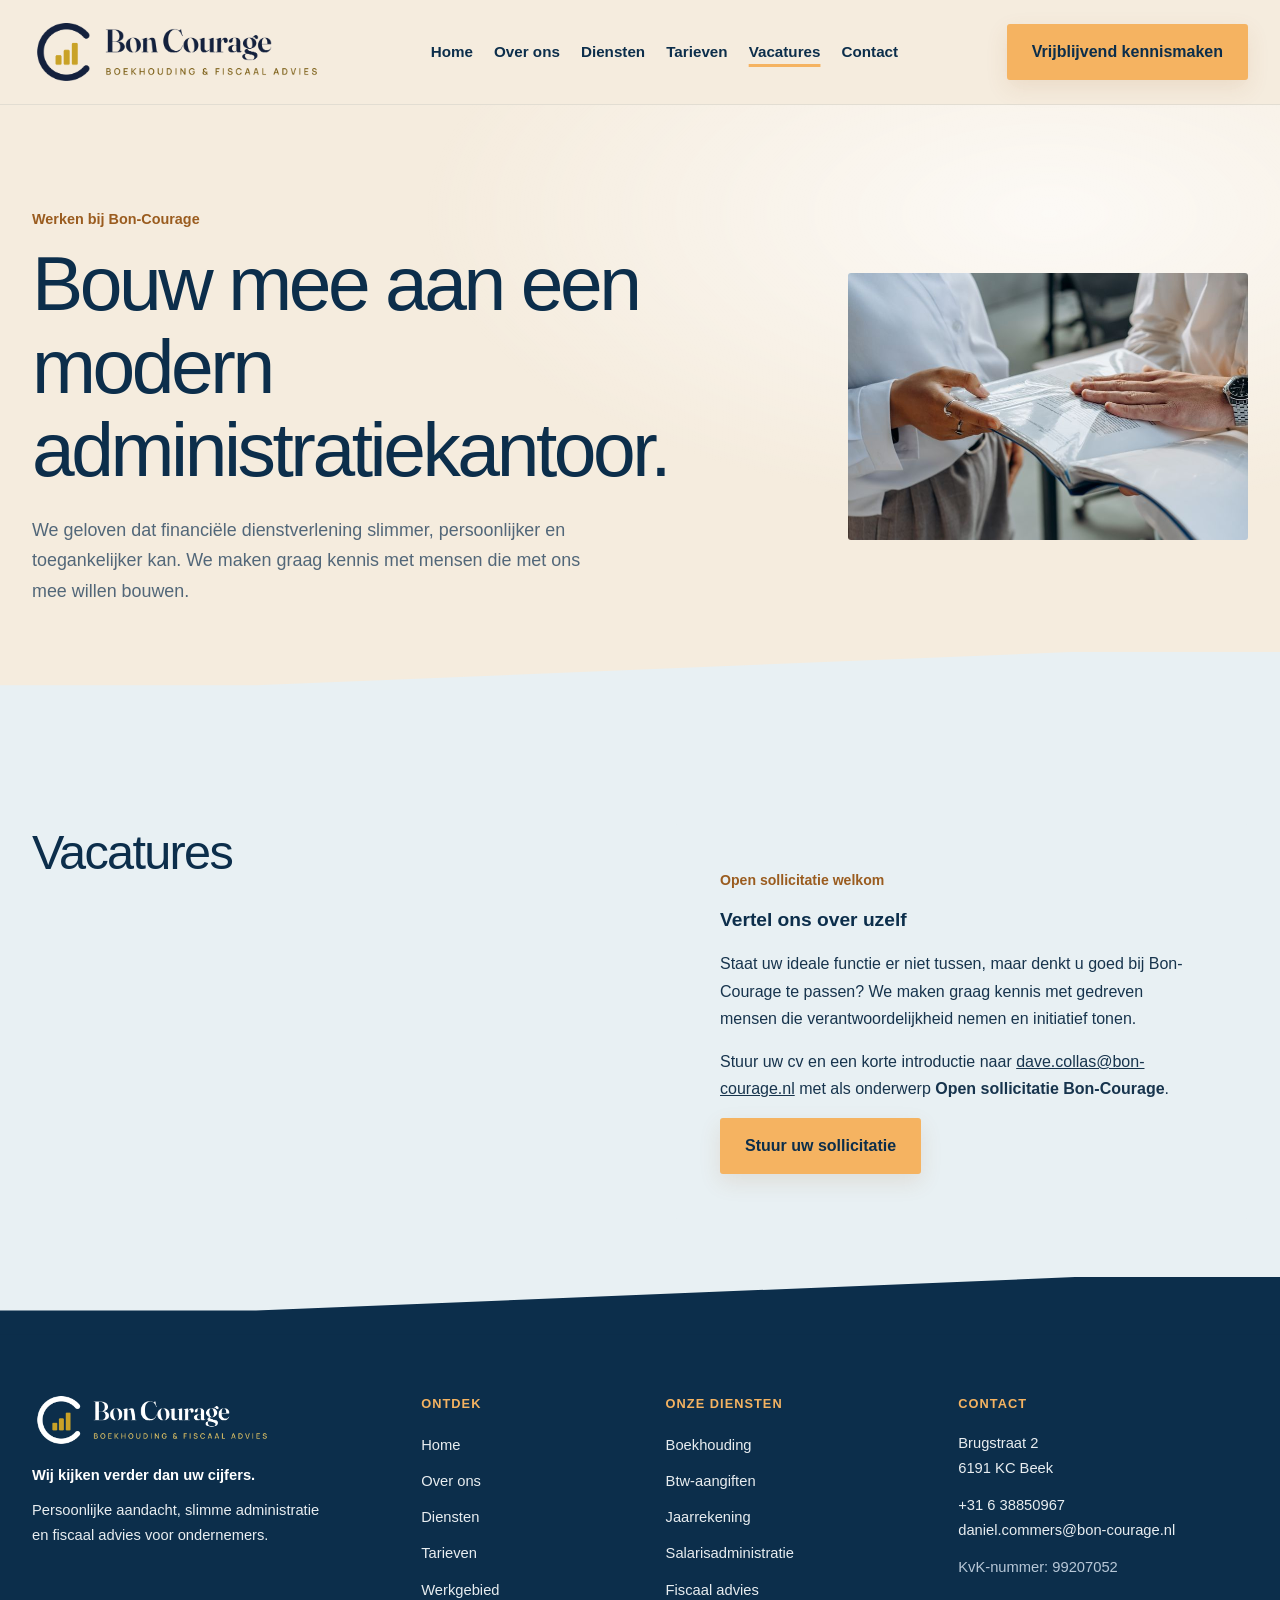
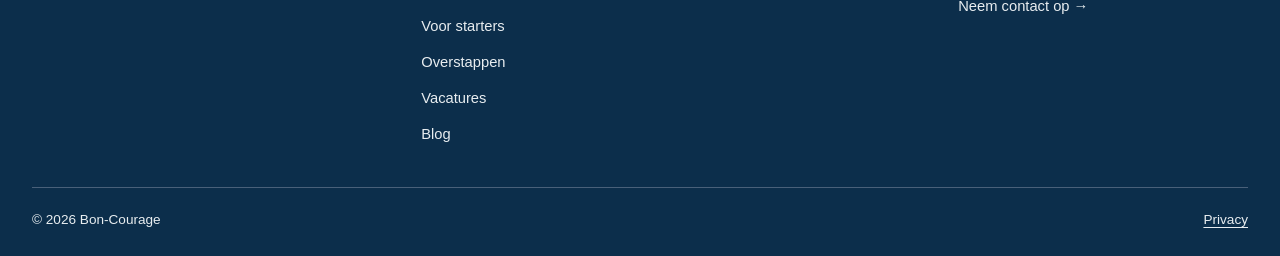
<file: vacatures.html>
<!doctype html>
<html lang="nl">
<head>
    <meta charset="utf-8">
    <meta name="viewport" content="width=device-width, initial-scale=1">
    <meta name="description" content="Bouw mee aan een modern administratiekantoor. Stuur Bon-Courage een open sollicitatie en vertel hoe u kunt bijdragen.">
    <title>Vacatures en open sollicitaties | Bon-Courage</title>
    <link rel="icon" href="favicon.ico" sizes="48x48">
    <link rel="icon" href="favicon.svg" type="image/svg+xml">
    <link rel="apple-touch-icon" href="apple-touch-icon.png">
    <link rel="manifest" href="site.webmanifest">
    <link rel="stylesheet" href="assets/css/style.css?v=20261125-3">
    <script src="assets/js/animations.js?v=20261125" defer></script>
    <script src="assets/js/navigation.js?v=20261125" defer></script>
</head>
<body>
    <a class="skip-link" href="#main">Ga naar de inhoud</a>

    <header class="site-header">
        <nav class="navbar container" aria-label="Hoofdnavigatie">
            <a class="brand" href="index.html" aria-label="Bon Courage, naar de startpagina">
                <img src="assets/images/logo-navbar.png?v=20261125" alt="Bon-Courage" class="site-logo" width="870" height="609">
            </a>
            <button class="nav-toggle" type="button" aria-controls="main-navigation" aria-expanded="false" aria-label="Menu openen">
                <span class="nav-toggle-icon" aria-hidden="true"><span></span><span></span><span></span></span> Menu
            </button>
            <ul class="nav-links" id="main-navigation">
                <li><a href="index.html">Home</a></li>
                <li><a href="over.html">Over ons</a></li>
                <li><a href="diensten.html">Diensten</a></li>
                <li><a href="tarieven.html">Tarieven</a></li>
                <li><a href="vacatures.html" class="nav-active">Vacatures</a></li>
                <li><a href="contact.html">Contact</a></li>
            </ul>
            <a class="button button-primary nav-cta" href="contact.html">Vrijblijvend kennismaken</a>
        </nav>
    </header>

    <main id="main">
        <section class="hero-alt shape-divider shape-to-blue">
            <div class="container">
                <div class="hero-alt-layout">
                    <div>
                        <p class="section-label">Werken bij Bon-Courage</p>
                        <h1>Bouw mee aan een modern administratiekantoor.</h1>
                        <p class="hero-lead">We geloven dat financiële dienstverlening slimmer, persoonlijker en toegankelijker kan. We maken graag kennis met mensen die met ons mee willen bouwen.</p>
                    </div>
                    <img class="hero-alt-image" src="assets/images/overleg-stock.jpg?v=20261125" alt="Twee mensen bespreken documenten" width="800" height="533">
                </div>
            </div>
        </section>

        <section class="section-space shape-divider shape-to-deep">
            <div class="container editorial-split">
                <div><h2>Vacatures</h2></div>
                <div class="contact-panel">
                    <p class="article-status">Open sollicitatie welkom</p>
                    <h3>Vertel ons over uzelf</h3>
                    <p>Staat uw ideale functie er niet tussen, maar denkt u goed bij Bon-Courage te passen? We maken graag kennis met gedreven mensen die verantwoordelijkheid nemen en initiatief tonen.</p>
                    <p>Stuur uw cv en een korte introductie naar <a href="mailto:dave.collas@bon-courage.nl">dave.collas@bon-courage.nl</a> met als onderwerp <strong>Open sollicitatie Bon-Courage</strong>.</p>
                    <a class="button button-primary" href="mailto:dave.collas@bon-courage.nl?subject=Open%20sollicitatie%20Bon-Courage">Stuur uw sollicitatie</a>
                </div>
            </div>
        </section>
    </main>

    <footer class="site-footer">
        <div class="container footer-grid">
            <div class="footer-col footer-brand">
                <a class="footer-logo" href="index.html" aria-label="Bon-Courage, naar de startpagina"><img src="assets/images/logo-footer.png?v=20261125" alt="Bon-Courage" width="870" height="609" loading="lazy"></a>
                <p class="footer-tagline">Wij kijken verder dan uw cijfers.</p>
                <p>Persoonlijke aandacht, slimme administratie en fiscaal advies voor ondernemers.</p>
            </div>
            <nav class="footer-col" aria-label="Footer navigatie">
                <h2>Ontdek</h2>
                <ul>
                    <li><a href="index.html">Home</a></li>
                    <li><a href="over.html">Over ons</a></li>
                    <li><a href="diensten.html">Diensten</a></li>
                    <li><a href="tarieven.html">Tarieven</a></li>
                    <li><a href="werkgebied.html">Werkgebied</a></li>
                    <li><a href="starters.html">Voor starters</a></li>
                    <li><a href="overstappen.html">Overstappen</a></li>
                    <li><a href="vacatures.html">Vacatures</a></li>
                    <li><a href="blog.html">Blog</a></li>
                </ul>
            </nav>
            <nav class="footer-col" aria-label="Onze diensten">
                <h2>Onze diensten</h2>
                <ul>
                    <li><a href="diensten.html#boekhouding">Boekhouding</a></li>
                    <li><a href="diensten.html#btw">Btw-aangiften</a></li>
                    <li><a href="diensten.html#jaarrekening">Jaarrekening</a></li>
                    <li><a href="diensten.html#salarisadministratie">Salarisadministratie</a></li>
                    <li><a href="diensten.html#advies">Fiscaal advies</a></li>
                </ul>
            </nav>
            <div class="footer-col">
                <h2>Contact</h2>
                <address class="footer-address"><p>Brugstraat 2<br>6191 KC Beek</p>
                    <p><a class="footer-contact-link" href="tel:+31638850967">+31 6 38850967</a><br><a class="footer-contact-link" href="mailto:daniel.commers@bon-courage.nl">daniel.commers@bon-courage.nl</a></p></address>
                <p class="footer-kvk">KvK-nummer: 99207052</p>
                <a class="footer-contact-link" href="contact.html">Neem contact op &rarr;</a>
            </div>
        </div>
        <div class="container footer-bottom">
            <p>&copy; 2026 Bon-Courage</p>
            <p><a href="privacy.html">Privacy</a></p>
        </div>
    </footer>
</body>
</html>
</file>
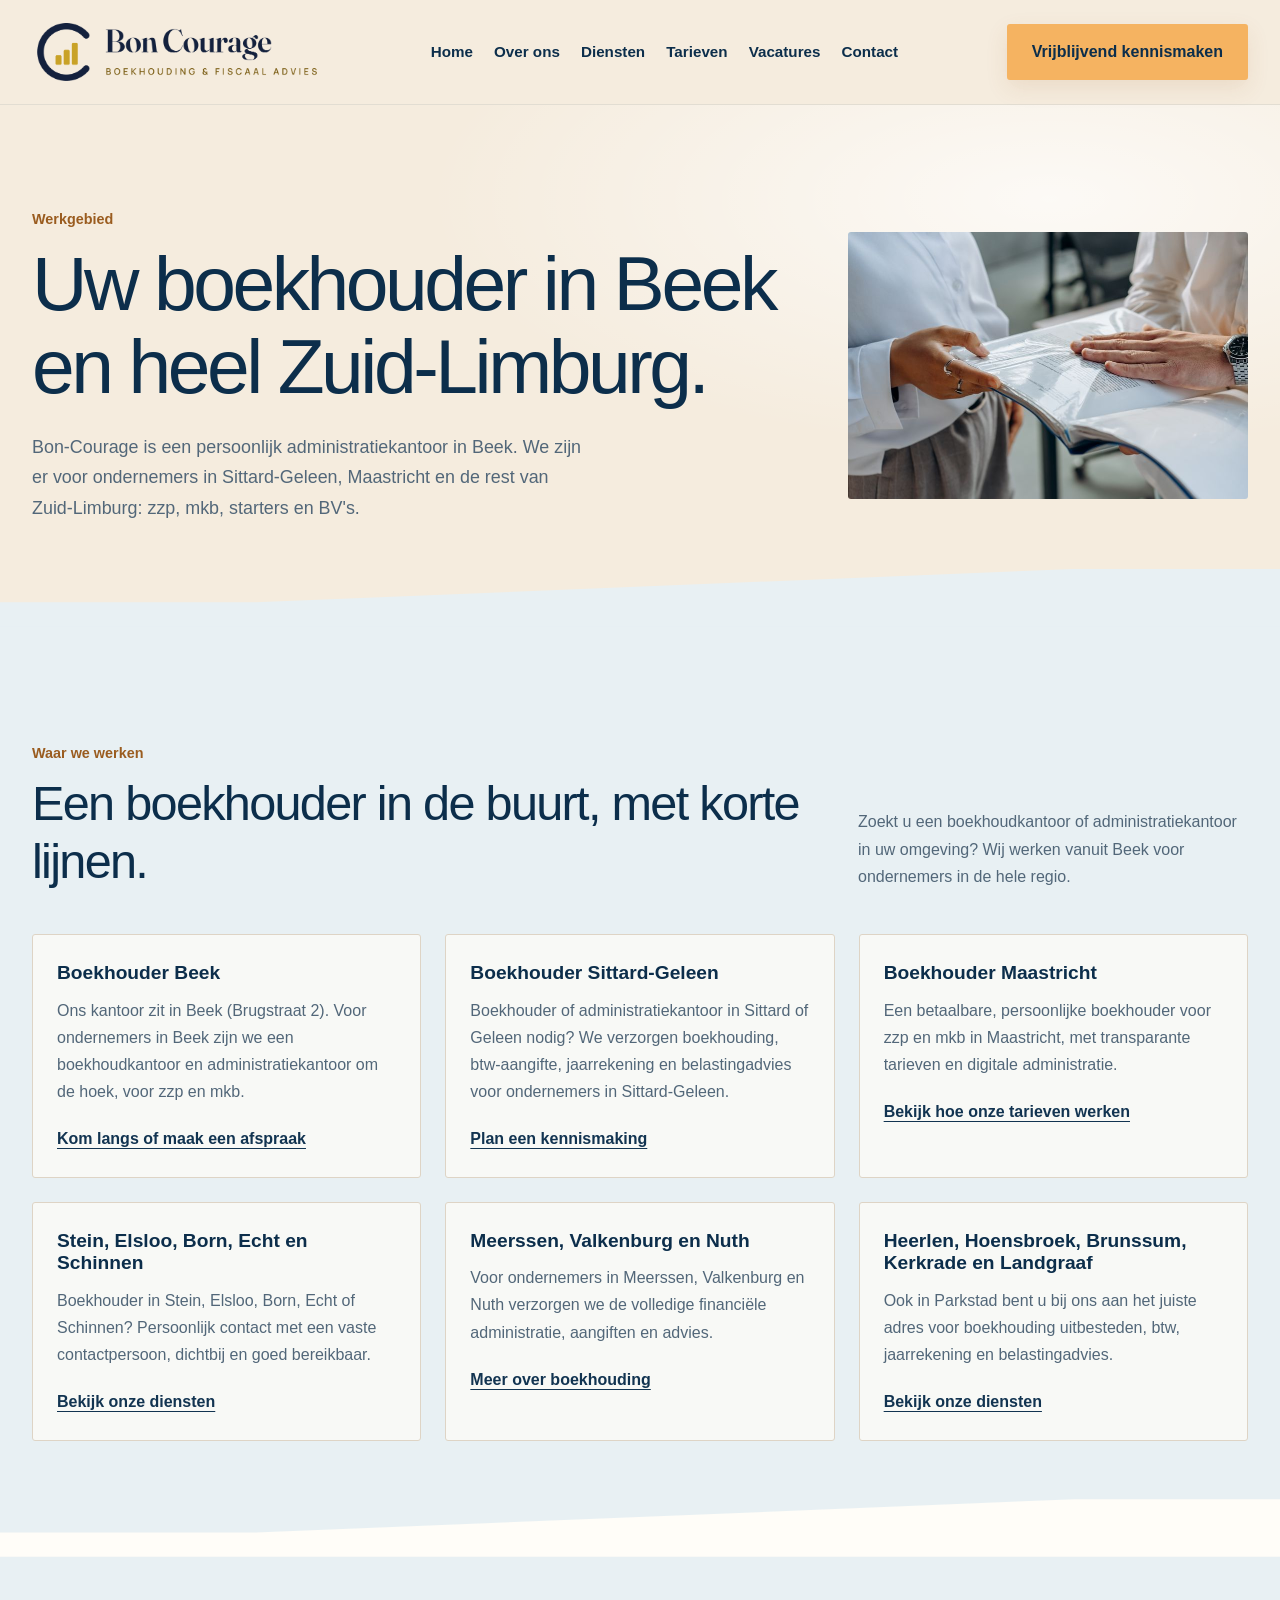
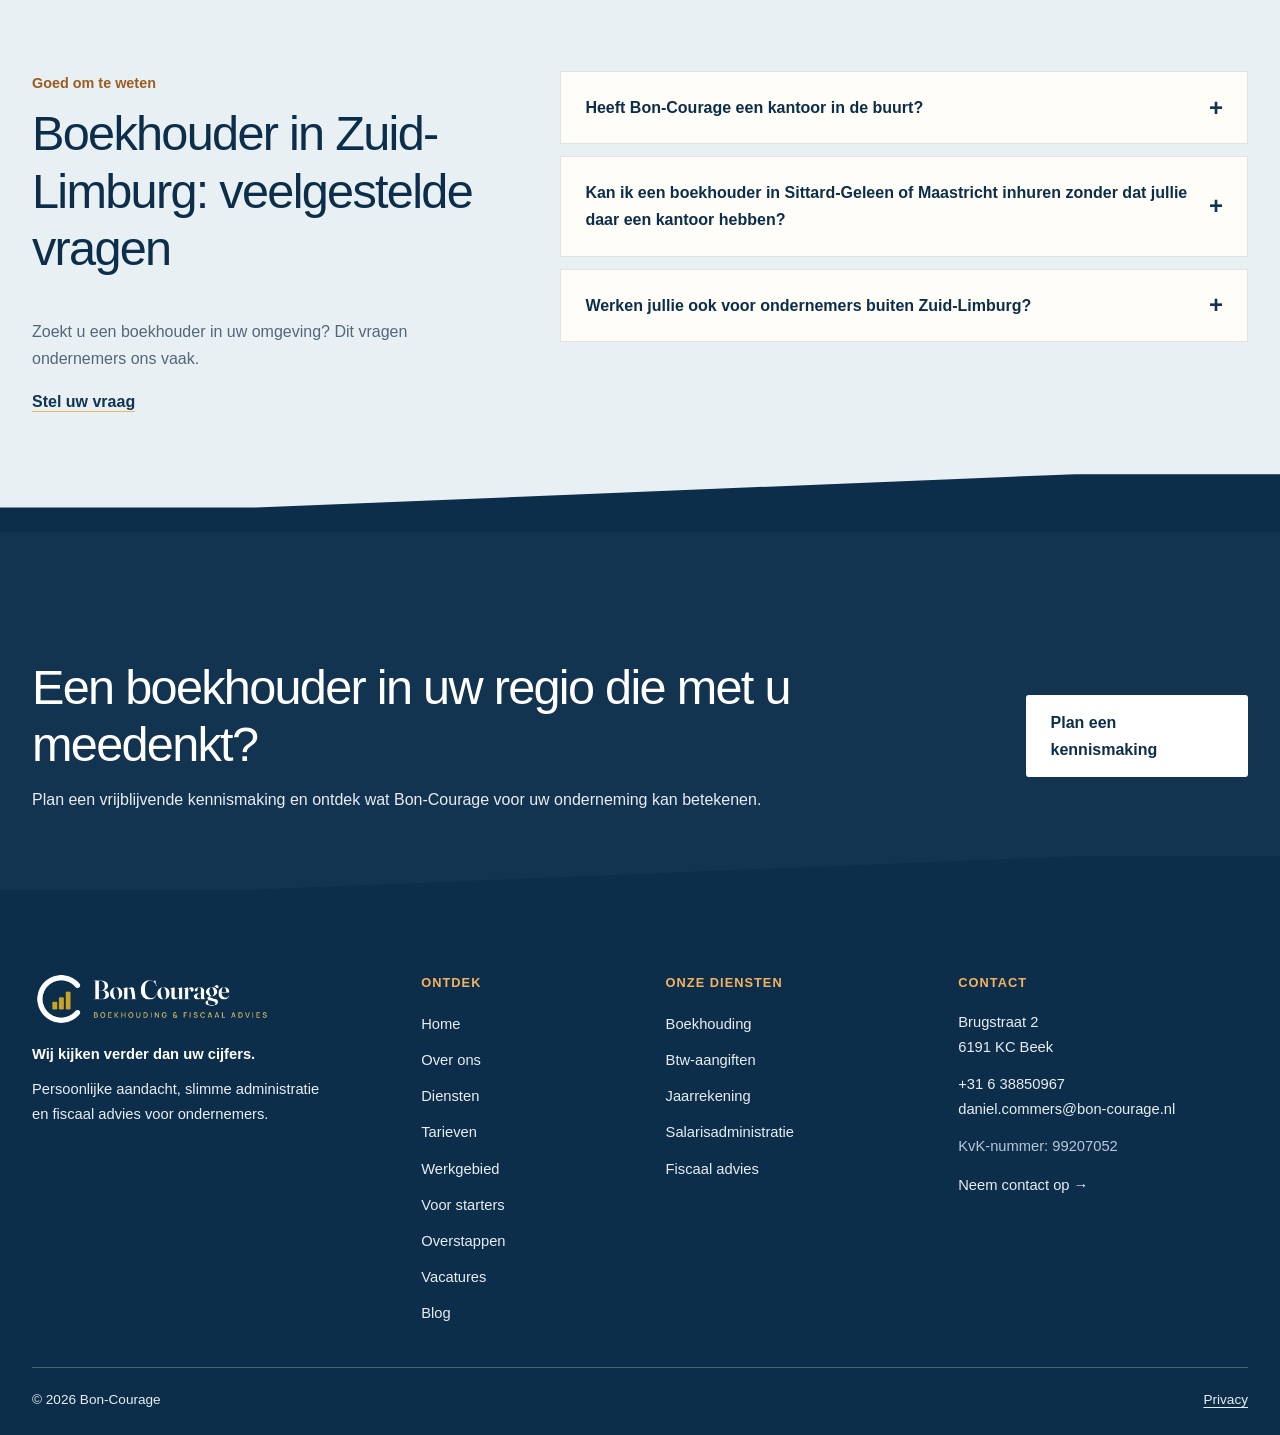
<file: werkgebied.html>
<!doctype html>
<html lang="nl">
<head>
    <meta charset="utf-8">
    <meta name="viewport" content="width=device-width, initial-scale=1">
    <meta name="description" content="Boekhouder en administratiekantoor in Beek voor ondernemers in Sittard-Geleen, Maastricht, Stein, Elsloo, Meerssen, Heerlen en heel Zuid-Limburg. Persoonlijk contact en digitale boekhouding.">
    <link rel="canonical" href="https://bon-courage.nl/werkgebied.html">
    <title>Boekhouder Zuid-Limburg | Sittard, Geleen, Maastricht &amp; Beek | Bon-Courage</title>
    <link rel="icon" href="favicon.ico" sizes="48x48">
    <link rel="icon" href="favicon.svg" type="image/svg+xml">
    <link rel="apple-touch-icon" href="apple-touch-icon.png">
    <link rel="manifest" href="site.webmanifest">
    <link rel="stylesheet" href="assets/css/style.css?v=20261125-3">
    <script src="assets/js/animations.js?v=20261125" defer></script>
    <script src="assets/js/navigation.js?v=20261125" defer></script>
    <script type="application/ld+json">
        {
            "@context": "https://schema.org",
            "@type": "FAQPage",
            "mainEntity": [
                {"@type": "Question", "name": "Heeft Bon-Courage een kantoor in de buurt?", "acceptedAnswer": {"@type": "Answer", "text": "Ons kantoor zit aan de Brugstraat 2 in Beek. Van daaruit bedienen we ondernemers in heel Zuid-Limburg, en door digitale administratie kunt u ook vanaf elke andere locatie met ons samenwerken."}},
                {"@type": "Question", "name": "Kan ik een boekhouder in Sittard-Geleen of Maastricht inhuren zonder dat jullie daar een kantoor hebben?", "acceptedAnswer": {"@type": "Answer", "text": "Ja. We werken digitaal met SnelStart en zijn goed bereikbaar. Voor een kennismaking of bespreking                 komen we naar u toe of spreken we af op ons kantoor in Beek."}},
                {"@type": "Question", "name": "Werken jullie ook voor ondernemers buiten Zuid-Limburg?", "acceptedAnswer": {"@type": "Answer", "text": "Ja, dankzij digitale boekhouding is samenwerken ook op afstand mogelijk. Neem contact op om te bespreken wat voor uw situatie past."}}
            ]
        }
    </script>
</head>
<body>
    <a class="skip-link" href="#main">Ga naar de inhoud</a>

    <header class="site-header">
        <nav class="navbar container" aria-label="Hoofdnavigatie">
            <a class="brand" href="index.html" aria-label="Bon Courage, naar de startpagina">
                <img src="assets/images/logo-navbar.png?v=20261125" alt="Bon-Courage" class="site-logo" width="870" height="609">
            </a>
            <button class="nav-toggle" type="button" aria-controls="main-navigation" aria-expanded="false" aria-label="Menu openen">
                <span class="nav-toggle-icon" aria-hidden="true"><span></span><span></span><span></span></span> Menu
            </button>
            <ul class="nav-links" id="main-navigation">
                <li><a href="index.html">Home</a></li>
                <li><a href="over.html">Over ons</a></li>
                <li><a href="diensten.html">Diensten</a></li>
                <li><a href="tarieven.html">Tarieven</a></li>
                <li><a href="vacatures.html">Vacatures</a></li>
                <li><a href="contact.html">Contact</a></li>
            </ul>
            <a class="button button-primary nav-cta" href="contact.html">Vrijblijvend kennismaken</a>
        </nav>
    </header>

    <main id="main">
        <section class="hero-alt shape-divider shape-to-blue">
            <div class="container">
                <div class="hero-alt-layout">
                    <div>
                        <p class="section-label">Werkgebied</p>
                        <h1>Uw boekhouder in Beek en heel Zuid-Limburg.</h1>
                        <p class="hero-lead">Bon-Courage is een persoonlijk administratiekantoor in Beek. We zijn er voor ondernemers in Sittard-Geleen, Maastricht en de rest van Zuid-Limburg: zzp, mkb, starters en BV's.</p>
                    </div>
                    <img class="hero-alt-image" src="assets/images/overleg-stock.jpg?v=20261125" alt="Ondernemers overleggen aan tafel" width="800" height="533">
                </div>
            </div>
        </section>

        <section class="section-space shape-divider shape-to-white">
            <div class="container">
                <div class="section-heading">
                    <div><p class="section-label">Waar we werken</p><h2>Een boekhouder in de buurt, met korte lijnen.</h2></div>
                    <p>Zoekt u een boekhoudkantoor of administratiekantoor in uw omgeving? Wij werken vanuit Beek voor ondernemers in de hele regio.</p>
                </div>
                <div class="feature-grid">
                    <article class="service-card"><h3>Boekhouder Beek</h3><p>Ons kantoor zit in Beek (Brugstraat 2). Voor ondernemers in Beek zijn we een boekhoudkantoor en administratiekantoor om de hoek, voor zzp en mkb.</p><a href="contact.html">Kom langs of maak een afspraak</a></article>
                    <article class="service-card"><h3>Boekhouder Sittard-Geleen</h3><p>Boekhouder of administratiekantoor in Sittard of Geleen nodig? We verzorgen boekhouding, btw-aangifte, jaarrekening en belastingadvies voor ondernemers in Sittard-Geleen.</p><a href="contact.html">Plan een kennismaking</a></article>
                    <article class="service-card"><h3>Boekhouder Maastricht</h3><p>Een betaalbare, persoonlijke boekhouder voor zzp en mkb in Maastricht, met transparante tarieven en digitale administratie.</p><a href="tarieven.html">Bekijk hoe onze tarieven werken</a></article>
                    <article class="service-card"><h3>Stein, Elsloo, Born, Echt en Schinnen</h3><p>Boekhouder in Stein, Elsloo, Born, Echt of Schinnen? Persoonlijk contact met een vaste contactpersoon, dichtbij en goed bereikbaar.</p><a href="diensten.html">Bekijk onze diensten</a></article>
                    <article class="service-card"><h3>Meerssen, Valkenburg en Nuth</h3><p>Voor ondernemers in Meerssen, Valkenburg en Nuth verzorgen we de volledige financiële administratie, aangiften en advies.</p><a href="diensten.html#boekhouding">Meer over boekhouding</a></article>
                    <article class="service-card"><h3>Heerlen, Hoensbroek, Brunssum, Kerkrade en Landgraaf</h3><p>Ook in Parkstad bent u bij ons aan het juiste adres voor boekhouding uitbesteden, btw, jaarrekening en belastingadvies.</p><a href="diensten.html">Bekijk onze diensten</a></article>
                </div>
            </div>
        </section>

        <section class="section-space section-warm faq-section shape-divider shape-to-deep">
            <div class="container faq-layout">
                <div><p class="section-label">Goed om te weten</p><h2>Boekhouder in Zuid-Limburg: veelgestelde vragen</h2><p>Zoekt u een boekhouder in uw omgeving? Dit vragen ondernemers ons vaak.</p><a class="text-link" href="contact.html">Stel uw vraag</a></div>
                <div class="faq-list">
                    <details><summary>Heeft Bon-Courage een kantoor in de buurt?</summary><p>Ons kantoor zit aan de Brugstraat 2 in Beek. Van daaruit bedienen we ondernemers in heel Zuid-Limburg, en door digitale administratie kunt u ook vanaf elke andere locatie met ons samenwerken.</p></details>
                    <details><summary>Kan ik een boekhouder in Sittard-Geleen of Maastricht inhuren zonder dat jullie daar een kantoor hebben?</summary><p>Ja. We werken digitaal met SnelStart en zijn goed bereikbaar.                     Voor een kennismaking of bespreking komen we naar u toe of spreken we af op ons kantoor in Beek.</p></details>
                    <details><summary>Werken jullie ook voor ondernemers buiten Zuid-Limburg?</summary><p>Ja, dankzij digitale boekhouding is samenwerken ook op afstand mogelijk. Neem contact op om te bespreken wat voor uw situatie past.</p></details>
                </div>
            </div>
        </section>

        <section class="contact-band shape-divider shape-to-deep">
            <div class="container contact-band-inner">
                <div><h2>Een boekhouder in uw regio die met u meedenkt?</h2><p>Plan een vrijblijvende kennismaking en ontdek wat Bon-Courage voor uw onderneming kan betekenen.</p></div>
                <a class="button button-light" href="contact.html">Plan een kennismaking</a>
            </div>
        </section>
    </main>

    <footer class="site-footer">
        <div class="container footer-grid">
            <div class="footer-col footer-brand">
                <a class="footer-logo" href="index.html" aria-label="Bon-Courage, naar de startpagina"><img src="assets/images/logo-footer.png?v=20261125" alt="Bon-Courage" width="870" height="609" loading="lazy"></a>
                <p class="footer-tagline">Wij kijken verder dan uw cijfers.</p>
                <p>Persoonlijke aandacht, slimme administratie en fiscaal advies voor ondernemers.</p>
            </div>
            <nav class="footer-col" aria-label="Footer navigatie">
                <h2>Ontdek</h2>
                <ul>
                    <li><a href="index.html">Home</a></li>
                    <li><a href="over.html">Over ons</a></li>
                    <li><a href="diensten.html">Diensten</a></li>
                    <li><a href="tarieven.html">Tarieven</a></li>
                    <li><a href="werkgebied.html">Werkgebied</a></li>
                    <li><a href="starters.html">Voor starters</a></li>
                    <li><a href="overstappen.html">Overstappen</a></li>
                    <li><a href="vacatures.html">Vacatures</a></li>
                    <li><a href="blog.html">Blog</a></li>
                </ul>
            </nav>
            <nav class="footer-col" aria-label="Onze diensten">
                <h2>Onze diensten</h2>
                <ul>
                    <li><a href="diensten.html#boekhouding">Boekhouding</a></li>
                    <li><a href="diensten.html#btw">Btw-aangiften</a></li>
                    <li><a href="diensten.html#jaarrekening">Jaarrekening</a></li>
                    <li><a href="diensten.html#salarisadministratie">Salarisadministratie</a></li>
                    <li><a href="diensten.html#advies">Fiscaal advies</a></li>
                </ul>
            </nav>
            <div class="footer-col">
                <h2>Contact</h2>
                <address class="footer-address"><p>Brugstraat 2<br>6191 KC Beek</p>
                    <p><a class="footer-contact-link" href="tel:+31638850967">+31 6 38850967</a><br><a class="footer-contact-link" href="mailto:daniel.commers@bon-courage.nl">daniel.commers@bon-courage.nl</a></p></address>
                <p class="footer-kvk">KvK-nummer: 99207052</p>
                <a class="footer-contact-link" href="contact.html">Neem contact op &rarr;</a>
            </div>
        </div>
        <div class="container footer-bottom">
            <p>&copy; 2026 Bon-Courage</p>
            <p><a href="privacy.html">Privacy</a></p>
        </div>
    </footer>
</body>
</html>
</file>
<file: assets/css/style.css>
@charset "UTF-8";

:root {
    --navy: #123451;
    --deep: #0c2e4b;
    --blue: #e8f0f3;
    --cream: #f5ecde;
    --paper: #fffdf8;
    --gold: #f5b361;
    --ink: #17344d;
    --muted: #526779;
    --line: #ded4c5;
}

* { box-sizing: border-box; }
html { scroll-behavior: smooth; scroll-padding-top: 110px; }
body { margin: 0; font: 16px/1.7 "Segoe UI", Arial, sans-serif; color: var(--ink); background: var(--cream); }
img { display: block; max-width: 100%; }
a { color: inherit; }
a:focus-visible, button:focus-visible, input:focus-visible, textarea:focus-visible, summary:focus-visible {
    outline: 3px solid #bd8f35;
    outline-offset: 3px;
}
[hidden] { display: none !important; }
.container { width: min(1320px, calc(100% - 64px)); margin-inline: auto; }
.skip-link { position: absolute; z-index: 20; left: 16px; top: 12px; padding: 8px 14px; background: #fff; color: var(--deep); transform: translateY(-160%); }
.skip-link:focus { transform: translateY(0); }
.site-header { position: sticky; top: 0; z-index: 10; background: rgba(245, 236, 222, .92); border-bottom: 1px solid rgba(18, 52, 81, .08); backdrop-filter: blur(14px); }
.navbar { display: flex; align-items: center; justify-content: space-between; gap: 22px; min-height: 104px; }
.brand { display: flex; flex: 0 0 290px; height: 84px; align-items: center; justify-content: flex-start; }
.site-logo { width: 100%; height: 100%; object-fit: contain; }
.nav-links { display: flex; flex-wrap: wrap; align-items: center; gap: clamp(14px, 1.65vw, 25px); margin: 0; padding: 0; list-style: none; }
.nav-links a { color: var(--deep); font-size: .95rem; font-weight: 600; text-decoration: none; }
.nav-links a:hover, .nav-links .nav-active { text-decoration: underline; text-decoration-color: var(--gold); text-decoration-thickness: 3px; text-underline-offset: 7px; }
.nav-cta { flex: 0 0 auto; padding-inline: 18px; font-size: .9rem; }
.nav-toggle { display: none; }
h1, h2, h3, h4, p { margin-top: 0; }
h1, h2, h3, h4 { line-height: 1.18; }
h1 { margin-bottom: 24px; font-size: clamp(2.8rem, 6vw, 6rem); font-weight: 300; letter-spacing: -.045em; line-height: 1.08; }
h2 { color: var(--deep); font-size: clamp(2rem, 3.8vw, 3.5rem); font-weight: 500; letter-spacing: -.035em; }
h3 { color: var(--deep); font-size: 1.2rem; }
p { margin-bottom: 16px; }
.button { display: inline-flex; min-height: 50px; align-items: center; justify-content: center; padding: 12px 23px; border: 2px solid transparent; border-radius: 3px; font: inherit; font-weight: 700; text-decoration: none; cursor: pointer; transition: background-color .22s ease, color .22s ease, transform .22s ease, box-shadow .22s ease; }
.button:hover { transform: translateY(-3px); }
.button-primary { color: var(--deep); background: var(--gold); border-color: var(--gold); box-shadow: 0 8px 22px rgba(153, 94, 34, .12); }
.button-primary:hover { background: #ffc97f; border-color: #ffc97f; box-shadow: 0 12px 28px rgba(153, 94, 34, .2); }
.button-outline { color: var(--navy); background: transparent; border-color: var(--navy); }
.button-outline:hover { background: var(--blue); }
.button-light { color: var(--deep); background: #fff; border-color: #fff; }
.button-light:hover { color: #fff; background: transparent; }
.text-link { color: var(--navy); font-weight: 700; text-decoration-color: var(--gold); text-underline-offset: 4px; }
.hero-link { color: var(--deep); font-weight: 700; text-underline-offset: 5px; }
.home-hero { position: relative; overflow: hidden; color: var(--deep); background: var(--cream); isolation: isolate; }
.home-hero::before { content: ""; position: absolute; z-index: -1; pointer-events: none; border: 1px solid rgba(18, 52, 81, .09); border-radius: 50%; }
.home-hero::before { width: clamp(360px, 54vw, 820px); aspect-ratio: 1; top: -38%; right: -12%; background: radial-gradient(circle, rgba(255, 255, 255, .62), rgba(255, 255, 255, 0) 68%); animation: orbit-drift 18s ease-in-out infinite alternate; }
.shape-divider { position: relative; }
.shape-divider::after {
    content: "";
    position: absolute;
    z-index: 3;
    right: 0;
    bottom: -1px;
    left: 0;
    height: clamp(32px, 4.5vw, 62px);
    background: var(--shape-fill, var(--paper));
    clip-path: polygon(0 100%, 0 58%, 20% 58%, 84% 0, 100% 0, 100% 100%);
    pointer-events: none;
}
.shape-to-white { --shape-fill: var(--paper); }
.shape-to-warm { --shape-fill: var(--cream); }
.shape-to-blue { --shape-fill: var(--blue); }
.shape-to-navy { --shape-fill: var(--navy); }
.shape-to-deep { --shape-fill: var(--deep); }
.contact-band.shape-divider { padding-bottom: 100px; }
.home-hero-layout { display: grid; grid-template-columns: minmax(0, 1.15fr) minmax(320px, .85fr); gap: clamp(38px, 5vw, 76px); align-items: center; padding-block: clamp(78px, 10vh, 132px) 100px; }
.home-hero { background: var(--cream); }
.home-hero-photo { position: relative; }
.home-hero-photo::before { content: ""; position: absolute; z-index: 0; width: 52%; height: 56%; right: -16px; bottom: -16px; border: 2px solid var(--gold); border-radius: 3px; }
.home-hero-photo img { position: relative; z-index: 1; }
.hero-eyebrow { margin-bottom: 24px; color: var(--deep); font-size: 1.15rem; font-weight: 700; letter-spacing: .01em; }
.hero-promise { max-width: 700px; margin-top: 24px; color: var(--deep); font-weight: 600; }
.home-hero-copy { max-width: 760px; }
.home-hero h1 { max-width: 760px; font-size: clamp(3.4rem, 5.6vw, 5.8rem); }
.home-hero h1 em { padding-inline: .04em; color: var(--deep); background: linear-gradient(transparent 46%, var(--gold) 46%, var(--gold) 91%, transparent 91%); background-repeat: no-repeat; background-size: 0 100%; font-style: normal; animation: marker-sweep .9s .72s ease-out forwards; }
.hero-lead { max-width: 560px; font-size: 1.12rem; line-height: 1.7; }
.home-hero .hero-lead { max-width: 700px; color: var(--muted); font-size: 1.2rem; }
.hero-actions, .form-actions { display: flex; flex-wrap: wrap; align-items: center; gap: 20px; margin-top: 28px; }
.home-hero-photo { width: 100%; margin: 0; animation: rise-in .9s .5s both; }
.home-hero-photo img { width: 100%; height: clamp(340px, 38vw, 560px); object-fit: cover; border-radius: 3px 64px 3px 3px; transition: transform .8s cubic-bezier(.2, .7, .2, 1); }
.home-hero-photo:hover img { transform: scale(1.035); }
.home-hero-copy > * { animation: rise-in .72s cubic-bezier(.2, .7, .2, 1) both; }
.home-hero-copy > :nth-child(1) { animation-delay: .08s; }
.home-hero-copy > :nth-child(2) { animation-delay: .18s; }
.home-hero-copy > :nth-child(3) { animation-delay: .3s; }
.home-hero-copy > :nth-child(4) { animation-delay: .4s; }
.home-hero-copy > :nth-child(5) { animation-delay: .5s; }
.hero-alt { padding: clamp(64px, 8vw, 110px) 0; background: radial-gradient(ellipse at 82% 18%, rgba(255, 255, 255, .72), transparent 42%), var(--cream); }
.hero-alt-layout { display: grid; grid-template-columns: minmax(0, 1fr) minmax(0, 400px); gap: 55px; align-items: center; }
.hero-alt h1 { color: var(--deep); }
.hero-alt .hero-lead { color: var(--muted); margin: 0; }
.hero-alt-image { width: 100%; height: auto; aspect-ratio: 1.5; object-fit: cover; border-radius: 3px; transition: transform .8s cubic-bezier(.2, .7, .2, 1); }
.hero-alt-layout > :first-child { animation: rise-in .75s .08s both; }
.hero-alt-image { animation: rise-in .85s .22s both; }
.hero-alt-layout:hover .hero-alt-image { transform: scale(1.025); }
.section-space { padding: clamp(82px, 9vw, 132px) 0; background: var(--blue); }
.process-section { padding-bottom: 32px; }
.process-section + .faq-section { padding-top: 32px; }
.section-label { margin-bottom: 10px; color: #9a5c1f; font-size: .9rem; font-weight: 700; }
.section-heading { display: flex; justify-content: space-between; align-items: end; gap: 36px; margin-bottom: 44px; }
.section-heading h2 { margin-bottom: 0; }
.section-heading > p { max-width: 390px; margin-bottom: 0; color: var(--muted); }
.expertise-section { background: var(--blue); }
.request-form { padding: clamp(22px, 3vw, 38px); background: #fffdf9; border: 1px solid var(--line); border-radius: 3px; }
fieldset { margin: 0; padding: 0; border: 0; min-width: 0; }
legend { padding: 0; margin-bottom: 20px; color: var(--deep); font-size: 1.2rem; font-weight: 700; }
.choice-grid { display: grid; grid-template-columns: repeat(4, minmax(0, 1fr)); gap: 14px; margin-bottom: 26px; }
.choice-card { display: flex; gap: 12px; align-items: flex-start; min-height: 138px; padding: 18px; border: 1px solid var(--line); border-radius: 3px; cursor: pointer; }
.choice-card:has(input:checked) { border-color: var(--navy); background: #eaf1f5; box-shadow: inset 0 0 0 1px var(--navy); }
.choice-card input { width: 18px; height: 18px; margin: 3px 0 0; accent-color: var(--navy); flex-shrink: 0; }
.choice-card strong, .choice-card small { display: block; }
.choice-card strong { color: var(--deep); line-height: 1.3; }
.choice-card small { margin-top: 8px; color: var(--muted); font-size: .88rem; line-height: 1.45; }
.form-error { color: #a32121; font-weight: 600; }
.form-grid { display: grid; grid-template-columns: repeat(2, minmax(0, 1fr)); gap: 20px; }
.form-grid label { display: block; color: var(--deep); font-weight: 600; }
.form-grid input, .form-grid textarea, .form-grid select { display: block; width: 100%; margin-top: 6px; padding: 11px 12px; border: 1px solid #aebdc8; border-radius: 4px; background: #fff; font: inherit; color: var(--ink); }
.form-grid textarea { resize: vertical; }
.form-wide { grid-column: 1 / -1; }
.optional { color: var(--muted); font-size: .85rem; font-weight: 400; }
.form-note { margin: 20px 0 0; color: var(--muted); font-size: .9rem; }
.request-ready { padding: 14px 16px; margin: 20px 0 0; background: var(--blue); border-left: 3px solid var(--navy); }
.request-ready a { color: var(--navy); font-weight: 700; }
.feature-grid { display: grid; grid-template-columns: repeat(3, minmax(0, 1fr)); gap: 24px; }
.value-grid { display: grid; grid-template-columns: repeat(3, minmax(0, 1fr)); gap: 24px; }
.value-card { padding: 32px 28px; border: 1px solid var(--line); border-top: 4px solid var(--gold); border-radius: 3px; background: var(--cream); min-height: 250px; transition: transform .28s ease, box-shadow .28s ease; }
.value-card:hover { transform: translateY(-5px); }
.value-card:hover { box-shadow: 0 16px 34px rgba(12, 46, 75, .08); }
.value-number { display: inline-grid; width: 48px; height: 48px; place-items: center; margin-bottom: 24px; border-radius: 50%; color: var(--deep); background: var(--gold); font-weight: 800; }
.value-card p, .service-card p { margin-bottom: 0; color: var(--muted); }
.service-card { position: relative; min-height: 190px; padding: 27px 24px 24px; overflow: hidden; border: 1px solid var(--line); border-radius: 3px; background: rgba(255, 253, 249, .72); transition: transform .28s ease, border-color .28s ease, box-shadow .28s ease; }
.service-card::before { content: ""; position: absolute; inset: 0 auto auto 0; width: 100%; height: 3px; background: var(--gold); transform: scaleX(0); transform-origin: left; transition: transform .35s ease; }
.service-card:hover { transform: translateY(-6px); border-color: rgba(18, 52, 81, .25); box-shadow: 0 16px 34px rgba(12, 46, 75, .08); }
.service-card:hover::before { transform: scaleX(1); }
.service-card h3 { margin-bottom: 12px; }
.service-card a { display: inline-block; margin-top: 20px; color: var(--navy); font-weight: 700; text-underline-offset: 4px; }
.approach-panel { padding: clamp(28px, 5vw, 58px); border-radius: 12px; background: var(--navy); color: #e3ebf2; }
.approach-panel h2 { color: #fff; }
.approach-panel p:last-child { margin-bottom: 0; }
.software-panel { display: grid; grid-template-columns: 1fr 1fr; gap: 50px; align-items: center; padding: clamp(28px, 5vw, 58px); border: 1px solid var(--line); border-radius: 3px; }
.software-mark { display: grid; min-height: 200px; place-items: center; padding: 32px; border-radius: 3px; background: var(--blue); }
.software-mark img { width: min(100%, 400px); height: auto; }
.check-list { margin: 20px 0 0; padding: 0; list-style: none; }
.check-list li { position: relative; margin: 10px 0; padding-left: 26px; }
.check-list li::before { content: "✓"; position: absolute; left: 0; color: #9a5c1f; font-weight: 800; }
.audience-list { display: flex; flex-wrap: wrap; gap: 10px; margin: 25px 0 0; padding: 0; list-style: none; }
.audience-list li { padding: 8px 14px; border: 1px solid var(--line); border-radius: 3px; color: var(--deep); background: #fffdf9; font-weight: 600; }
.steps { display: grid; grid-template-columns: repeat(5, minmax(0, 1fr)); gap: 20px; padding: 0; list-style: none; counter-reset: steps; }
.steps li { padding-top: 18px; border-top: 3px solid var(--gold); counter-increment: steps; }
.steps li::before { content: counter(steps); display: block; margin-bottom: 14px; color: #9a5c1f; font-size: .9rem; font-weight: 800; }
.steps h3 { margin-bottom: 8px; }
.steps p { color: var(--muted); font-size: .94rem; }
.feature-card { overflow: hidden; padding-bottom: 26px; border: 1px solid var(--line); border-radius: 8px; background: #fff; }
.feature-image { width: 100%; height: auto; aspect-ratio: 1.7; object-fit: cover; }
.feature-card h3, .feature-card p, .feature-card a { margin-left: 24px; margin-right: 24px; }
.feature-card h3 { margin-top: 22px; margin-bottom: 10px; }
.feature-card p { color: var(--muted); }
.feature-card a { color: var(--navy); font-weight: 700; text-underline-offset: 4px; }
.section-warm { background: var(--paper); }
.editorial-split { display: grid; grid-template-columns: 1fr 1fr; gap: 70px; }
.editorial-copy { max-width: 540px; color: var(--muted); }
.editorial-copy p { font-size: 1.06rem; }
.principle-grid { display: grid; grid-template-columns: repeat(4, minmax(0, 1fr)); gap: 24px; margin-top: 38px; }
.principle-grid article { padding-top: 20px; border-top: 3px solid var(--gold); }
.principle-grid p { color: var(--muted); }
.service-row { display: grid; grid-template-columns: 1fr 1.3fr; gap: 50px; padding: clamp(28px, 4vw, 52px); margin-bottom: 20px; border: 1px solid var(--line); background: var(--paper); }
.service-row:first-child { padding-top: clamp(28px, 4vw, 52px); border-top: 1px solid var(--line); }
.service-row p, .service-row li { color: var(--muted); }
.service-row li { margin-bottom: 7px; }
.faq-section { background: var(--blue); }
.faq-layout { display: grid; grid-template-columns: .8fr 1.2fr; gap: 70px; }
.faq-layout > div > p:not(.section-label) { color: var(--muted); }
.faq-list details { padding: 22px 24px; margin-bottom: 12px; border: 1px solid rgba(18, 52, 81, .12); background: var(--paper); transition: border-color .2s ease, box-shadow .2s ease; }
.faq-list details:first-child { border-top: 1px solid rgba(18, 52, 81, .12); }
.faq-list details[open] { border-color: rgba(18, 52, 81, .3); box-shadow: 0 10px 24px rgba(12, 46, 75, .06); }
.faq-list summary { display: flex; justify-content: space-between; gap: 16px; align-items: center; color: var(--deep); font-weight: 700; cursor: pointer; list-style: none; }
.faq-list summary::-webkit-details-marker { display: none; }
.faq-list summary::after { content: "+"; color: var(--navy); font-size: 1.5rem; line-height: 1; }
.faq-list details[open] summary::after { content: "-"; }
.faq-list details p { margin: 14px 0 0; color: var(--muted); }
.contact-layout { display: grid; grid-template-columns: 1fr 1fr; gap: 60px; }
.info-block { padding: 15px 0; border-top: 1px solid var(--line); }
.info-block h3, .info-block p { margin-bottom: 5px; }
.info-block a { color: var(--navy); overflow-wrap: anywhere; }
.contact-panel { padding: clamp(26px, 4vw, 45px); background: var(--blue); border-radius: 3px; }
.contact-form { margin-top: 26px; }
.contact-form .form-grid { margin-bottom: 20px; }
.form-status { padding: 14px 16px; margin-top: 18px; border-left: 3px solid var(--navy); background: #fff; }
.pricing-grid { display: grid; grid-template-columns: repeat(3, minmax(0, 1fr)); gap: 24px; }
.pricing-card { padding: 28px; border: 1px solid var(--line); border-radius: 3px; background: #fffdf9; transition: transform .28s ease, box-shadow .28s ease; }
.pricing-card:hover { transform: translateY(-5px); box-shadow: 0 16px 34px rgba(12, 46, 75, .08); }
.pricing-card h2 { font-size: 1.4rem; }
.pricing-card p { color: var(--muted); }
.pricing-note { padding: 28px; border-left: 4px solid var(--gold); background: var(--blue); }
.switch-steps { display: grid; grid-template-columns: repeat(3, minmax(0, 1fr)); gap: 24px; }
.switch-steps article { padding: 24px; border: 1px solid var(--line); border-radius: 3px; }
.privacy-note { color: var(--muted); font-size: .9rem; }
.contact-panel .text-link { display: block; margin-top: 18px; }
.blog-list { display: grid; grid-template-columns: repeat(3, minmax(0, 1fr)); gap: 24px; }
.blog-post { padding: 26px; border: 1px solid var(--line); border-radius: 3px; transition: transform .28s ease, border-color .28s ease, box-shadow .28s ease; }
.blog-post:hover { transform: translateY(-5px); border-color: rgba(18, 52, 81, .25); box-shadow: 0 16px 34px rgba(12, 46, 75, .08); }
.blog-post h2 { font-size: 1.35rem; }
.blog-meta, .article-status { color: #9a5c1f; font-size: .88rem; font-weight: 700; }
.contact-band { padding: 70px 0; background: var(--navy); color: #e8edf0; }
.contact-band-inner { display: flex; align-items: center; justify-content: space-between; gap: 24px; }
.contact-band h2 { color: #fff; margin-bottom: 12px; }
.contact-band p { margin-bottom: 0; }
.site-footer { padding: 58px 0 24px; color: #e8edf0; background: var(--deep); }
.footer-grid { display: grid; grid-template-columns: 1.4fr .8fr 1fr 1.2fr; gap: clamp(24px, 4vw, 55px); }
.footer-brand { max-width: 290px; }
.footer-logo { display: inline-flex; width: 240px; height: 56px; align-items: center; justify-content: flex-start; margin-bottom: 18px; }
.footer-logo img { width: 100%; height: 100%; object-fit: contain; }
.footer-tagline { color: #fff; font-size: 1.15rem; font-weight: 700; line-height: 1.35; }
.footer-col h2 { margin: 4px 0 20px; color: var(--gold); font-size: .8rem; font-weight: 700; letter-spacing: .08em; text-transform: uppercase; }
.footer-col p, .footer-col a { font-size: .92rem; overflow-wrap: anywhere; }
.footer-col p { margin-bottom: 12px; }
.footer-col ul { list-style: none; margin: 0; padding: 0; }
.footer-col li + li { margin-top: 9px; }
.footer-col a:not(.footer-logo) { text-decoration: none; }
.footer-col a:not(.footer-logo):hover, .footer-bottom a:hover { color: #fff; text-decoration: underline; text-underline-offset: 4px; }
.footer-address { font-style: normal; }
.footer-contact-link { display: inline-block; }
.footer-kvk { color: #b7c7d7; }
.footer-bottom { display: flex; flex-wrap: wrap; justify-content: space-between; gap: 12px 24px; margin-top: 40px; padding-top: 20px; border-top: 1px solid #496079; font-size: .85rem; }
.footer-bottom p { margin: 0; }
.footer-bottom a { text-underline-offset: 3px; }
.home-values-section { background: var(--paper); }
.home-services-section { position: relative; overflow: hidden; isolation: isolate; color: #e8edf0; background: var(--navy); }
.home-services-section::before { content: ""; position: absolute; z-index: -1; top: -250px; right: -130px; width: min(58vw, 760px); aspect-ratio: 1; border: 1px solid rgba(255, 255, 255, .09); border-radius: 50%; box-shadow: 0 0 0 70px rgba(255, 255, 255, .025), 0 0 0 140px rgba(255, 255, 255, .02); pointer-events: none; }
.home-services-section .section-label { color: #ffd39e; }
.home-services-section .section-heading h2 { color: #fff; }
.home-services-section .section-heading > p { color: #d3e0e8; }
.home-services-section .service-card { min-height: 225px; padding: 32px 28px; border-color: rgba(255, 255, 255, .35); background: rgba(255, 253, 248, .97); }
.home-services-section .button-outline { color: #fff; border-color: rgba(255, 255, 255, .7); }
.home-services-section .button-outline:hover { color: var(--deep); background: #fff; }
.home-software-section { background: var(--cream); }
.home-software-section .software-panel { position: relative; overflow: hidden; padding: clamp(38px, 6vw, 78px); border: 0; background: radial-gradient(circle at 100% 0, rgba(245, 179, 97, .16), transparent 38%), var(--deep); box-shadow: 0 22px 56px rgba(12, 46, 75, .12); }
.home-software-section .software-panel h2 { color: #fff; }
.home-software-section .software-panel > div:first-child > p:not(.section-label) { color: #d8e2e8; }
.home-software-section .software-panel .section-label { color: #ffd39e; }
.home-software-section .check-list li::before { color: var(--gold); }
.home-software-section .check-list { color: #fff; }
.home-software-section .software-mark { min-height: 260px; background: var(--cream); }
.home-audience-section { position: relative; overflow: hidden; background: var(--blue); }
.home-audience-section .editorial-split { align-items: center; }
.home-audience-section .editorial-split > div:first-child { padding-left: 32px; border-left: 5px solid var(--gold); }
.home-audience-section .editorial-split h2 { max-width: 560px; }
.home-process-section { padding-bottom: clamp(96px, 8vw, 132px); background: var(--cream); }
.home-faq-section { background: var(--paper); }
.home-faq-section .faq-layout { align-items: start; }
.home-expertise-section { position: relative; overflow: hidden; background: var(--blue); }
.home-expertise-section .request-form { padding: clamp(28px, 5vw, 58px); border: 0; box-shadow: 0 18px 48px rgba(12, 46, 75, .08); }
.contact-band { padding: clamp(78px, 10vw, 132px) 0; }
.reveal { opacity: 0; transform: translateY(24px); transition: opacity .7s ease, transform .7s cubic-bezier(.2, .7, .2, 1); transition-delay: calc(var(--reveal-order, 0) * 70ms); }
.reveal.is-visible { opacity: 1; transform: translateY(0); }
@keyframes rise-in {
    from { opacity: 0; transform: translateY(22px); }
    to { opacity: 1; transform: translateY(0); }
}
@keyframes marker-sweep {
    to { background-size: 100% 100%; }
}
@keyframes orbit-drift {
    from { transform: translate3d(0, 0, 0); }
    to { transform: translate3d(-22px, 18px, 0); }
}
@media (max-width: 850px) {
    .home-hero-layout, .hero-alt-layout, .editorial-split, .faq-layout, .contact-layout { grid-template-columns: 1fr; gap: 32px; }
    .home-hero-layout { padding-block: 78px 52px; }
    .home-hero-photo { width: 100%; margin: 0; }
    .home-hero-photo img { height: clamp(240px, 68vw, 360px); }
    .hero-alt-image { max-height: 300px; }
    .choice-grid, .principle-grid { grid-template-columns: repeat(2, minmax(0, 1fr)); }
    .feature-grid, .blog-list, .value-grid, .pricing-grid { grid-template-columns: repeat(2, minmax(0, 1fr)); }
    .steps { grid-template-columns: repeat(3, minmax(0, 1fr)); }
    .nav-cta { display: none; }
    .software-panel { grid-template-columns: 1fr; gap: 28px; }
    .footer-grid { grid-template-columns: repeat(2, minmax(0, 1fr)); gap: 36px; }
}
@media (max-width: 1100px) {
    .nav-cta { display: none; }
    .navbar { gap: 18px; }
    .nav-links { gap: clamp(12px, 2vw, 20px); }
}
@media (max-width: 560px) {
    .container { width: calc(100% - 36px); }
    .navbar { flex-direction: column; gap: 0; padding-bottom: 16px; }
    .brand { flex-basis: auto; width: 210px; height: 64px; justify-content: center; }
    .nav-links { justify-content: center; gap: 10px 18px; }
    .nav-links a { font-size: .88rem; }
    .section-space { padding: 58px 0; }
    .section-heading, .contact-band-inner { display: block; }
    .section-heading > p { margin-top: 14px; }
    .choice-grid, .feature-grid, .principle-grid, .blog-list, .form-grid, .service-row, .value-grid, .pricing-grid, .switch-steps { grid-template-columns: 1fr; }
    .steps { grid-template-columns: 1fr; gap: 12px; }
    .form-wide { grid-column: auto; }
    .choice-card { min-height: 0; }
    .service-row { gap: 12px; }
    .service-row h2 { margin-bottom: 0; }
    .contact-band .button { margin-top: 24px; }
    .site-footer { padding-top: 42px; }
    .footer-grid { gap: 30px 22px; }
    .footer-brand { grid-column: 1 / -1; max-width: 100%; }
    .footer-grid > .footer-col:last-child { grid-column: 1 / -1; }
    .footer-bottom { margin-top: 32px; }
}
@media (max-width: 850px) {
    .navbar { flex-direction: row; flex-wrap: wrap; gap: 0 16px; min-height: 80px; padding-block: 8px; }
    .brand { flex: 0 1 210px; width: 210px; height: 64px; justify-content: flex-start; }
    .nav-links { flex-basis: 100%; justify-content: flex-start; padding: 8px 0 16px; }
    .menu-ready .nav-toggle { display: inline-flex; align-items: center; gap: 10px; min-height: 48px; padding: 5px 16px 5px 5px; border: 1px solid rgba(18, 52, 81, .12); border-radius: 999px; color: var(--deep); background: var(--paper); box-shadow: 0 6px 20px rgba(12, 46, 75, .08); font: inherit; font-size: .9rem; font-weight: 700; cursor: pointer; transition: box-shadow .2s ease, border-color .2s ease; }
    .menu-ready .nav-toggle:hover { border-color: var(--gold); box-shadow: 0 8px 24px rgba(12, 46, 75, .14); }
    .nav-toggle-icon { display: flex; flex-direction: column; justify-content: center; gap: 4px; width: 36px; height: 36px; padding: 0 9px; border-radius: 50%; background: var(--gold); }
    .nav-toggle-icon span { display: block; height: 2px; border-radius: 2px; background: currentColor; transition: transform .2s ease, opacity .2s ease; }
    .menu-open .nav-toggle-icon span:first-child { transform: translateY(6px) rotate(45deg); }
    .menu-open .nav-toggle-icon span:nth-child(2) { opacity: 0; }
    .menu-open .nav-toggle-icon span:last-child { transform: translateY(-6px) rotate(-45deg); }
    .menu-ready .nav-links { display: none; }
    .menu-ready.menu-open .nav-links { display: flex; flex-direction: column; align-items: stretch; gap: 0; max-height: calc(100vh - 90px); overflow-y: auto; padding: 10px 0 16px; }
    .menu-ready .nav-links a { display: block; padding: 10px 4px; font-size: 1rem; }
}
.home-values-layout { display: grid; grid-template-columns: minmax(0, .9fr) minmax(0, 1fr); align-items: stretch; gap: clamp(36px, 6vw, 100px); }
.home-values-intro { position: relative; isolation: isolate; overflow: hidden; display: flex; flex-direction: column; align-items: flex-start; min-height: 500px; padding: clamp(32px, 4vw, 64px); border-radius: 3px 90px 3px 3px; color: #d3e0e8; background: var(--navy); }
.home-values-intro::before { content: ""; position: absolute; z-index: -1; right: -120px; bottom: -180px; width: 360px; height: 360px; border: 1px solid rgba(255, 255, 255, .16); border-radius: 50%; box-shadow: 0 0 0 55px rgba(255, 255, 255, .035), 0 0 0 110px rgba(255, 255, 255, .025); }
.home-values-intro .section-label { color: #ffd39e; }
.home-values-intro h2 { max-width: 560px; margin-bottom: 24px; color: #fff; }
.home-values-intro p:not(.section-label) { max-width: 440px; font-size: 1.08rem; }
.home-values-intro a { margin-top: auto; padding-top: 26px; color: #fff; font-weight: 700; text-decoration-color: var(--gold); text-underline-offset: 6px; }
.home-values-intro a span, .home-process-intro a span { display: inline-block; margin-left: 6px; transition: transform .2s ease; }
.home-values-intro a:hover span, .home-process-intro a:hover span { transform: translateX(5px); }
.home-values-section .value-grid { display: grid; grid-template-columns: 1fr; gap: 0; align-content: center; }
.home-values-section .value-card { display: grid; grid-template-columns: 70px minmax(0, 1fr); gap: 22px; align-items: start; min-height: 0; padding: 30px 0; border: 0; border-bottom: 1px solid var(--line); border-radius: 0; background: transparent; }
.home-values-section .value-card:first-child { border-top: 1px solid var(--line); }
.home-values-section .value-card:hover { transform: none; box-shadow: none; }
.home-values-section .value-number { width: auto; height: auto; margin: 0; border-radius: 0; color: #a76a2a; background: transparent; font-size: 2rem; font-weight: 400; line-height: 1; }
.home-values-section .value-card h3 { margin-bottom: 10px; font-size: clamp(1.35rem, 2vw, 1.8rem); }
.home-values-section .value-card p { max-width: 440px; }
.home-process-layout { display: grid; grid-template-columns: minmax(0, .8fr) minmax(0, 1.2fr); gap: clamp(48px, 8vw, 130px); align-items: start; }
.home-process-intro { position: relative; isolation: isolate; padding: 20px 0 80px; }
.home-process-mark { position: absolute; z-index: -1; right: 0; bottom: -40px; color: rgba(245, 179, 97, .22); font-size: clamp(12rem, 20vw, 20rem); font-weight: 800; line-height: 1; pointer-events: none; }
.home-process-intro h2 { max-width: 460px; }
.home-process-intro > p:not(.section-label) { max-width: 370px; color: var(--muted); font-size: 1.1rem; }
.home-process-intro a { display: inline-block; margin-top: 20px; }
.home-process-section .steps { position: relative; display: grid; grid-template-columns: 1fr; gap: 0; margin: 0; }
.home-process-section .steps::before { content: ""; position: absolute; top: 36px; bottom: 36px; left: 22px; width: 1px; background: #d7bc92; }
.home-process-section .steps li { position: relative; display: grid; grid-template-columns: 52px minmax(0, .9fr) minmax(0, 1.1fr); align-items: center; gap: 22px; min-height: 110px; padding: 20px 0; border: 0; border-bottom: 1px solid #d7c8b7; background: transparent; }
.home-process-section .steps li:first-child { border-top: 1px solid #d7c8b7; }
.home-process-section .steps li::before { display: grid; width: 45px; height: 45px; place-items: center; margin: 0; border: 1px solid var(--navy); border-radius: 50%; color: var(--deep); background: var(--cream); font-size: .95rem; }
.home-process-section .steps li:first-child::before { color: var(--deep); border-color: var(--gold); background: var(--gold); }
.home-process-section .steps h3, .home-process-section .steps p { margin: 0; }
.home-process-section .steps h3 { font-size: 1.15rem; }
.home-process-section .steps p { font-size: .95rem; }
@media (max-width: 850px) {
    .home-values-layout, .home-process-layout { grid-template-columns: 1fr; gap: 32px; }
    .home-values-intro { min-height: 380px; }
    .home-process-intro { padding-bottom: 20px; }
    .home-process-mark { right: 5%; bottom: -35px; }
}
@media (max-width: 560px) {
    .home-values-intro { min-height: 360px; border-radius: 3px 60px 3px 3px; }
    .home-values-section .value-card { grid-template-columns: 45px minmax(0, 1fr); gap: 15px; padding: 24px 0; }
    .home-process-section .steps li { grid-template-columns: 45px minmax(0, 1fr); gap: 4px 18px; min-height: 100px; }
    .home-process-section .steps li::before { grid-row: 1 / span 2; }
    .home-process-section .steps h3, .home-process-section .steps p { grid-column: 2; }
}
.about-hero .hero-alt-layout, .pricing-hero .hero-alt-layout { grid-template-columns: minmax(0, 1fr) minmax(0, 500px); }
.about-hero-visual, .pricing-hero-visual { position: relative; margin: 0 16px 16px 0; }
.about-hero-visual::before, .pricing-hero-visual::before { content: ""; position: absolute; inset: 20px -20px -20px 20px; border: 2px solid var(--gold); border-radius: 3px 70px 3px 3px; }
.about-hero-visual .hero-alt-image, .pricing-hero-visual .hero-alt-image { position: relative; border-radius: 3px 70px 3px 3px; }
.about-story { display: grid; grid-template-columns: minmax(0, .9fr) minmax(0, 1.1fr); gap: clamp(42px, 8vw, 120px); align-items: center; }
.about-story-heading h2 { max-width: 480px; margin-bottom: 30px; }
.about-story-accent { display: block; width: clamp(110px, 15vw, 200px); height: 7px; background: var(--gold); }
.about-story-copy { max-width: 620px; padding-left: clamp(24px, 4vw, 55px); border-left: 1px solid #b6c8d2; color: var(--muted); font-size: 1.08rem; }
.about-story-copy p:last-child { margin-bottom: 0; }
.about-philosophy { display: grid; grid-template-columns: minmax(0, .9fr) minmax(0, 1fr); gap: clamp(40px, 6vw, 90px); align-items: stretch; }
.about-philosophy-intro { position: relative; isolation: isolate; overflow: hidden; display: flex; flex-direction: column; justify-content: center; padding: clamp(32px, 4vw, 64px); border-radius: 3px 90px 3px 3px; color: #d3e0e8; background: var(--navy); }
.about-philosophy-intro::before { content: ""; position: absolute; z-index: -1; right: -120px; bottom: -180px; width: 360px; height: 360px; border: 1px solid rgba(255, 255, 255, .16); border-radius: 50%; box-shadow: 0 0 0 55px rgba(255, 255, 255, .035), 0 0 0 110px rgba(255, 255, 255, .025); }
.about-philosophy-intro .section-label { color: #ffd39e; }
.about-philosophy-intro h2 { color: #fff; }
.about-philosophy-intro p:last-child { max-width: 450px; margin-bottom: 0; font-size: 1.08rem; }
.about-philosophy .principle-grid { display: grid; grid-template-columns: 1fr; gap: 0; margin: 0; counter-reset: principles; }
.about-philosophy .principle-grid article { display: grid; grid-template-columns: 52px minmax(0, 1fr); column-gap: 20px; align-content: center; min-height: 130px; padding: 22px 0; border-top: 1px solid var(--line); counter-increment: principles; }
.about-philosophy .principle-grid article:last-child { border-bottom: 1px solid var(--line); }
.about-philosophy .principle-grid article::before { content: counter(principles); grid-row: 1 / span 2; color: #a76a2a; font-size: 2rem; line-height: 1; }
.about-philosophy .principle-grid h3 { margin: 0 0 8px; font-size: clamp(1.25rem, 1.8vw, 1.65rem); }
.about-philosophy .principle-grid p { margin: 0; }
.about-partner { display: grid; grid-template-columns: minmax(0, .9fr) minmax(0, 1.1fr); align-items: center; gap: clamp(36px, 6vw, 90px); }
.about-partner-heading h2 { max-width: 500px; }
.about-partner-heading::after { content: ""; display: block; width: 96px; height: 6px; background: var(--gold); }
.about-partner-copy { padding: clamp(30px, 4vw, 54px); border-radius: 3px 70px 3px 3px; color: var(--muted); background: var(--paper); box-shadow: 0 18px 45px rgba(12, 46, 75, .06); font-size: 1.06rem; }
.about-partner-copy .text-link { display: inline-block; margin-top: 12px; }
@media (max-width: 850px) {
    .about-hero .hero-alt-layout, .pricing-hero .hero-alt-layout, .about-story, .about-philosophy, .about-partner { grid-template-columns: 1fr; gap: 32px; }
    .about-hero-visual, .pricing-hero-visual { max-width: 600px; }
    .about-philosophy-intro { min-height: 340px; }
}
@media (max-width: 560px) {
    .about-hero-visual, .pricing-hero-visual { margin-right: 12px; }
    .about-story-copy { padding-left: 20px; }
    .about-philosophy-intro, .about-partner-copy { border-radius: 3px 60px 3px 3px; }
    .about-philosophy .principle-grid article { grid-template-columns: 38px minmax(0, 1fr); gap: 0 15px; min-height: 0; }
}
.pricing-offer-section .pricing-grid { display: grid; grid-template-columns: minmax(0, 1.15fr) minmax(0, .85fr); gap: 22px; counter-reset: pricing; }
.pricing-offer-section .pricing-card { position: relative; overflow: hidden; min-height: 230px; padding: clamp(30px, 3.5vw, 48px); border: 0; border-radius: 3px 60px 3px 3px; background: var(--paper); counter-increment: pricing; box-shadow: 0 14px 36px rgba(12, 46, 75, .06); }
.pricing-offer-section .pricing-card::before { content: counter(pricing); display: grid; width: 44px; height: 44px; place-items: center; margin-bottom: 24px; border-radius: 14px; color: var(--deep); background: var(--gold); font-weight: 800; transform: rotate(-6deg); }
.pricing-offer-section .pricing-card h2 { font-size: clamp(1.45rem, 2.2vw, 2rem); }
.pricing-offer-section .pricing-card p:last-child { margin-bottom: 0; }
.pricing-offer-section .pricing-card:first-child { grid-row: span 2; color: #d3e0e8; background: var(--navy); }
.pricing-offer-section .pricing-card:first-child h2 { color: #fff; }
.pricing-offer-section .pricing-card:first-child p, .pricing-offer-section .pricing-card:first-child li { color: inherit; }
.pricing-offer-section .pricing-card:first-child ul { display: grid; gap: 12px; margin: 28px 0 0; padding: 0; list-style: none; }
.pricing-offer-section .pricing-card:first-child li { padding: 12px 0; border-bottom: 1px solid rgba(255, 255, 255, .18); }
.pricing-offer-section .pricing-card:first-child li::before { content: "—"; margin-right: 12px; color: var(--gold); }
.pricing-offer-section .pricing-card:nth-child(2) { background: var(--cream); }
.pricing-process-layout { display: grid; grid-template-columns: minmax(0, .8fr) minmax(0, 1.2fr); gap: clamp(48px, 8vw, 120px); align-items: start; }
.pricing-process-intro h2 { max-width: 460px; }
.pricing-process-intro .pricing-note { margin: 32px 0 0; border-radius: 0 30px 0 0; }
.pricing-process-section .pricing-steps { display: grid; grid-template-columns: 1fr; gap: 0; margin: 0; }
.pricing-process-section .pricing-steps li { display: grid; grid-template-columns: 50px minmax(0, 1fr); align-items: center; gap: 20px; min-height: 110px; padding: 22px 0; border: 0; border-bottom: 1px solid var(--line); color: var(--muted); font-size: 1.05rem; }
.pricing-process-section .pricing-steps li:first-child { border-top: 1px solid var(--line); }
.pricing-process-section .pricing-steps li::before { display: grid; width: 45px; height: 45px; place-items: center; margin: 0; border: 1px solid var(--navy); border-radius: 50%; color: var(--deep); background: var(--paper); font-size: .95rem; }
.pricing-process-section .pricing-steps li:first-child::before { border-color: var(--gold); background: var(--gold); }
.pricing-faq-section .faq-layout { align-items: start; }
@media (max-width: 850px) {
    .pricing-offer-section .pricing-grid, .pricing-process-layout { grid-template-columns: 1fr; }
    .pricing-offer-section .pricing-card:first-child { grid-row: auto; }
    .pricing-process-layout { gap: 32px; }
}
@media (max-width: 560px) {
    .pricing-offer-section .pricing-card { min-height: 0; }
    .pricing-process-section .pricing-steps li { grid-template-columns: 45px minmax(0, 1fr); gap: 15px; }
}
.home-bento { counter-reset: hb; display: grid; grid-template-columns: repeat(6, 1fr); gap: 22px; }
.home-bento .service-card { position: relative; counter-increment: hb; display: flex; flex-direction: column; gap: 12px; overflow: hidden; min-height: 250px; padding: clamp(26px, 3vw, 38px); border: 0; border-radius: 22px; color: var(--muted); background: #fff; box-shadow: 0 12px 34px rgba(12, 46, 75, .07); transition: transform .3s ease, box-shadow .3s ease; }
.home-bento .service-card:hover { transform: translateY(-6px); box-shadow: 0 24px 54px rgba(12, 46, 75, .16); }
.home-bento .service-card::before { content: counter(hb); position: static; display: grid; width: 44px; height: 44px; margin-bottom: 8px; place-items: center; border-radius: 14px; color: var(--deep); background: var(--gold); font-weight: 800; transform: rotate(-6deg); transition: none; }
.home-bento .service-card:hover::before { transform: rotate(-6deg); }
.home-bento .service-card::after { content: ""; position: absolute; right: -50px; bottom: -50px; width: 150px; height: 150px; border-radius: 50%; background: rgba(245, 179, 97, .16); transition: transform .5s ease; pointer-events: none; }
.home-bento .service-card:hover::after { transform: scale(1.6); }
.home-bento .service-card h3 { margin: 0; font-size: clamp(1.3rem, 2vw, 1.75rem); line-height: 1.15; }
.home-bento .service-card p { margin: 0; color: inherit; }
.home-bento .service-card a { position: relative; z-index: 1; align-self: flex-start; margin-top: auto; border-bottom: 2px solid var(--gold); text-decoration: none; font-weight: 700; }
.home-bento .service-card a::after { content: " →"; display: inline-block; transition: transform .2s ease; }
.home-bento .service-card a:hover::after { transform: translateX(5px); }
.home-bento .service-card:nth-child(1) { grid-column: span 4; color: #d3dfe9; background: linear-gradient(135deg, #1d4a70, #153a5a); box-shadow: inset 0 0 0 1px rgba(255, 255, 255, .12); }
.home-bento .service-card:nth-child(2) { grid-column: span 2; background: #fbe6c9; }
.home-bento .service-card:nth-child(3), .home-bento .service-card:nth-child(4) { grid-column: span 3; }
.home-bento .service-card:nth-child(5) { grid-column: span 2; background: var(--cream); }
.home-bento .service-card:nth-child(6) { grid-column: span 4; color: #d3dfe9; background: var(--deep); }
.home-bento .service-card:nth-child(1) h3, .home-bento .service-card:nth-child(6) h3, .home-bento .service-card:nth-child(1) a, .home-bento .service-card:nth-child(6) a { color: #fff; }
.home-bento .service-card:nth-child(1)::before, .home-bento .service-card:nth-child(6)::before { background: #fff; }
@media (max-width: 960px) {
    .home-bento { grid-template-columns: repeat(2, 1fr); }
    .home-bento .service-card:nth-child(n) { grid-column: span 1; }
    .home-bento .service-card:nth-child(1), .home-bento .service-card:nth-child(6) { grid-column: span 2; }
}
@media (max-width: 640px) {
    .home-bento { grid-template-columns: 1fr; }
    .home-bento .service-card:nth-child(n) { grid-column: auto; }
}
.bento-jump { position: sticky; top: 112px; z-index: 6; display: flex; gap: 4px; width: min(1320px, calc(100% - 64px)); margin: 0 auto 28px; padding: 6px; overflow-x: auto; border-radius: 16px; background: var(--deep); box-shadow: 0 14px 34px rgba(12, 46, 75, .22); scrollbar-width: none; }
.bento-jump::-webkit-scrollbar { display: none; }
.bento-jump a { display: flex; flex: 1 0 auto; align-items: center; justify-content: center; gap: 8px; padding: 10px 14px; border-radius: 11px; color: #d3dfe9; font-size: .88rem; font-weight: 700; text-decoration: none; white-space: nowrap; transition: background-color .2s ease, color .2s ease; }
.bento-jump a b { display: grid; width: 22px; height: 22px; place-items: center; border-radius: 7px; color: var(--deep); background: var(--gold); font-size: .75rem; }
.bento-jump a:hover { color: var(--deep); background: var(--gold); }
.bento-jump a:hover b { background: #fff; }
.service-list.service-bento { counter-reset: service; display: grid; grid-template-columns: repeat(6, 1fr); gap: 22px; scroll-padding-top: 120px; }
.service-bento .service-row { position: relative; counter-increment: service; display: flex; flex-direction: column; gap: 18px; min-width: 0; overflow: hidden; margin: 0; padding: clamp(28px, 3vw, 40px); border: 0; border-radius: 22px; color: var(--muted); background: #fff; box-shadow: 0 12px 34px rgba(12, 46, 75, .07); scroll-margin-top: 180px; transition: transform .3s ease, box-shadow .3s ease; }
.service-bento .service-row:hover { transform: translateY(-6px); box-shadow: 0 24px 54px rgba(12, 46, 75, .16); }
.service-bento .service-row::after { content: ""; position: absolute; right: -50px; bottom: -50px; width: 150px; height: 150px; border-radius: 50%; background: rgba(245, 179, 97, .16); transition: transform .5s ease; pointer-events: none; }
.service-bento .service-row:hover::after { transform: scale(1.6); }
.service-bento .service-row > div:first-child::before { content: counter(service); display: grid; width: 46px; height: 46px; margin-bottom: 20px; place-items: center; border-radius: 14px; color: var(--deep); background: var(--gold); font-size: 1.15rem; font-weight: 800; transform: rotate(-6deg); }
.service-bento .service-row h2 { margin: 0; font-size: clamp(1.45rem, 2.2vw, 2rem); line-height: 1.15; }
.service-bento .service-row > div:last-child { position: relative; z-index: 1; display: flex; flex: 1; flex-direction: column; }
.service-bento .service-row p, .service-bento .service-row li { margin-bottom: 12px; color: inherit; }
.service-bento .service-row li { break-inside: avoid; margin-bottom: 8px; }
.service-bento .service-row ul { margin: 6px 0 14px; padding: 0; list-style: none; }
.service-bento .service-row li { position: relative; padding-left: 24px; margin-bottom: 8px; font-size: .95rem; }
.service-bento .service-row li::before { content: ""; position: absolute; left: 0; top: .6em; width: 12px; height: 2px; background: var(--gold); }
.service-bento .service-row .text-link { align-self: flex-start; margin-top: auto; padding-bottom: 2px; border-bottom: 2px solid var(--gold); text-decoration: none; }
.service-bento .service-row .text-link::after { content: " →"; display: inline-block; transition: transform .2s ease; }
.service-bento .service-row .text-link:hover::after { transform: translateX(5px); }
.service-bento #boekhouding { grid-column: span 4; color: #d3dfe9; background: var(--navy); }
.service-bento #boekhouding ul { columns: 2; column-gap: 32px; }
.service-bento #btw { grid-column: span 2; background: #fbe6c9; }
.service-bento #jaarrekening, .service-bento #inkomstenbelasting { grid-column: span 3; }
.service-bento #vennootschapsbelasting { grid-column: span 2; background: var(--cream); }
.service-bento #salarisadministratie { grid-column: span 2; background: #e3eef3; }
.service-bento #advies { grid-column: span 2; color: #d3dfe9; background: var(--deep); }
.service-bento #belastingvoordeel { grid-column: span 4; background: var(--cream); }
.service-bento #belastingvoordeel ul { columns: 2; column-gap: 32px; }
.service-bento #starters { grid-column: span 2; background: var(--gold); color: var(--deep); }
.service-bento #all-in { grid-column: span 6; flex-direction: row; align-items: center; justify-content: space-between; gap: 32px; color: #d3dfe9; background: linear-gradient(120deg, var(--navy), var(--deep)); }
.service-bento #all-in > div:first-child { display: flex; align-items: center; gap: 20px; }
.service-bento #all-in > div:first-child::before { content: "+"; margin: 0; }
.service-bento #all-in > div:last-child { flex-direction: row; flex: 0 1 560px; align-items: center; justify-content: space-between; gap: 24px; }
.service-bento #all-in p { margin: 0; }
.service-bento #all-in .text-link { margin-top: 0; white-space: nowrap; }
.service-bento #boekhouding h2, .service-bento #advies h2, .service-bento #all-in h2 { color: #fff; }
.service-bento #starters p, .service-bento #starters h2 { color: var(--deep); }
.service-bento #boekhouding .text-link, .service-bento #advies .text-link, .service-bento #all-in .text-link { color: #fff; }
.service-bento #boekhouding > div:first-child::before, .service-bento #advies > div:first-child::before, .service-bento #all-in > div:first-child::before { background: #fff; }
.service-bento #starters > div:first-child::before { color: var(--gold); background: var(--deep); }
.service-bento #starters .text-link { border-color: var(--deep); }
@media (max-width: 960px) {
    .service-list.service-bento { grid-template-columns: repeat(2, 1fr); }
    .service-bento .service-row, .service-bento #boekhouding, .service-bento #belastingvoordeel, .service-bento #all-in { grid-column: span 2; }
    .service-bento #btw, .service-bento #jaarrekening, .service-bento #inkomstenbelasting, .service-bento #vennootschapsbelasting, .service-bento #salarisadministratie, .service-bento #advies, .service-bento #starters { grid-column: span 1; }
}
@media (max-width: 640px) {
    .service-list.service-bento { grid-template-columns: 1fr; }
    .service-bento #boekhouding, .service-bento #btw, .service-bento #jaarrekening, .service-bento #inkomstenbelasting, .service-bento #vennootschapsbelasting, .service-bento #salarisadministratie, .service-bento #advies, .service-bento #belastingvoordeel, .service-bento #starters, .service-bento #all-in { grid-column: auto; }
    .bento-jump { top: 88px; width: calc(100% - 36px); }
    .service-bento .service-row { scroll-margin-top: 160px; }
    .service-bento .service-row h2, .service-bento .service-row .text-link { overflow-wrap: anywhere; }
    .service-bento #boekhouding ul, .service-bento #belastingvoordeel ul { columns: 1; }
    .service-bento #all-in, .service-bento #all-in > div:last-child { flex-direction: column; align-items: flex-start; }
    .service-bento #all-in > div:last-child { flex: auto; }
    .service-bento #all-in .text-link { white-space: normal; }
}
@media (prefers-reduced-motion: reduce) {
    html { scroll-behavior: auto; }
    *, *::before, *::after { animation-duration: .01ms !important; animation-iteration-count: 1 !important; scroll-behavior: auto !important; transition-duration: .01ms !important; }
    .reveal { opacity: 1; transform: none; }
}
</file>
